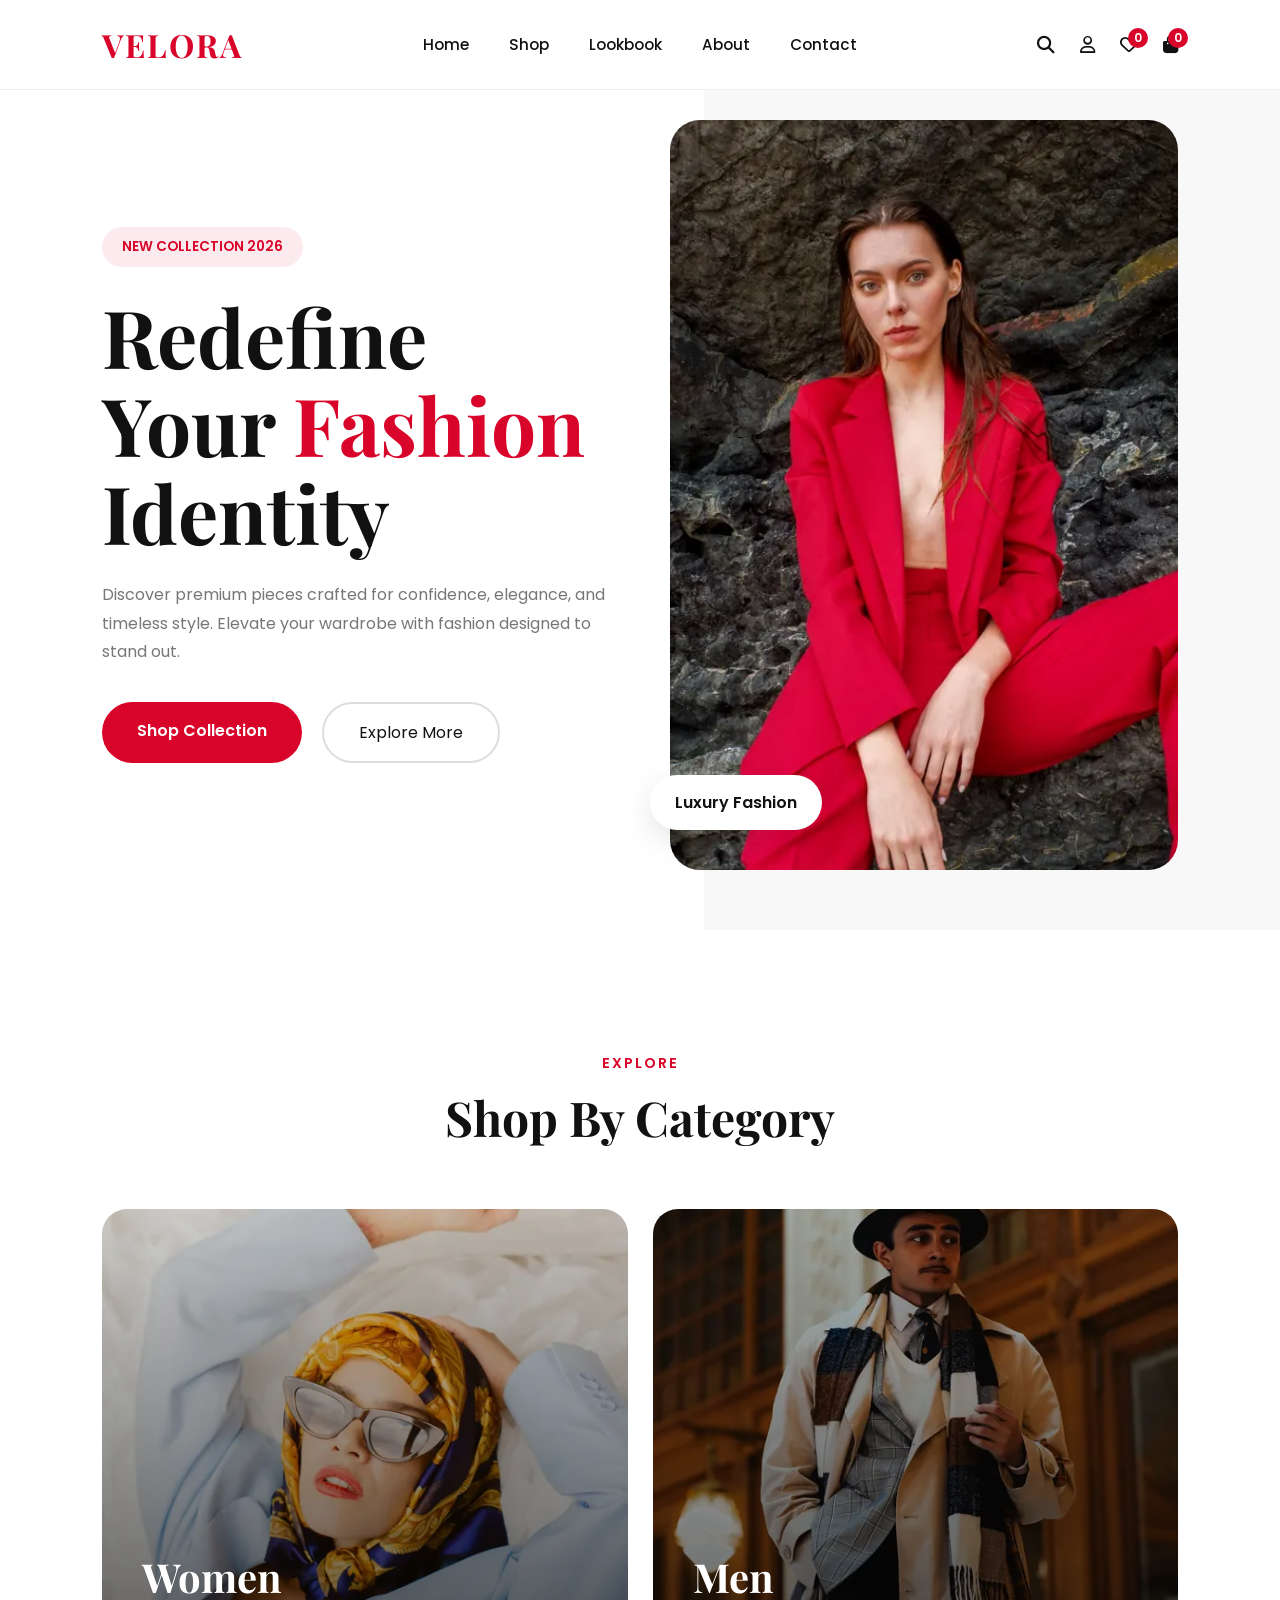
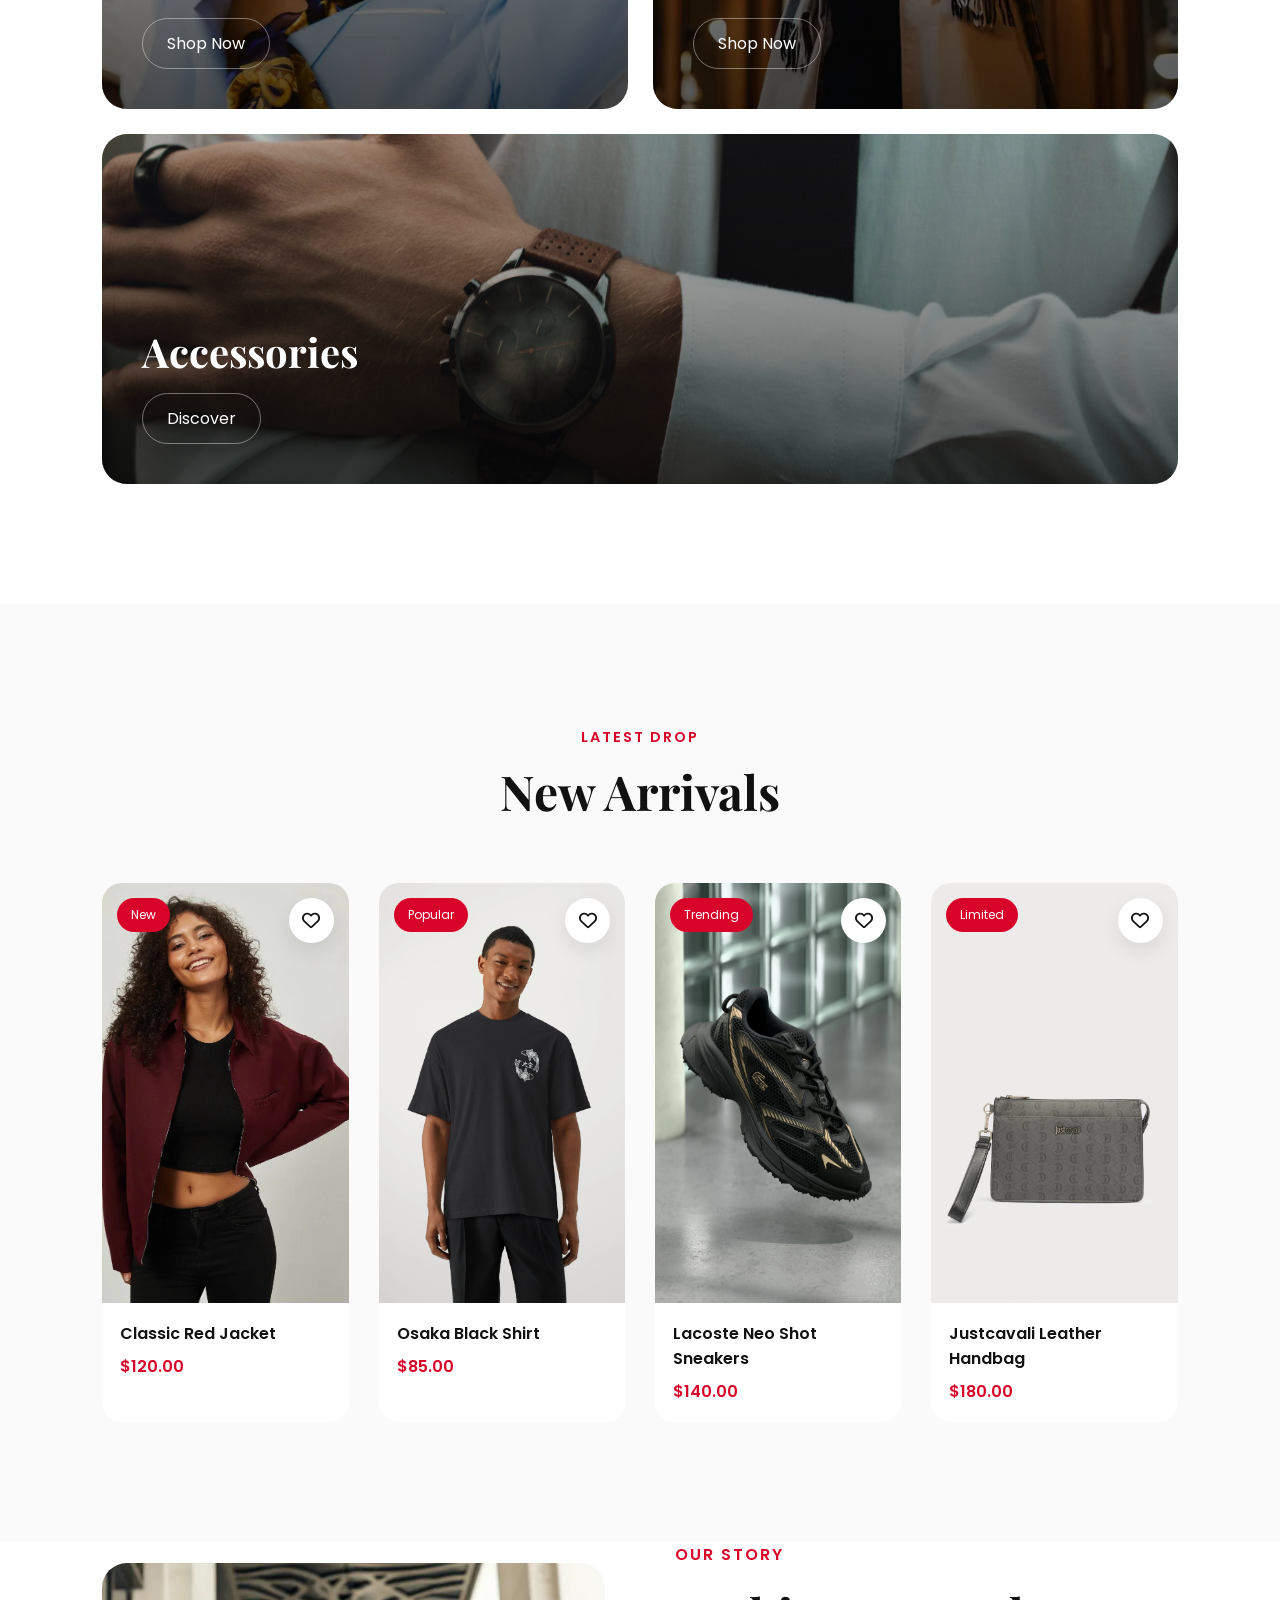
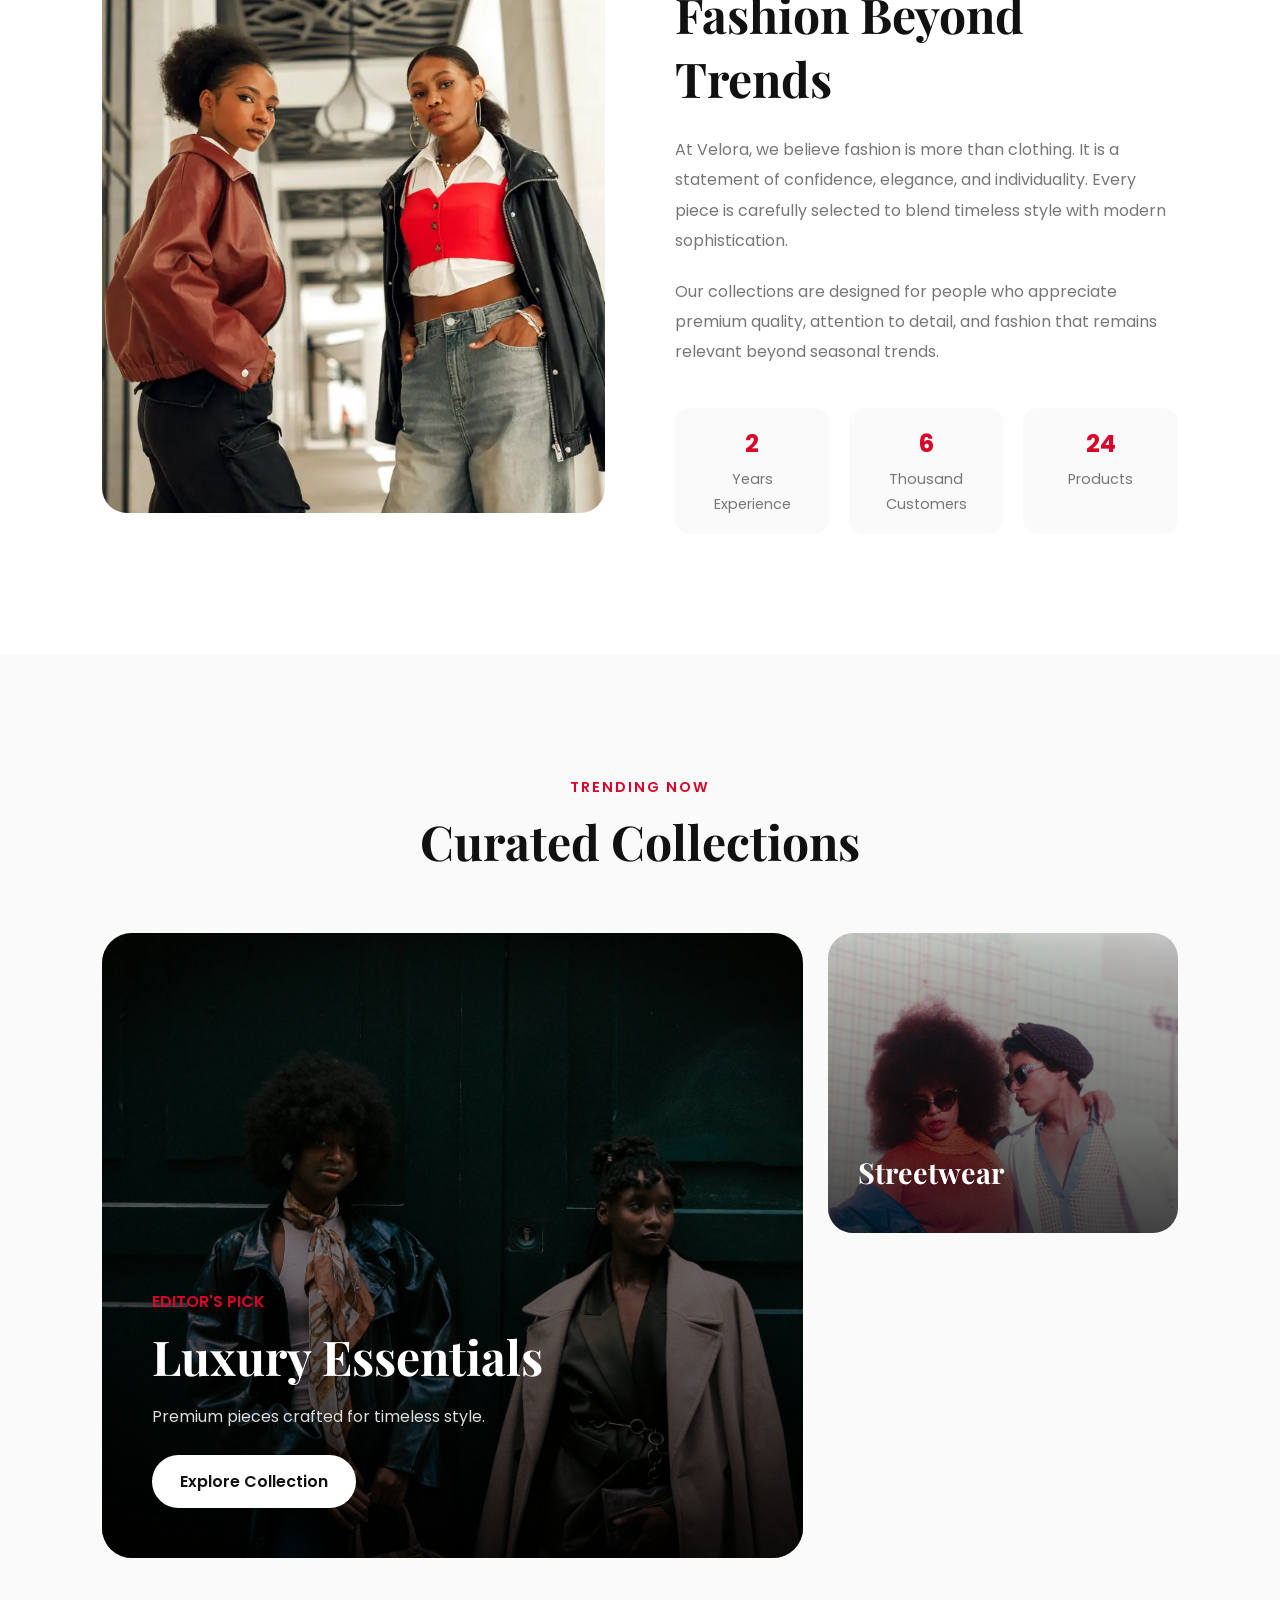
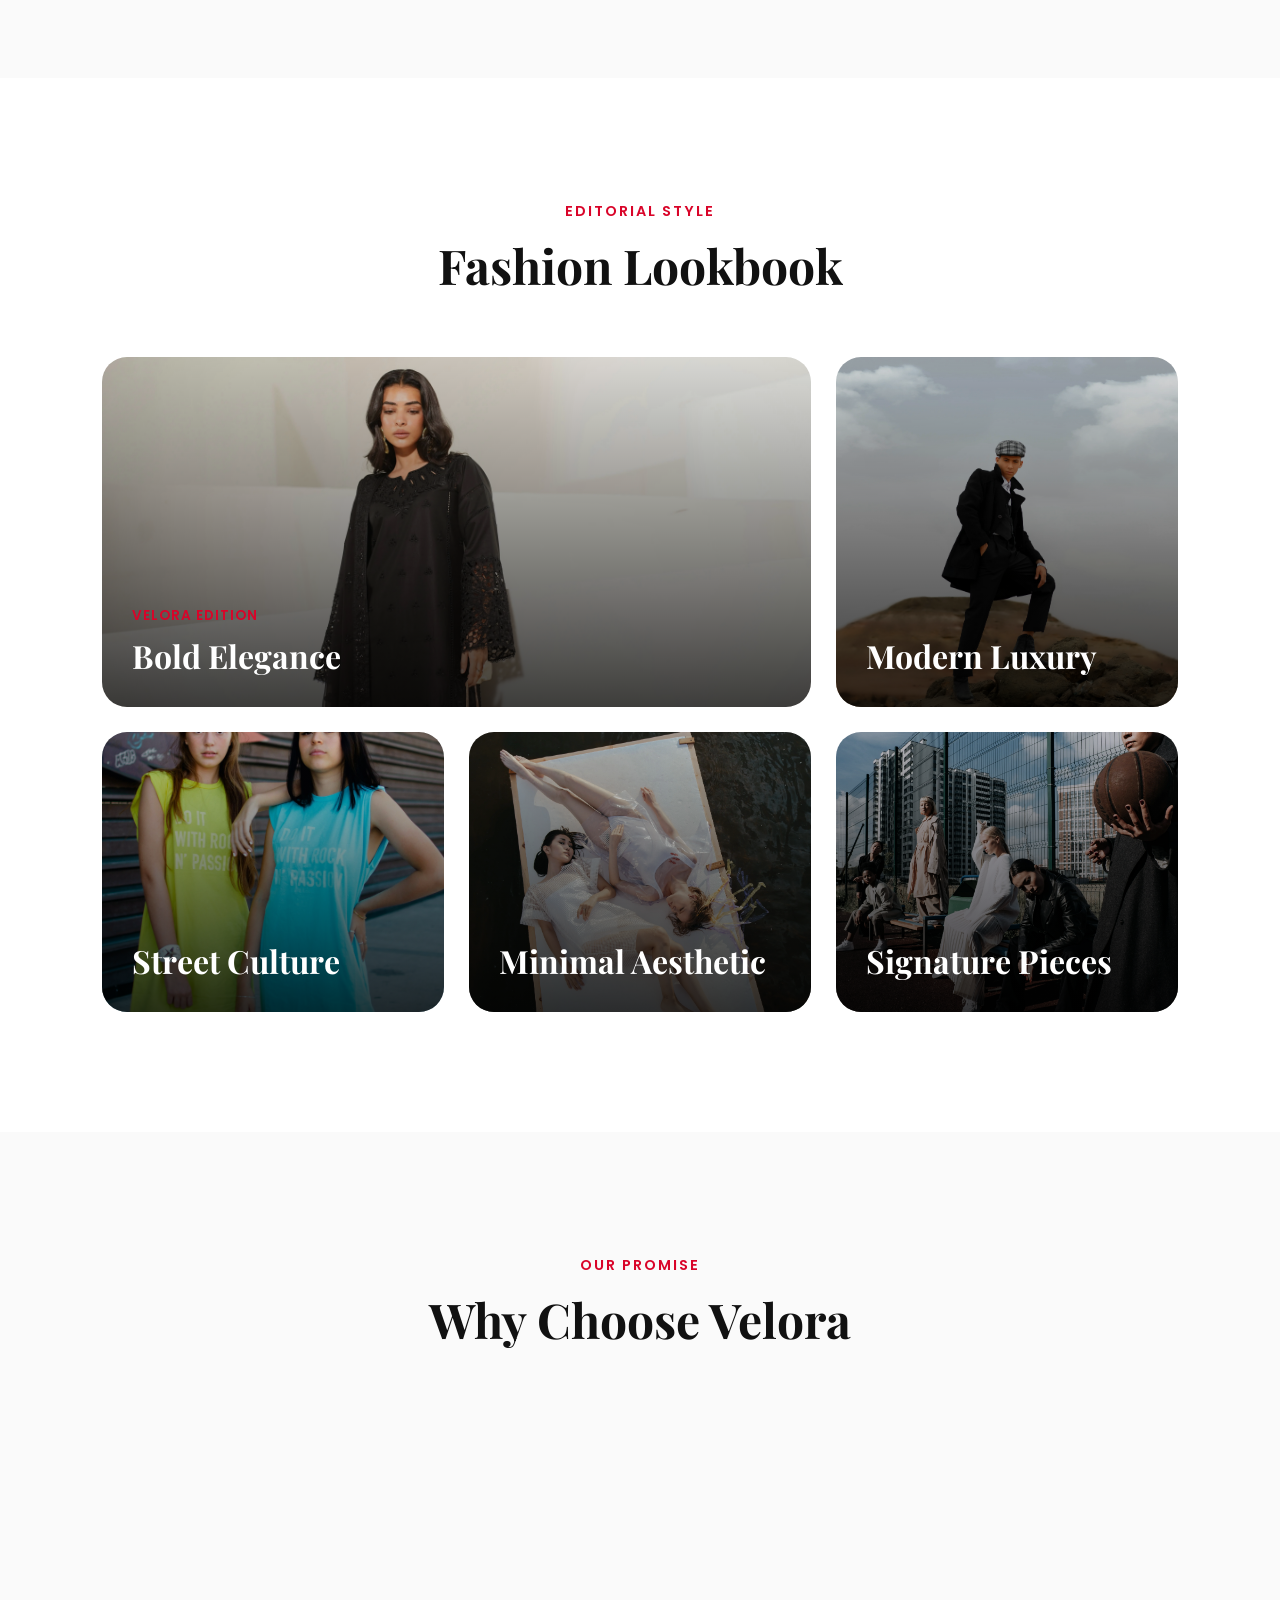
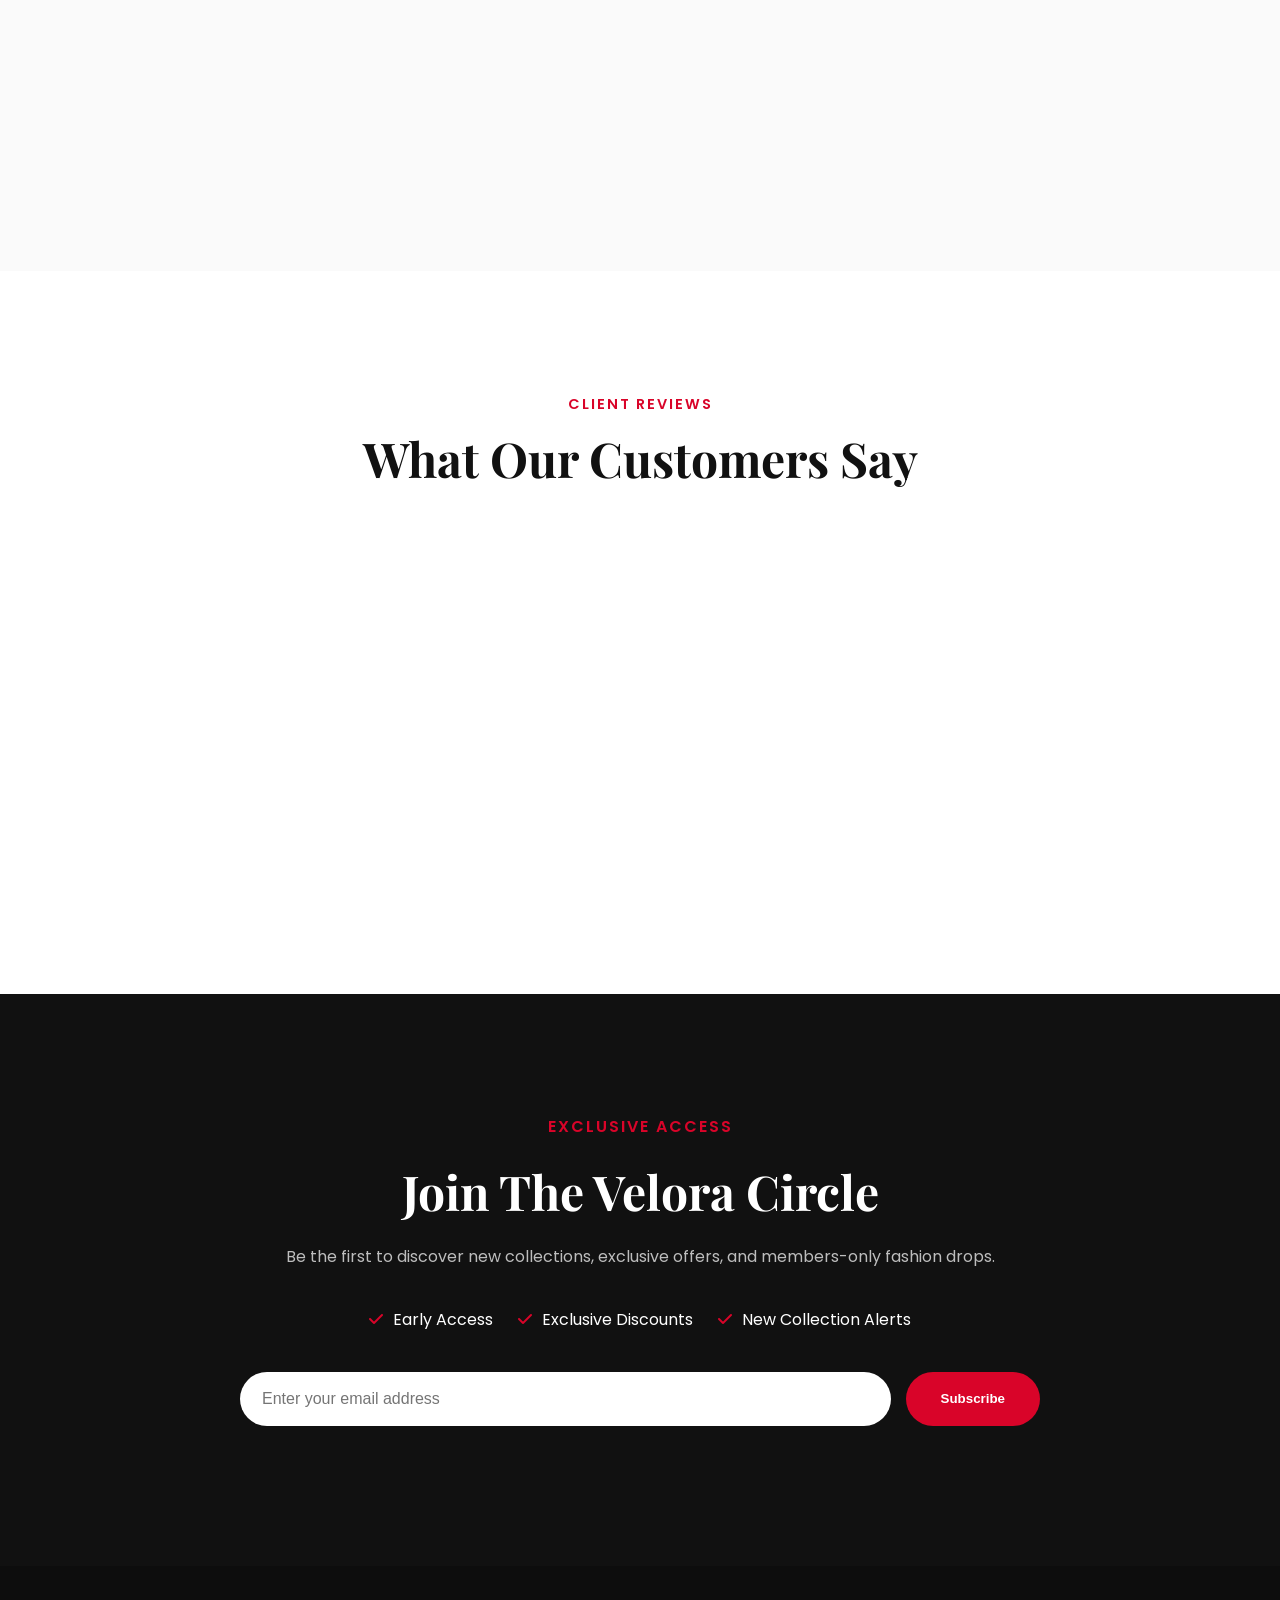
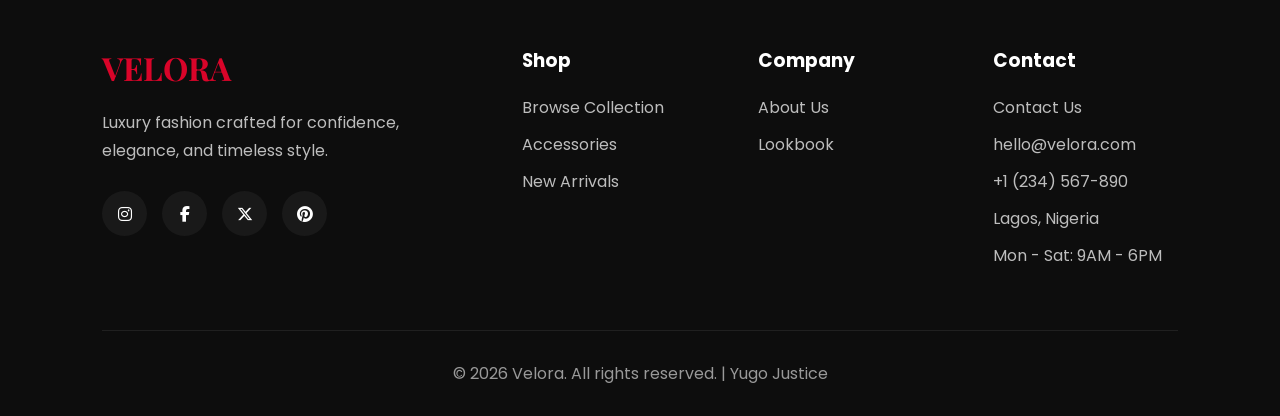
<file: index.html>
<!doctype html>
<html lang="en">
  <head>
    <meta charset="UTF-8" />
    <meta name="viewport" content="width=device-width, initial-scale=1.0" />

    <title>VELORA</title>

    <!-- FAVICON -->
    <link rel="icon" type="image/png" href="images/vel.png" />

    <!-- Google Fonts -->
    <link
      href="https://fonts.googleapis.com/css2?family=Playfair+Display:wght@500;700&family=Poppins:wght@300;400;500;600&display=swap"
      rel="stylesheet"
    />

    <!-- Font Awesome -->
    <link
      rel="stylesheet"
      href="https://cdnjs.cloudflare.com/ajax/libs/font-awesome/6.5.1/css/all.min.css"
    />

    <link rel="stylesheet" href="style.css" />
  </head>
  <body>
    <!-- =====================================================================================
         NAVBAR
    ===================================================================================== -->

    <nav class="navbar">
      <div class="logo">VELORA</div>

      <!-- MOBILE ACTIONS -->
      <div class="mobile-actions">
        <a href="account.html" id="mobileAccountLink">
          <i class="fa-regular fa-user"></i>
        </a>

        <a href="cart.html" class="cart-icon-wrapper">
          <i class="fa-solid fa-bag-shopping"></i>
          <span id="mobileCartCount">0</span>
        </a>

        <div class="menu-btn">
          <i class="fa-solid fa-bars"></i>
        </div>
      </div>

      <!-- NAV LINKS -->
      <ul class="nav-links">
        <li><a href="index.html">Home</a></li>

        <li><a href="shop.html">Shop</a></li>

        <li><a href="lookbook.html">Lookbook</a></li>

        <li><a href="about.html">About</a></li>

        <li><a href="contact.html">Contact</a></li>

        <!-- MOBILE ONLY ICONS -->
        <li class="mobile-icons">
          <button class="mobile-search-btn">
            <i class="fa-solid fa-search"></i>
          </button>

          <a href="wishlist.html" class="wishlist-icon-wrapper">
            <i class="fa-regular fa-heart"></i>
            <span id="mobileWishlistCount">0</span>
          </a>
        </li>
      </ul>

      <!-- DESKTOP ICONS -->
      <div class="nav-icons">
        <i class="fa-solid fa-search search-btn"></i>

        <a href="account.html" id="desktopAccountLink">
          <i class="fa-regular fa-user"></i>
        </a>

        <a href="wishlist.html" class="wishlist-icon-wrapper">
          <i class="fa-regular fa-heart"></i>

          <span id="wishlistCount">0</span>
        </a>

        <a href="cart.html" class="cart-icon-wrapper">
          <i class="fa-solid fa-bag-shopping"></i>

          <span id="desktopCartCount">0</span>
        </a>
      </div>
    </nav>

    <!-- Hero Section ----------------------------------------------------------------------------------->
    <section class="hero">
      <div class="hero-content">
        <span class="hero-tag"> NEW COLLECTION 2026 </span>

        <h1>
          Redefine Your
          <span>Fashion</span>
          Identity
        </h1>

        <p>
          Discover premium pieces crafted for confidence, elegance, and timeless
          style. Elevate your wardrobe with fashion designed to stand out.
        </p>

        <div class="hero-buttons">
          <a href="shop.html" class="shop-btn"> Shop Collection </a>

          <a href="lookbook.html" class="explore-btn"> Explore More </a>
        </div>
      </div>

      <div class="hero-image">
        <img src="images/hero.webp" alt="Fashion Model" />

        <div class="hero-badge">Luxury Fashion</div>
      </div>
    </section>

    <!-- ================================================================================================
     SHOP BY CATEGORY SECTION
=========================== -->

    <section class="categories">
      <div class="section-title">
        <span>EXPLORE</span>

        <h2>Shop By Category</h2>
      </div>

      <div class="category-grid">
        <div class="category-card large">
          <img src="images/women.webp" alt="Women" loading="lazy" />

          <div class="overlay">
            <h3>Women</h3>
            <a href="shop.html">Shop Now</a>
          </div>
        </div>

        <div class="category-card large">
          <img src="images/men.webp" alt="Men" loading="lazy" />

          <div class="overlay">
            <h3>Men</h3>
            <a href="shop.html">Shop Now</a>
          </div>
        </div>

        <div class="category-card wide">
          <img src="images/accessories.webp" alt="Accessories" loading="lazy" />

          <div class="overlay">
            <h3>Accessories</h3>
            <a href="shop.html">Discover</a>
          </div>
        </div>
      </div>
    </section>

    <!-- =========================================================================================================
     NEW ARRIVALS SECTION
=========================== -->

    <section class="new-arrivals">
      <div class="section-title">
        <span>LATEST DROP</span>

        <h2>New Arrivals</h2>
      </div>

      <div class="products-grid">
        <!-- PRODUCT 1 -->

        <div class="product-card">
          <div class="product-images">
            <span class="product-tag">New</span>

            <div
              class="wishlist"
              data-id="1"
              data-name="Classic Red Jacket"
              data-price="$120"
              data-image="images/product1.webp"
            >
              <i class="fa-regular fa-heart"></i>
            </div>

            <img src="images/product1.webp" alt="" loading="lazy" />

            <a href="product.html?id=1" class="quick-view"> Quick View </a>
          </div>

          <div class="product-info">
            <h3>Classic Red Jacket</h3>

            <p>$120.00</p>
          </div>
        </div>

        <!-- PRODUCT 2 -->

        <div class="product-card">
          <div class="product-images">
            <span class="product-tag">Popular</span>

            <div
              class="wishlist"
              data-id="2"
              data-name="Osaka Black Shirt"
              data-price="$85"
              data-image="images/product2.webp"
            >
              <i class="fa-regular fa-heart"></i>
            </div>
            <img src="images/product2.webp" alt="" loading="lazy" />

            <a href="product.html?id=2" class="quick-view"> Quick View </a>
          </div>

          <div class="product-info">
            <h3>Osaka Black Shirt</h3>

            <p>$85.00</p>
          </div>
        </div>

        <!-- PRODUCT 3 -->

        <div class="product-card">
          <div class="product-images">
            <span class="product-tag">Trending</span>

            <div
              class="wishlist"
              data-id="3"
              data-name="Lacoste Neo Shot Sneakers"
              data-price="$140"
              data-image="images/product3.webp"
            >
              <i class="fa-regular fa-heart"></i>
            </div>

            <img src="images/product3.webp" alt="" loading="lazy" />

            <a href="product.html?id=3" class="quick-view"> Quick View </a>
          </div>

          <div class="product-info">
            <h3>Lacoste Neo Shot Sneakers</h3>

            <p>$140.00</p>
          </div>
        </div>

        <!-- PRODUCT 4 -->

        <div class="product-card">
          <div class="product-images">
            <span class="product-tag">Limited</span>

            <div
              class="wishlist"
              data-id="4"
              data-name="Justcavali Leather Handbag"
              data-price="$145"
              data-image="images/product4.webp"
            >
              <i class="fa-regular fa-heart"></i>
            </div>

            <img src="images/product4.webp" alt="" loading="lazy" />

            <a href="product.html?id=4" class="quick-view"> Quick View </a>
          </div>

          <div class="product-info">
            <h3>Justcavali Leather Handbag</h3>

            <p>$180.00</p>
          </div>
        </div>
      </div>
    </section>

    <!-- ==========================================================================================================
     BRAND STORY SECTION
=========================== -->

    <section class="brand-story">
      <div class="brand-image">
        <img src="images/story.webp" alt="Brand Story" loading="lazy" />
      </div>

      <div class="brand-content">
        <span class="story-tag"> OUR STORY </span>

        <h2>Fashion Beyond Trends</h2>

        <p>
          At Velora, we believe fashion is more than clothing. It is a statement
          of confidence, elegance, and individuality. Every piece is carefully
          selected to blend timeless style with modern sophistication.
        </p>

        <p>
          Our collections are designed for people who appreciate premium
          quality, attention to detail, and fashion that remains relevant beyond
          seasonal trends.
        </p>

        <div class="story-stats">
          <div class="stat-box">
            <h3 class="counter" data-target="10">0</h3>

            <span>Years Experience</span>
          </div>

          <div class="stat-box">
            <h3 class="counter" data-target="50">0</h3>

            <span>Thousand Customers</span>
          </div>

          <div class="stat-box">
            <h3 class="counter" data-target="200">0</h3>

            <span>Products</span>
          </div>
        </div>
      </div>
    </section>

    <!-- ========================================================================================================
     TRENDING COLLECTION SECTION
=========================== -->

    <section class="trending-collection">
      <div class="section-title">
        <span>TRENDING NOW</span>

        <h2>Curated Collections</h2>
      </div>

      <div class="collection-layout">
        <!-- Large Feature -->

        <div class="collection-feature">
          <img
            src="images/collection-main.webp"
            alt="Featured Collection"
            loading="lazy"
          />

          <div class="collection-overlay">
            <span>EDITOR'S PICK</span>

            <h3>Luxury Essentials</h3>

            <p>Premium pieces crafted for timeless style.</p>

            <a href="shop.html"> Explore Collection </a>
          </div>
        </div>

        <!-- Small Card 1 -->

        <div class="collection-small">
          <img src="images/streetwear.webp" alt="Streetwear" loading="lazy" />

          <div class="small-overlay">
            <h3>Streetwear</h3>

            <!-- <a href="#">View</a> -->
          </div>
        </div>

        <!-- Small Card 2 -->

        <div class="collection-small">
          <img
            src="images/accessories-2.webp"
            alt="Accessories"
            loading="lazy"
          />

          <div class="small-overlay">
            <h3>Accessories</h3>

            <!-- <a href="#">View</a> -->
          </div>
        </div>
      </div>
    </section>

    <!-- ====================================================================================================
     FASHION LOOKBOOK SECTION
=========================== -->

    <section class="lookbook">
      <div class="section-title">
        <span>EDITORIAL STYLE</span>

        <h2>Fashion Lookbook</h2>
      </div>

      <div class="lookbook-grid">
        <!-- Large Feature -->

        <div class="lookbook-item large">
          <img src="images/lookbook1.webp" alt="Lookbook" loading="lazy" />

          <div class="lookbook-overlay">
            <span>VELORA EDITION</span>

            <h3>Bold Elegance</h3>
          </div>
        </div>

        <!-- Medium -->

        <div class="lookbook-item">
          <img src="images/lookbook2.webp" alt="Lookbook" loading="lazy" />

          <div class="lookbook-overlay">
            <h3>Modern Luxury</h3>
          </div>
        </div>

        <!-- Bottom Row -->

        <div class="lookbook-item">
          <img src="images/lookbook3.webp" alt="Lookbook" loading="lazy" />

          <div class="lookbook-overlay">
            <h3>Street Culture</h3>
          </div>
        </div>

        <div class="lookbook-item">
          <img src="images/lookbook4.webp" alt="Lookbook" loading="lazy" />

          <div class="lookbook-overlay">
            <h3>Minimal Aesthetic</h3>
          </div>
        </div>

        <div class="lookbook-item">
          <img src="images/lookbook5.webp" alt="Lookbook" loading="lazy" />

          <div class="lookbook-overlay">
            <h3>Signature Pieces</h3>
          </div>
        </div>
      </div>
    </section>

    <!-- ==================================================================================================
     WHY CHOOSE VELORA SECTION
=========================== -->

    <section class="why-choose">
      <div class="section-title">
        <span>OUR PROMISE</span>

        <h2>Why Choose Velora</h2>
      </div>

      <div class="features-grid">
        <!-- Feature 1 -->

        <div class="feature-card">
          <div class="feature-icon">
            <i class="fa-solid fa-truck-fast"></i>
          </div>

          <h3>Free Shipping</h3>

          <p>
            Enjoy free delivery on qualifying orders with fast nationwide
            shipping.
          </p>
        </div>

        <!-- Feature 2 -->

        <div class="feature-card">
          <div class="feature-icon">
            <i class="fa-solid fa-star"></i>
          </div>

          <h3>Premium Quality</h3>

          <p>
            Carefully selected materials and craftsmanship for lasting elegance.
          </p>
        </div>

        <!-- Feature 3 -->

        <div class="feature-card">
          <div class="feature-icon">
            <i class="fa-solid fa-shield-halved"></i>
          </div>

          <h3>Secure Payments</h3>

          <p>
            Protected transactions and trusted payment methods for peace of
            mind.
          </p>
        </div>

        <!-- Feature 4 -->

        <div class="feature-card">
          <div class="feature-icon">
            <i class="fa-solid fa-bolt"></i>
          </div>

          <h3>Fast Delivery</h3>

          <p>Quick processing and reliable shipping straight to your door.</p>
        </div>
      </div>
    </section>

    <!-- ======================================================================================================
     TESTIMONIALS SECTION
=========================== -->

    <section class="testimonials">
      <div class="section-title">
        <span>CLIENT REVIEWS</span>

        <h2>What Our Customers Say</h2>
      </div>

      <div class="testimonials-grid">
        <!-- Testimonial 1 -->

        <div class="testimonial-card">
          <div class="stars">
            <i class="fa-solid fa-star"></i>
            <i class="fa-solid fa-star"></i>
            <i class="fa-solid fa-star"></i>
            <i class="fa-solid fa-star"></i>
            <i class="fa-solid fa-star"></i>
          </div>

          <p>
            The quality exceeded my expectations. Everything feels premium and
            the delivery was incredibly fast.
          </p>

          <div class="customer">
            <img src="images/customer1.webp" alt="Customer" loading="lazy" />

            <div>
              <h4>Sarah Johnson</h4>

              <span>Loyal Customer</span>
            </div>
          </div>
        </div>

        <!-- Testimonial 2 -->

        <div class="testimonial-card">
          <div class="stars">
            <i class="fa-solid fa-star"></i>
            <i class="fa-solid fa-star"></i>
            <i class="fa-solid fa-star"></i>
            <i class="fa-solid fa-star"></i>
            <i class="fa-solid fa-star"></i>
          </div>

          <p>
            Velora has become my go-to fashion store. The pieces are stylish,
            modern, and worth every penny.
          </p>

          <div class="customer">
            <img src="images/customer2.webp" alt="Customer" loading="lazy" />

            <div>
              <h4>David Smith</h4>

              <span>Fashion Enthusiast</span>
            </div>
          </div>
        </div>

        <!-- Testimonial 3 -->

        <div class="testimonial-card">
          <div class="stars">
            <i class="fa-solid fa-star"></i>
            <i class="fa-solid fa-star"></i>
            <i class="fa-solid fa-star"></i>
            <i class="fa-solid fa-star"></i>
            <i class="fa-solid fa-star"></i>
          </div>

          <p>
            Excellent customer service and premium quality products. I'll
            definitely be shopping here again.
          </p>

          <div class="customer">
            <img src="images/customer3.webp" alt="Customer" loading="lazy" />

            <div>
              <h4>Emily Carter</h4>

              <span>Verified Buyer</span>
            </div>
          </div>
        </div>
      </div>
    </section>

    <!-- ========================================================================================================
     NEWSLETTER CTA SECTION
=========================== -->

    <section class="newsletter">
      <div class="newsletter-content">
        <span>EXCLUSIVE ACCESS</span>

        <h2>Join The Velora Circle</h2>

        <p>
          Be the first to discover new collections, exclusive offers, and
          members-only fashion drops.
        </p>

        <div class="newsletter-benefits">
          <div class="benefit">
            <i class="fa-solid fa-check"></i>
            Early Access
          </div>

          <div class="benefit">
            <i class="fa-solid fa-check"></i>
            Exclusive Discounts
          </div>

          <div class="benefit">
            <i class="fa-solid fa-check"></i>
            New Collection Alerts
          </div>
        </div>

        <form class="newsletter-form">
          <input type="email" placeholder="Enter your email address" required />

          <button type="submit">Subscribe</button>
        </form>

        <p class="newsletter-message"></p>
      </div>
    </section>

    <!-- ========================================================================================================
     FOOTER
=========================== -->

    <footer class="footer">
      <div class="footer-container">
        <!-- Brand -->

        <div class="footer-column">
          <h2 class="footer-logo">VELORA</h2>

          <p>
            Luxury fashion crafted for confidence, elegance, and timeless style.
          </p>

          <div class="footer-socials">
            <a href="#">
              <i class="fa-brands fa-instagram"></i>
            </a>

            <a href="#">
              <i class="fa-brands fa-facebook-f"></i>
            </a>

            <a href="#">
              <i class="fa-brands fa-x-twitter"></i>
            </a>

            <a href="#">
              <i class="fa-brands fa-pinterest"></i>
            </a>
          </div>
        </div>

        <!-- Shop -->

        <div class="footer-column">
          <h3>Shop</h3>

          <a href="shop.html">Browse Collection</a>
          <a href="shop.html">Accessories</a>
          <a href="shop.html">New Arrivals</a>
        </div>

        <!-- Company -->

        <div class="footer-column">
          <h3>Company</h3>

          <a href="about.html">About Us</a>
          <a href="lookbook.html">Lookbook</a>
        </div>

        <!-- Contact -->

        <div class="footer-column">
          <h3>Contact</h3>

          <a href="contact.html">Contact Us</a>

          <a href="mailto:hello@velora.com"> hello@velora.com </a>

          <a href="tel:+1234567890"> +1 (234) 567-890 </a>

          <a href="#"> Lagos, Nigeria </a>

          <a href="#"> Mon - Sat: 9AM - 6PM </a>
        </div>
      </div>

      <div class="footer-bottom">
        <p>© 2026 Velora. All rights reserved. | Yugo Justice</p>
      </div>
    </footer>

    <!-- =====================================================================================
     SEARCH OVERLAY
===================================================================================== -->

    <div class="search-overlay">
      <div class="search-overlay-content">
        <button class="close-search">
          <i class="fa-solid fa-xmark"></i>
        </button>

        <span class="search-label"> SEARCH PRODUCTS </span>

        <h2>Find Your Next Favourite Piece</h2>

        <div class="search-box">
          <i class="fa-solid fa-magnifying-glass"></i>

          <input
            type="text"
            id="searchInput"
            placeholder="Search jackets, shoes, bags..."
          />
        </div>

        <div id="searchResults" class="search-results"></div>

        <!-- POPULAR SEARCHES -->

        <div class="popular-searches">
          <h3>Popular Searches</h3>

          <div class="search-tags">
            <span class="search-tag">Jacket</span>

            <span class="search-tag">Shoes</span>

            <span class="search-tag">Bag</span>

            <span class="search-tag">Watch</span>
          </div>
        </div>
      </div>
    </div>

    <script src="products.js"></script>
    <script src="script.js"></script>
  </body>
</html>
</file>
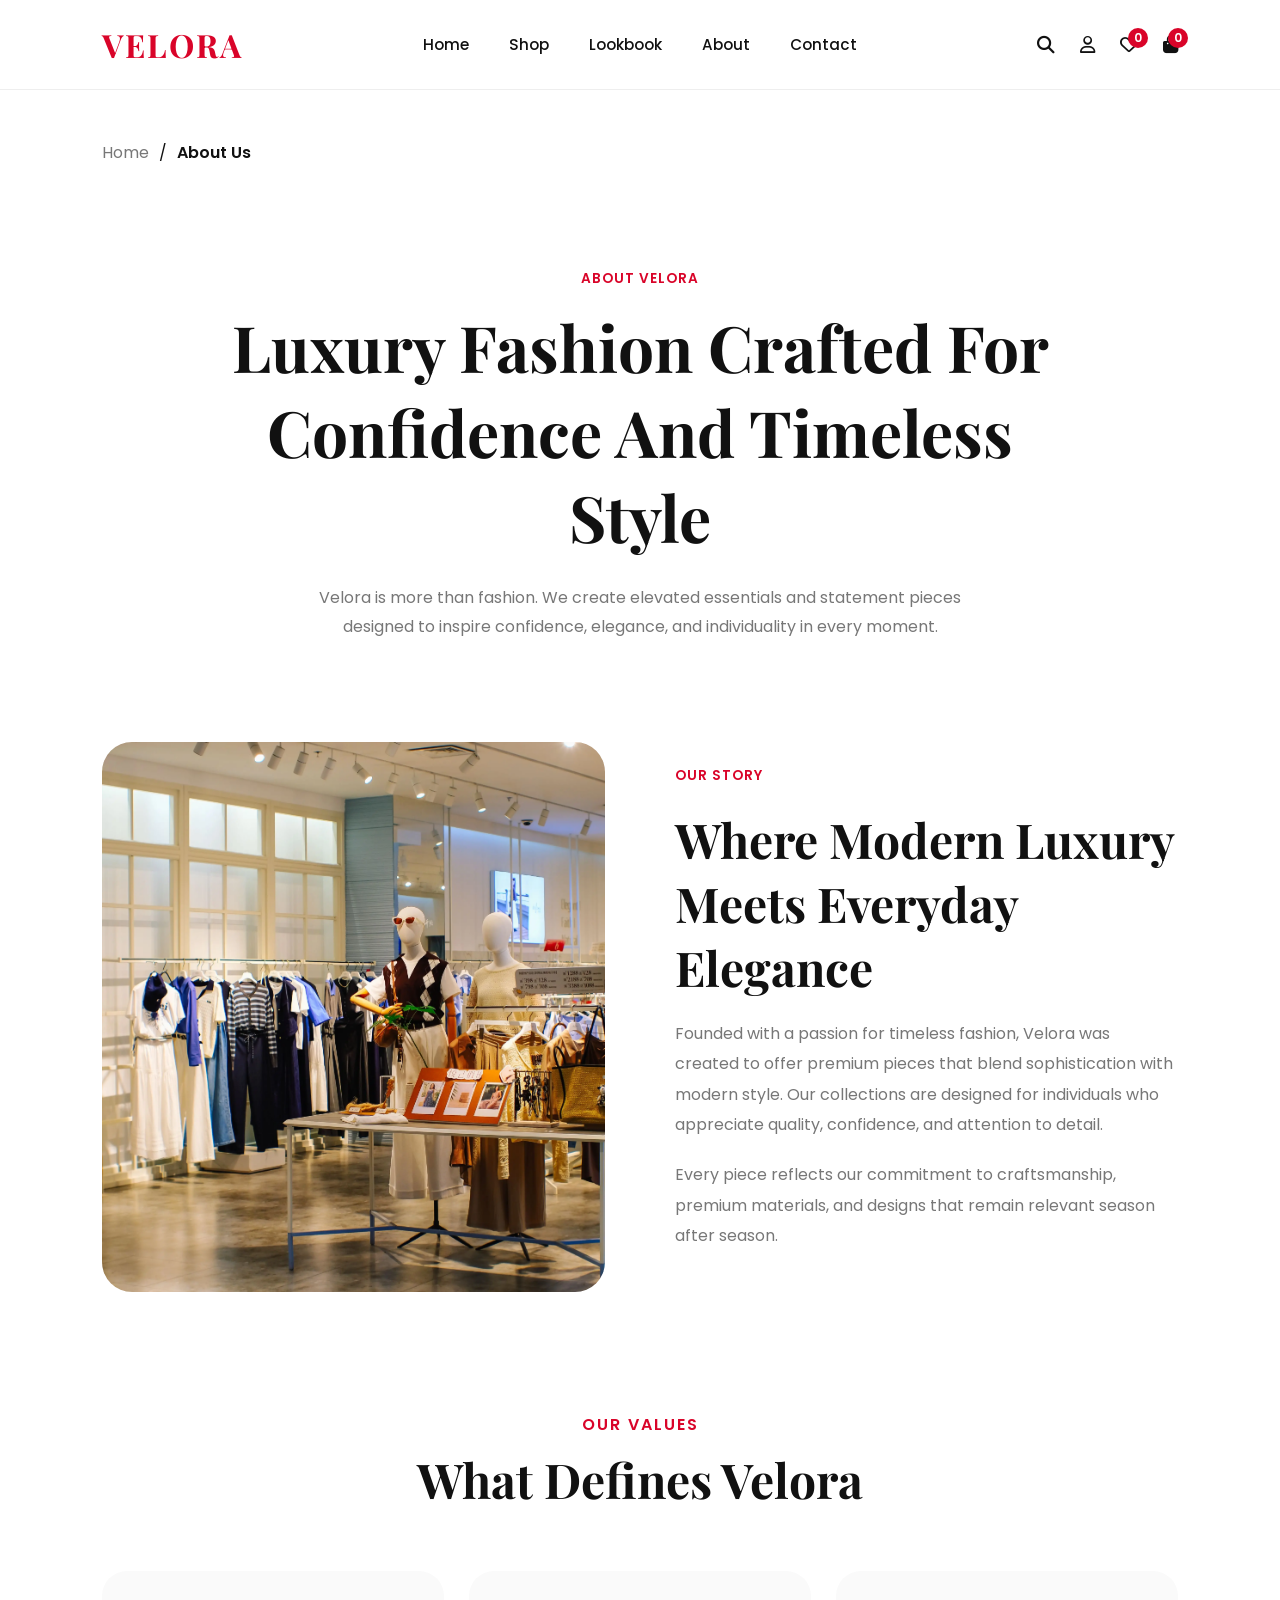
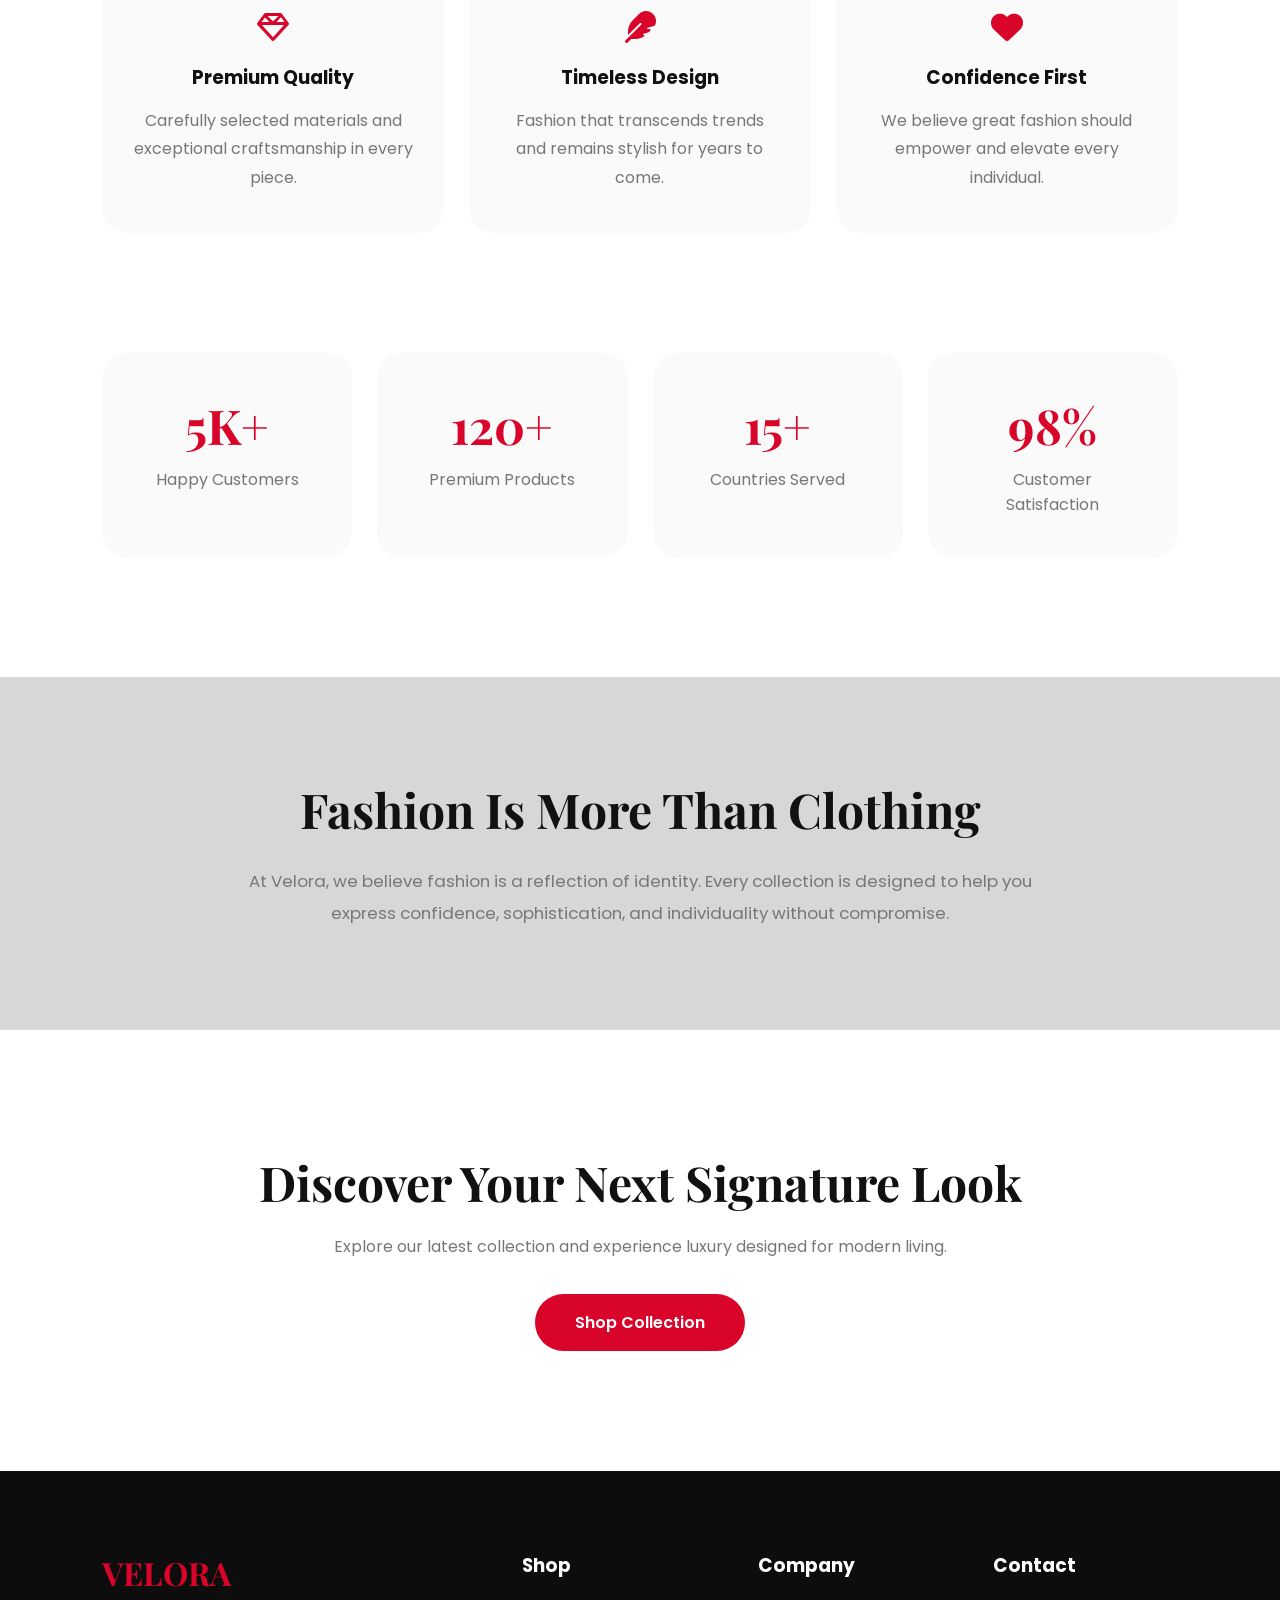
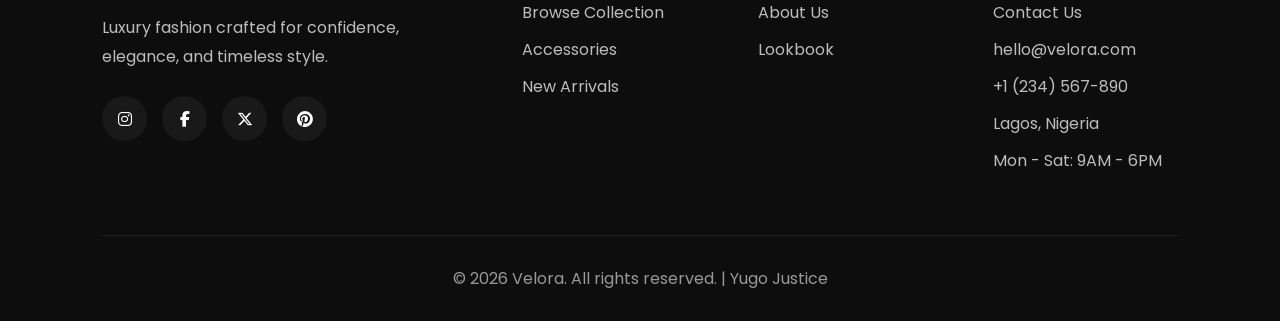
<file: about.html>
<!doctype html>
<html lang="en">
  <head>
    <meta charset="UTF-8" />

    <meta name="viewport" content="width=device-width, initial-scale=1.0" />

    <title>About Us | Velora</title>

    <!-- FAVICON -->
    <link rel="icon" type="image/png" href="images/vel.png" />

    <link rel="stylesheet" href="style.css" />

    <link
      href="https://fonts.googleapis.com/css2?family=Playfair+Display:wght@500;700&family=Poppins:wght@300;400;500;600&display=swap"
      rel="stylesheet"
    />

    <link
      rel="stylesheet"
      href="https://cdnjs.cloudflare.com/ajax/libs/font-awesome/6.5.1/css/all.min.css"
    />
  </head>

  <body>
    <!-- =====================================================================================
         NAVBAR
    ===================================================================================== -->

    <nav class="navbar">
      <a href="index.html" class="logo">VELORA</a>

      <!-- MOBILE ACTIONS -->
      <div class="mobile-actions">
        <a href="account.html" id="mobileAccountLink">
          <i class="fa-regular fa-user"></i>
        </a>

        <a href="cart.html" class="cart-icon-wrapper">
          <i class="fa-solid fa-bag-shopping"></i>
          <span id="mobileCartCount">0</span>
        </a>

        <div class="menu-btn">
          <i class="fa-solid fa-bars"></i>
        </div>
      </div>

      <!-- NAV LINKS -->
      <ul class="nav-links">
        <li><a href="index.html">Home</a></li>

        <li><a href="shop.html">Shop</a></li>

        <li><a href="lookbook.html">Lookbook</a></li>

        <li><a href="about.html">About</a></li>

        <li><a href="contact.html">Contact</a></li>

        <!-- MOBILE ONLY ICONS -->
        <li class="mobile-icons">
          <button class="mobile-search-btn">
            <i class="fa-solid fa-search"></i>
          </button>

          <a href="wishlist.html" class="wishlist-icon-wrapper">
            <i class="fa-regular fa-heart"></i>
            <span id="mobileWishlistCount">0</span>
          </a>
        </li>
      </ul>

      <!-- DESKTOP ICONS -->
      <div class="nav-icons">
        <i class="fa-solid fa-search search-btn"></i>

        <a href="account.html" id="desktopAccountLink">
          <i class="fa-regular fa-user"></i>
        </a>

        <a href="wishlist.html" class="wishlist-icon-wrapper">
          <i class="fa-regular fa-heart"></i>

          <span id="wishlistCount">0</span>
        </a>

        <a href="cart.html" class="cart-icon-wrapper">
          <i class="fa-solid fa-bag-shopping"></i>

          <span id="desktopCartCount">0</span>
        </a>
      </div>
    </nav>

    <!-- =====================================================================================
         BREADCRUMB
    ===================================================================================== -->

    <section class="breadcrumb">
      <a href="index.html">Home</a>

      <span>/</span>

      <p>About Us</p>
    </section>

    <!-- =====================================================================================
         ABOUT HERO
    ===================================================================================== -->

    <section class="about-hero">
      <span class="about-tag">ABOUT VELORA</span>

      <h1>Luxury Fashion Crafted For Confidence And Timeless Style</h1>

      <p>
        Velora is more than fashion. We create elevated essentials and statement
        pieces designed to inspire confidence, elegance, and individuality in
        every moment.
      </p>
    </section>

    <!-- =====================================================================================
         BRAND STORY
    ===================================================================================== -->

    <section class="brand-story">
      <div class="brand-story-image">
        <img src="images/about-story.webp" alt="Velora Fashion Collection" />
      </div>

      <div class="brand-story-content">
        <span>OUR STORY</span>

        <h2>Where Modern Luxury Meets Everyday Elegance</h2>

        <p>
          Founded with a passion for timeless fashion, Velora was created to
          offer premium pieces that blend sophistication with modern style. Our
          collections are designed for individuals who appreciate quality,
          confidence, and attention to detail.
        </p>

        <p>
          Every piece reflects our commitment to craftsmanship, premium
          materials, and designs that remain relevant season after season.
        </p>
      </div>
    </section>

    <!-- =====================================================================================
         VALUES
    ===================================================================================== -->

    <section class="about-values">
      <div class="section-heading">
        <span>OUR VALUES</span>

        <h2>What Defines Velora</h2>
      </div>

      <div class="values-grid">
        <div class="value-card">
          <i class="fa-regular fa-gem"></i>

          <h3>Premium Quality</h3>

          <p>
            Carefully selected materials and exceptional craftsmanship in every
            piece.
          </p>
        </div>

        <div class="value-card">
          <i class="fa-solid fa-feather"></i>

          <h3>Timeless Design</h3>

          <p>
            Fashion that transcends trends and remains stylish for years to
            come.
          </p>
        </div>

        <div class="value-card">
          <i class="fa-solid fa-heart"></i>

          <h3>Confidence First</h3>

          <p>
            We believe great fashion should empower and elevate every
            individual.
          </p>
        </div>
      </div>
    </section>

    <!-- =====================================================================================
         STATS
    ===================================================================================== -->

    <section class="about-stats">
      <div class="stat-card">
        <h2>5K+</h2>

        <p>Happy Customers</p>
      </div>

      <div class="stat-card">
        <h2>120+</h2>

        <p>Premium Products</p>
      </div>

      <div class="stat-card">
        <h2>15+</h2>

        <p>Countries Served</p>
      </div>

      <div class="stat-card">
        <h2>98%</h2>

        <p>Customer Satisfaction</p>
      </div>
    </section>

    <!-- =====================================================================================
         VISION
    ===================================================================================== -->

    <section class="about-vision">
      <h2>Fashion Is More Than Clothing</h2>

      <p>
        At Velora, we believe fashion is a reflection of identity. Every
        collection is designed to help you express confidence, sophistication,
        and individuality without compromise.
      </p>
    </section>

    <!-- =====================================================================================
         CTA
    ===================================================================================== -->

    <section class="about-cta">
      <h2>Discover Your Next Signature Look</h2>

      <p>
        Explore our latest collection and experience luxury designed for modern
        living.
      </p>

      <a href="shop.html" class="cta-btn"> Shop Collection </a>
    </section>

    <!-- ========================================================================================================
     FOOTER
=========================== -->

    <footer class="footer">
      <div class="footer-container">
        <!-- Brand -->

        <div class="footer-column">
          <h2 class="footer-logo">VELORA</h2>

          <p>
            Luxury fashion crafted for confidence, elegance, and timeless style.
          </p>

          <div class="footer-socials">
            <a href="#">
              <i class="fa-brands fa-instagram"></i>
            </a>

            <a href="#">
              <i class="fa-brands fa-facebook-f"></i>
            </a>

            <a href="#">
              <i class="fa-brands fa-x-twitter"></i>
            </a>

            <a href="#">
              <i class="fa-brands fa-pinterest"></i>
            </a>
          </div>
        </div>

        <!-- Shop -->

        <div class="footer-column">
          <h3>Shop</h3>

          <a href="shop.html">Browse Collection</a>
          <a href="shop.html">Accessories</a>
          <a href="shop.html">New Arrivals</a>
        </div>

        <!-- Company -->

        <div class="footer-column">
          <h3>Company</h3>

          <a href="about.html">About Us</a>
          <a href="lookbook.html">Lookbook</a>
        </div>

        <!-- Contact -->

        <div class="footer-column">
          <h3>Contact</h3>

          <a href="contact.html">Contact Us</a>

          <a href="mailto:hello@velora.com"> hello@velora.com </a>

          <a href="tel:+1234567890"> +1 (234) 567-890 </a>

          <a href="#"> Lagos, Nigeria </a>

          <a href="#"> Mon - Sat: 9AM - 6PM </a>
        </div>
      </div>

      <div class="footer-bottom">
        <p>© 2026 Velora. All rights reserved. | Yugo Justice</p>
      </div>
    </footer>

    <!-- =============================================================================
     BACK TO TOP BUTTON
=========================== -->

    <button class="back-to-top">
      <i class="fa-solid fa-arrow-up"></i>
    </button>

    <!-- =====================================================================================
     SEARCH OVERLAY
===================================================================================== -->

    <div class="search-overlay">
      <div class="search-overlay-content">
        <button class="close-search">
          <i class="fa-solid fa-xmark"></i>
        </button>

        <span class="search-label"> SEARCH PRODUCTS </span>

        <h2>Find Your Next Favourite Piece</h2>

        <div class="search-box">
          <i class="fa-solid fa-magnifying-glass"></i>

          <input
            type="text"
            id="searchInput"
            placeholder="Search jackets, shoes, bags..."
          />
        </div>

        <div id="searchResults" class="search-results"></div>

        <!-- POPULAR SEARCHES -->

        <div class="popular-searches">
          <h3>Popular Searches</h3>

          <div class="search-tags">
            <span class="search-tag">Jacket</span>

            <span class="search-tag">Shoes</span>

            <span class="search-tag">Bag</span>

            <span class="search-tag">Watch</span>
          </div>
        </div>
      </div>
    </div>

    <script src="products.js"></script>
    <script src="script.js"></script>
  </body>
</html>
</file>
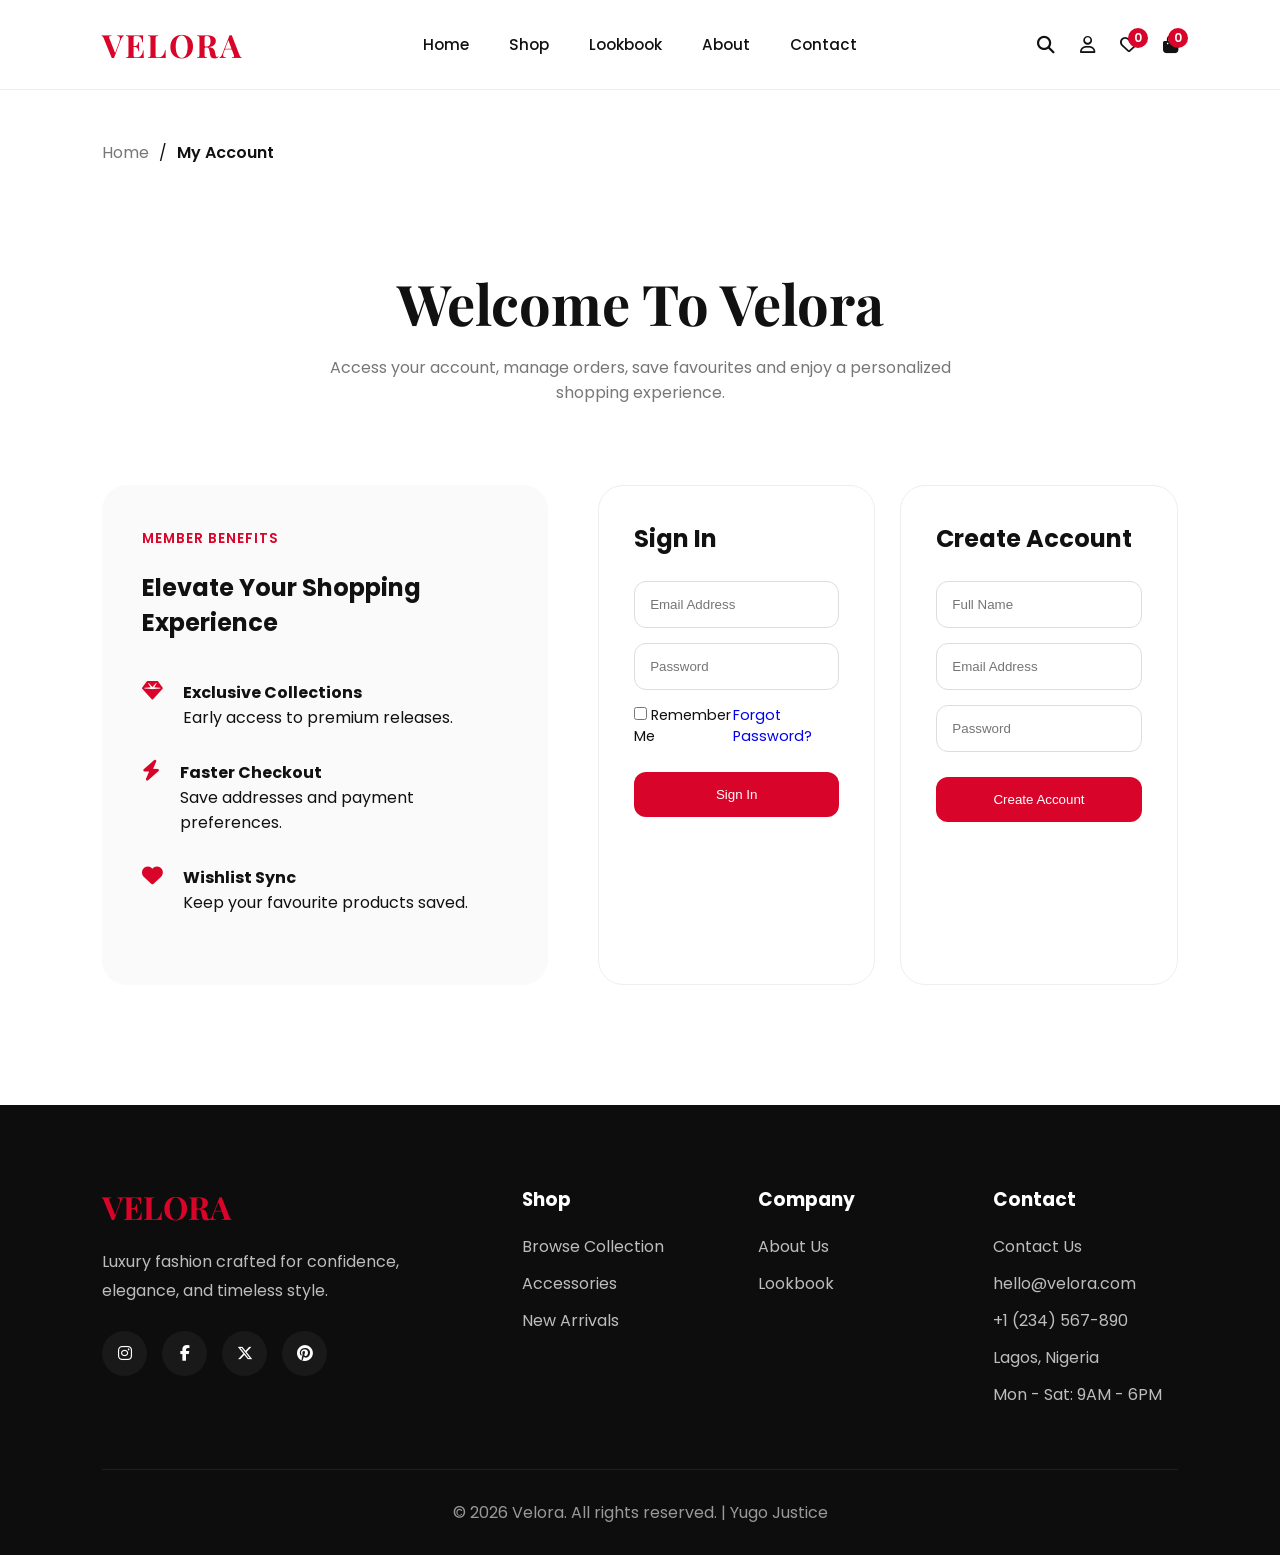
<file: account.html>
<!doctype html>
<html lang="en">
  <head>
    <meta charset="UTF-8" />

    <meta name="viewport" content="width=device-width, initial-scale=1.0" />

    <title>My Account | Velora</title>

    <!-- FAVICON -->
    <link rel="icon" type="image/png" href="images/vel.png" />

    <link rel="stylesheet" href="style.css" />

    <link
      href="https://fonts.googleapis.com/css2?family=Playfair+Display:wght@500;700&family=Poppins:wght@300;400;500;600&display=swap"
      rel="stylesheet"
    />

    <link
      rel="stylesheet"
      href="https://cdnjs.cloudflare.com/ajax/libs/font-awesome/6.5.1/css/all.min.css"
    />
  </head>

  <body>
    <!-- =====================================================================================
         NAVBAR
    ===================================================================================== -->
    <nav class="navbar">
      <a href="index.html" class="logo">VELORA</a>

      <!-- MOBILE ACTIONS -->
      <div class="mobile-actions">
        <a href="account.html" id="mobileAccountLink">
          <i class="fa-regular fa-user"></i>
        </a>

        <a href="cart.html" class="cart-icon-wrapper">
          <i class="fa-solid fa-bag-shopping"></i>
          <span id="mobileCartCount">0</span>
        </a>

        <div class="menu-btn">
          <i class="fa-solid fa-bars"></i>
        </div>
      </div>

      <!-- NAV LINKS -->
      <ul class="nav-links">
        <li><a href="index.html">Home</a></li>

        <li><a href="shop.html">Shop</a></li>

        <li><a href="lookbook.html">Lookbook</a></li>

        <li><a href="about.html">About</a></li>

        <li><a href="contact.html">Contact</a></li>

        <!-- MOBILE ONLY ICONS -->
        <li class="mobile-icons">
          <button class="mobile-search-btn">
            <i class="fa-solid fa-search"></i>
          </button>

          <a href="wishlist.html" class="wishlist-icon-wrapper">
            <i class="fa-regular fa-heart"></i>
            <span id="mobileWishlistCount">0</span>
          </a>
        </li>
      </ul>

      <!-- DESKTOP ICONS -->
      <div class="nav-icons">
        <i class="fa-solid fa-search search-btn"></i>

        <a href="account.html" id="desktopAccountLink">
          <i class="fa-regular fa-user"></i>
        </a>

        <a href="wishlist.html" class="wishlist-icon-wrapper">
          <i class="fa-regular fa-heart"></i>

          <span id="wishlistCount">0</span>
        </a>

        <a href="cart.html" class="cart-icon-wrapper">
          <i class="fa-solid fa-bag-shopping"></i>

          <span id="desktopCartCount">0</span>
        </a>
      </div>
    </nav>

    <!-- =====================================================================================
         BREADCRUMB
    ===================================================================================== -->

    <section class="breadcrumb">
      <a href="index.html">Home</a>

      <span>/</span>

      <p>My Account</p>
    </section>

    <!-- =====================================================================================
         ACCOUNT HERO
    ===================================================================================== -->

    <section class="account-hero">
      <h1>Welcome To Velora</h1>

      <p id="accountGreeting"></p>

      <p>
        Access your account, manage orders, save favourites and enjoy a
        personalized shopping experience.
      </p>
    </section>

    <!-- =====================================================================================
         ACCOUNT SECTION
    ===================================================================================== -->

    <section class="account-section" id="guestAccountSection">
      <!-- BENEFITS -->

      <div class="account-benefits">
        <span class="account-tag"> MEMBER BENEFITS </span>

        <h2>Elevate Your Shopping Experience</h2>

        <div class="benefit-item">
          <i class="fa-solid fa-gem"></i>

          <div>
            <h4>Exclusive Collections</h4>

            <p>Early access to premium releases.</p>
          </div>
        </div>

        <div class="benefit-item">
          <i class="fa-solid fa-bolt"></i>

          <div>
            <h4>Faster Checkout</h4>

            <p>Save addresses and payment preferences.</p>
          </div>
        </div>

        <div class="benefit-item">
          <i class="fa-solid fa-heart"></i>

          <div>
            <h4>Wishlist Sync</h4>

            <p>Keep your favourite products saved.</p>
          </div>
        </div>
      </div>

      <!-- FORMS -->

      <div class="account-forms">
        <!-- LOGIN -->

        <div class="auth-card">
          <h2>Sign In</h2>

          <form id="loginForm">
            <input type="email" id="loginEmail" placeholder="Email Address" />

            <input type="password" id="loginPassword" placeholder="Password" />

            <div class="form-options">
              <label>
                <input type="checkbox" />

                Remember Me
              </label>

              <a href="#"> Forgot Password? </a>
            </div>

            <button type="submit" class="auth-btn">Sign In</button>
          </form>
        </div>

        <!-- REGISTER -->

        <div class="auth-card">
          <h2>Create Account</h2>

          <form id="registerForm">
            <input type="text" id="registerName" placeholder="Full Name" />

            <input
              type="email"
              id="registerEmail"
              placeholder="Email Address"
            />

            <input
              type="password"
              id="registerPassword"
              placeholder="Password"
            />

            <button type="submit" class="auth-btn">Create Account</button>
          </form>
        </div>
      </div>
    </section>

    <!-- ACCOUNT DASHBOARD ------------------------------------------------------------------------>
    <section
      class="account-dashboard"
      id="accountDashboard"
      style="display: none"
    >
      <div class="dashboard-card">
        <h2 id="dashboardWelcome">Welcome Back</h2>

        <p id="dashboardEmail"></p>

        <div class="account-stats">
          <div class="stat-box">
            <h3 id="ordersCount">0</h3>
            <span>Orders</span>
          </div>

          <div class="stat-box">
            <h3 id="wishlistCountDashboard">0</h3>
            <span>Wishlist</span>
          </div>

          <div class="stat-box">
            <h3 id="cartCountDashboard">0</h3>
            <span>Cart</span>
          </div>
        </div>

        <button id="logoutBtn" class="auth-btn">Logout</button>
      </div>

      <div class="dashboard-card">
        <h2>Edit Profile</h2>

        <form id="profileForm" class="profile-form">
          <input type="text" id="profileName" placeholder="Full Name" />

          <input type="email" id="profileEmail" placeholder="Email Address" />

          <button type="submit" class="auth-btn">Save Changes</button>
        </form>
      </div>

      <div class="dashboard-card">
        <div class="order-header">
          <h2>Order History</h2>

          <button id="clearOrdersBtn" class="clear-orders-btn">
            Clear History
          </button>
        </div>

        <div id="ordersContainer">No orders yet.</div>
      </div>
    </section>

    <!-- =====================================================================================
         FOOTER
    ===================================================================================== -->

    <footer class="footer">
      <div class="footer-container">
        <!-- Brand -->

        <div class="footer-column">
          <h2 class="footer-logo">VELORA</h2>

          <p>
            Luxury fashion crafted for confidence, elegance, and timeless style.
          </p>

          <div class="footer-socials">
            <a href="#">
              <i class="fa-brands fa-instagram"></i>
            </a>

            <a href="#">
              <i class="fa-brands fa-facebook-f"></i>
            </a>

            <a href="#">
              <i class="fa-brands fa-x-twitter"></i>
            </a>

            <a href="#">
              <i class="fa-brands fa-pinterest"></i>
            </a>
          </div>
        </div>

        <!-- Shop -->

        <div class="footer-column">
          <h3>Shop</h3>

          <a href="shop.html">Browse Collection</a>
          <a href="shop.html">Accessories</a>
          <a href="shop.html">New Arrivals</a>
        </div>

        <!-- Company -->

        <div class="footer-column">
          <h3>Company</h3>

          <a href="about.html">About Us</a>
          <a href="lookbook.html">Lookbook</a>
        </div>

        <!-- Contact -->

        <div class="footer-column">
          <h3>Contact</h3>

          <a href="contact.html">Contact Us</a>

          <a href="mailto:hello@velora.com"> hello@velora.com </a>

          <a href="tel:+1234567890"> +1 (234) 567-890 </a>

          <a href="#"> Lagos, Nigeria </a>

          <a href="#"> Mon - Sat: 9AM - 6PM </a>
        </div>
      </div>

      <div class="footer-bottom">
        <p>© 2026 Velora. All rights reserved. | Yugo Justice</p>
      </div>
    </footer>

    <!-- =============================================================================
     BACK TO TOP BUTTON
=========================== -->

    <button class="back-to-top">
      <i class="fa-solid fa-arrow-up"></i>
    </button>

    <!-- =====================================================================================
     SEARCH OVERLAY
===================================================================================== -->

    <div class="search-overlay">
      <div class="search-overlay-content">
        <button class="close-search">
          <i class="fa-solid fa-xmark"></i>
        </button>

        <span class="search-label"> SEARCH PRODUCTS </span>

        <h2>Find Your Next Favourite Piece</h2>

        <div class="search-box">
          <i class="fa-solid fa-magnifying-glass"></i>

          <input
            type="text"
            id="searchInput"
            placeholder="Search jackets, shoes, bags..."
          />
        </div>

        <div id="searchResults" class="search-results"></div>

        <!-- POPULAR SEARCHES -->

        <div class="popular-searches">
          <h3>Popular Searches</h3>

          <div class="search-tags">
            <span class="search-tag">Jacket</span>

            <span class="search-tag">Shoes</span>

            <span class="search-tag">Bag</span>

            <span class="search-tag">Watch</span>
          </div>
        </div>
      </div>
    </div>

    <!-- logout modal ---------------------------------------------------------------------->

    <div class="logout-modal" id="logoutModal">
      <div class="logout-box">
        <h3>Logout?</h3>

        <p>Are you sure you want to sign out?</p>

        <div class="logout-actions">
          <button id="cancelLogout">Cancel</button>

          <button id="confirmLogout">Logout</button>
        </div>
      </div>
    </div>

    <!-- clear history modal -------------------------------------------------------------------------s----->
    <div class="logout-modal" id="clearHistoryModal">
      <div class="logout-box">
        <h3>Clear Order History?</h3>

        <p>
          This action cannot be undone. All order history will be permanently
          removed.
        </p>

        <div class="logout-actions">
          <button id="cancelClearHistory" class="cancel-btn">Cancel</button>

          <button id="confirmClearHistory" class="confirm-btn">
            Clear History
          </button>
        </div>
      </div>
    </div>

    <script src="products.js"></script>
    <script src="script.js"></script>
  </body>
</html>
</file>
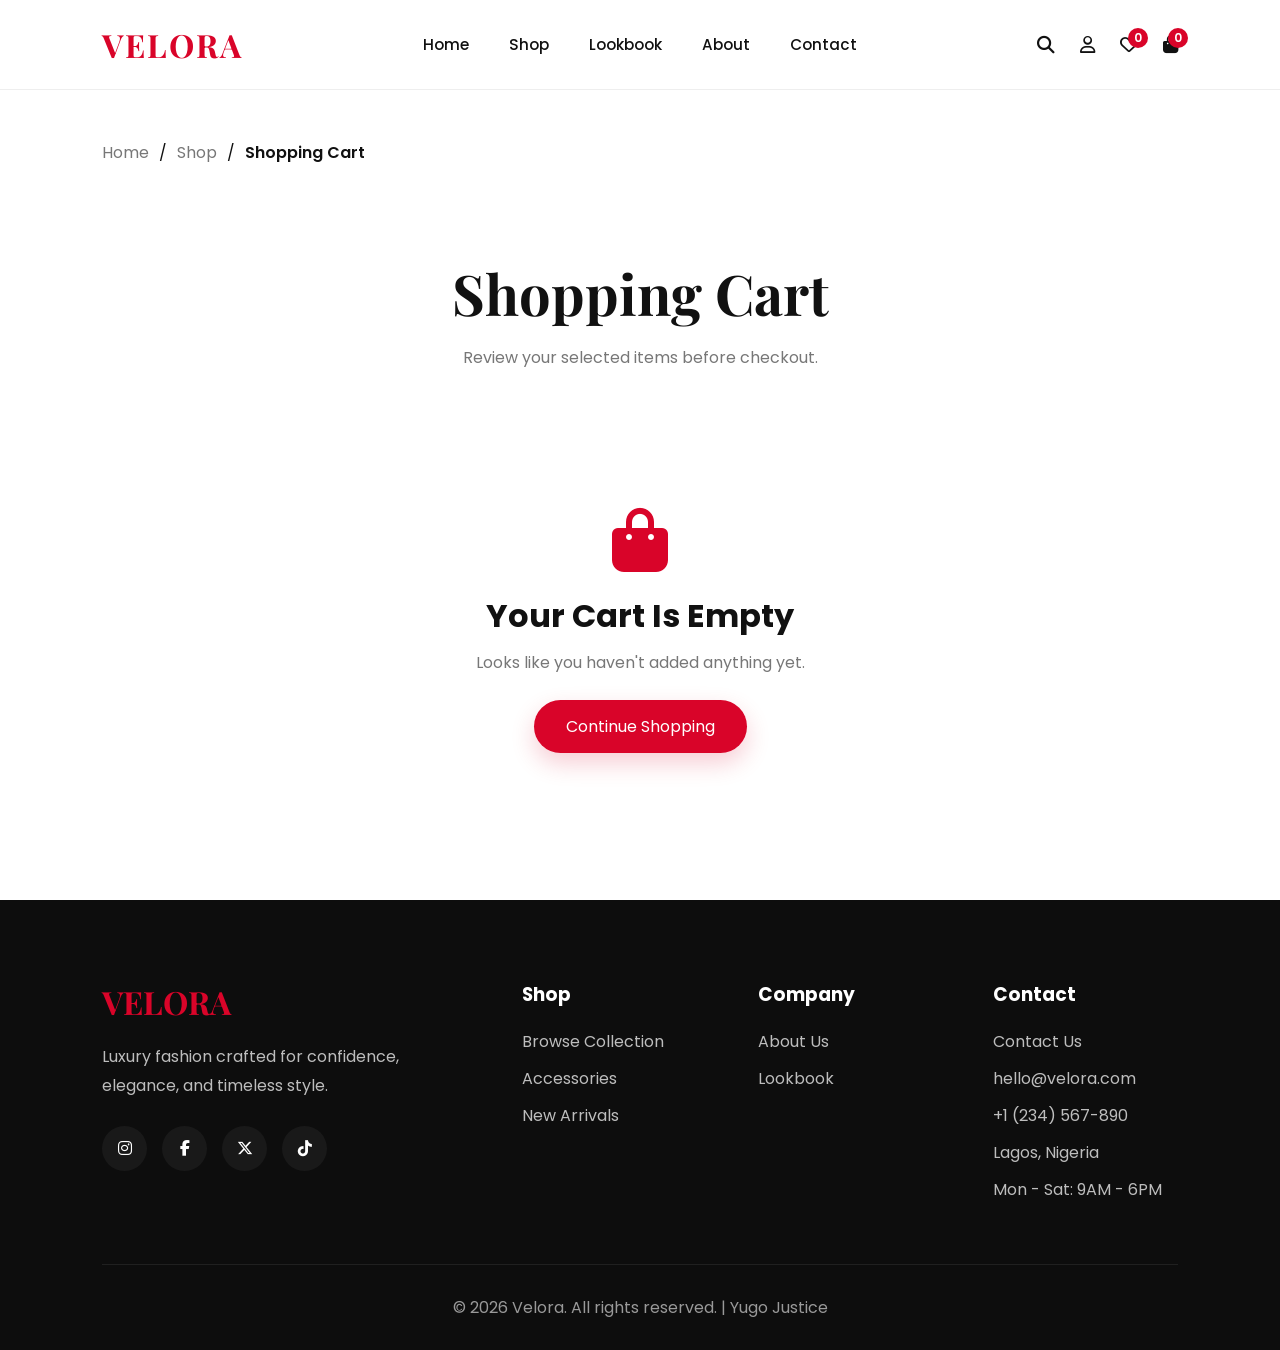
<file: cart.html>
<!doctype html>
<html lang="en">
  <head>
    <meta charset="UTF-8" />

    <meta name="viewport" content="width=device-width, initial-scale=1.0" />

    <title>Cart | Velora</title>

    <!-- FAVICON -->
    <link rel="icon" type="image/png" href="images/vel.png" />

    <link rel="stylesheet" href="style.css" />

    <link
      href="https://fonts.googleapis.com/css2?family=Playfair+Display:wght@500;700&family=Poppins:wght@300;400;500;600&display=swap"
      rel="stylesheet"
    />

    <link
      rel="stylesheet"
      href="https://cdnjs.cloudflare.com/ajax/libs/font-awesome/6.5.1/css/all.min.css"
    />
  </head>

  <body>
    <!-- NAVBAR ---------------------------------------------------------------------------------------------------->

    <nav class="navbar">
      <a href="index.html" class="logo">VELORA</a>

      <!-- MOBILE ACTIONS -->
      <div class="mobile-actions">
        <a href="account.html" id="mobileAccountLink">
          <i class="fa-regular fa-user"></i>
        </a>

        <a href="cart.html" class="cart-icon-wrapper">
          <i class="fa-solid fa-bag-shopping"></i>
          <span id="mobileCartCount">0</span>
        </a>

        <div class="menu-btn">
          <i class="fa-solid fa-bars"></i>
        </div>
      </div>

      <!-- NAV LINKS -->
      <ul class="nav-links">
        <li><a href="index.html">Home</a></li>

        <li><a href="shop.html">Shop</a></li>

        <li><a href="lookbook.html">Lookbook</a></li>

        <li><a href="about.html">About</a></li>

        <li><a href="contact.html">Contact</a></li>

        <!-- MOBILE ONLY ICONS -->
        <li class="mobile-icons">
          <button class="mobile-search-btn">
            <i class="fa-solid fa-search"></i>
          </button>

          <a href="wishlist.html" class="wishlist-icon-wrapper">
            <i class="fa-regular fa-heart"></i>
            <span id="mobileWishlistCount">0</span>
          </a>
        </li>
      </ul>

      <!-- DESKTOP ICONS -->
      <div class="nav-icons">
        <i class="fa-solid fa-search search-btn"></i>

        <a href="account.html" id="desktopAccountLink">
          <i class="fa-regular fa-user"></i>
        </a>

        <a href="wishlist.html" class="wishlist-icon-wrapper">
          <i class="fa-regular fa-heart"></i>

          <span id="wishlistCount">0</span>
        </a>

        <a href="cart.html" class="cart-icon-wrapper">
          <i class="fa-solid fa-bag-shopping"></i>

          <span id="desktopCartCount">0</span>
        </a>
      </div>
    </nav>

    <!-- =====================================================================================
         BREADCRUMB
    ===================================================================================== -->

    <section class="breadcrumb">
      <a href="index.html">Home</a>

      <span>/</span>

      <a href="shop.html"> Shop </a>

      <span>/</span>

      <p>Shopping Cart</p>
    </section>

    <!-- =====================================================================================
         CART HERO
    ===================================================================================== -->

    <section class="cart-hero">
      <h1>Shopping Cart</h1>

      <p>Review your selected items before checkout.</p>
    </section>

    <!-- =====================================================================================
     CART SECTION
===================================================================================== -->

    <section class="cart-section">
      <!-- CART ITEMS -->

      <div class="cart-items">
        <div class="cart-header" id="cartHeader">
          <span>Product</span>

          <span>Price</span>

          <span>Quantity</span>

          <span>Total</span>
        </div>

        <!-- DYNAMIC CART ITEMS -->

        <div id="cartItemsContainer"></div>
      </div>

      <!-- ORDER SUMMARY -->

      <aside class="cart-summary">
        <h2>Order Summary</h2>

        <div class="summary-row">
          <span>Subtotal</span>

          <span id="subtotal">$0.00</span>
        </div>

        <div class="summary-row">
          <span>Shipping</span>

          <span>Free</span>
        </div>

        <div class="summary-row total-row">
          <span>Total</span>

          <span id="cartTotal">$0.00</span>
        </div>

        <!-- COUPON -->

        <div class="coupon-box">
          <input type="text" placeholder="Coupon Code" />

          <button>Apply</button>
        </div>

        <button class="checkout-btn" id="checkoutBtn">
          Proceed To Checkout
        </button>
      </aside>
    </section>

    <!-- EMPTY CART -->
    <section class="carthead-section">
      <div id="emptyCart" class="empty-cart">
        <i class="fa-solid fa-bag-shopping"></i>

        <h3>Your Cart Is Empty</h3>

        <p>Looks like you haven't added anything yet.</p>

        <a href="shop.html" class="continue-shopping"> Continue Shopping </a>
      </div>
    </section>

    <!-- ========================================================================================================
     FOOTER
=========================== -->

    <footer class="footer">
      <div class="footer-container">
        <!-- Brand -->

        <div class="footer-column">
          <h2 class="footer-logo">VELORA</h2>

          <p>
            Luxury fashion crafted for confidence, elegance, and timeless style.
          </p>

          <div class="footer-socials">
            <a href="#">
              <i class="fa-brands fa-instagram"></i>
            </a>

            <a href="#">
              <i class="fa-brands fa-facebook-f"></i>
            </a>

            <a href="#">
              <i class="fa-brands fa-x-twitter"></i>
            </a>

            <a href="#">
              <i class="fa-brands fa-tiktok"></i>
            </a>
          </div>
        </div>

        <!-- Shop -->

        <div class="footer-column">
          <h3>Shop</h3>

          <a href="shop.html">Browse Collection</a>
          <a href="shop.html">Accessories</a>
          <a href="shop.html">New Arrivals</a>
        </div>

        <!-- Company -->

        <div class="footer-column">
          <h3>Company</h3>

          <a href="about.html">About Us</a>
          <a href="lookbook.html">Lookbook</a>
        </div>

        <!-- Contact -->

        <div class="footer-column">
          <h3>Contact</h3>

          <a href="contact.html">Contact Us</a>

          <a href="mailto:hello@velora.com"> hello@velora.com </a>

          <a href="tel:+1234567890"> +1 (234) 567-890 </a>

          <a href="#"> Lagos, Nigeria </a>

          <a href="#"> Mon - Sat: 9AM - 6PM </a>
        </div>
      </div>

      <div class="footer-bottom">
        <p>© 2026 Velora. All rights reserved. | Yugo Justice</p>
      </div>
    </footer>

    <!-- =============================================================================
     BACK TO TOP BUTTON
=========================== -->

    <button class="back-to-top">
      <i class="fa-solid fa-arrow-up"></i>
    </button>

    <!-- =====================================================================================
     SEARCH OVERLAY
===================================================================================== -->

    <div class="search-overlay">
      <div class="search-overlay-content">
        <button class="close-search">
          <i class="fa-solid fa-xmark"></i>
        </button>

        <span class="search-label"> SEARCH PRODUCTS </span>

        <h2>Find Your Next Favourite Piece</h2>

        <div class="search-box">
          <i class="fa-solid fa-magnifying-glass"></i>

          <input
            type="text"
            id="searchInput"
            placeholder="Search jackets, shoes, bags..."
          />
        </div>

        <div id="searchResults" class="search-results"></div>

        <!-- POPULAR SEARCHES -->

        <div class="popular-searches">
          <h3>Popular Searches</h3>

          <div class="search-tags">
            <span class="search-tag">Jacket</span>

            <span class="search-tag">Shoes</span>

            <span class="search-tag">Bag</span>

            <span class="search-tag">Watch</span>
          </div>
        </div>
      </div>
    </div>

    <script src="products.js"></script>
    <script src="script.js"></script>
  </body>
</html>
</file>
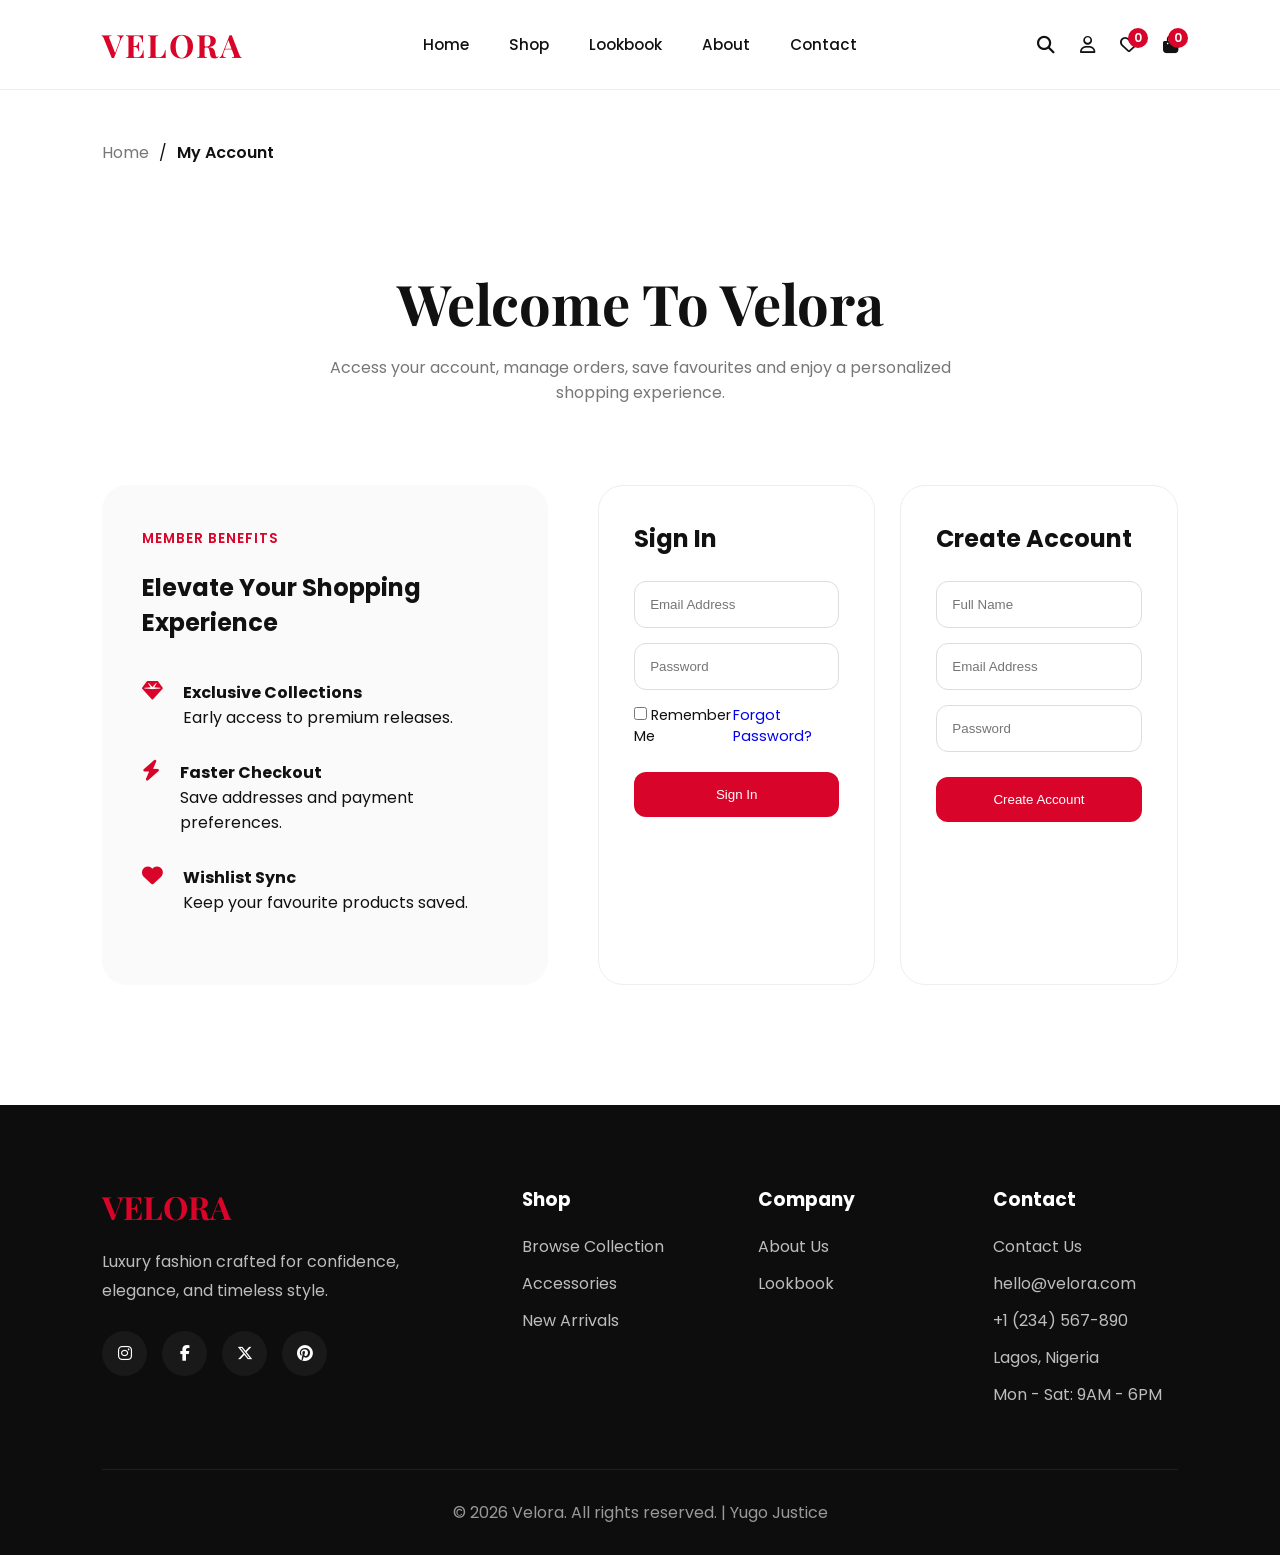
<file: checkout.html>
<!doctype html>
<html lang="en">
  <head>
    <meta charset="UTF-8" />

    <meta name="viewport" content="width=device-width, initial-scale=1.0" />

    <title>Checkout | Velora</title>

    <!-- FAVICON -->
    <link rel="icon" type="image/png" href="images/vel.png" />

    <link rel="stylesheet" href="style.css" />

    <link
      href="https://fonts.googleapis.com/css2?family=Playfair+Display:wght@500;700&family=Poppins:wght@300;400;500;600&display=swap"
      rel="stylesheet"
    />

    <link
      rel="stylesheet"
      href="https://cdnjs.cloudflare.com/ajax/libs/font-awesome/6.5.1/css/all.min.css"
    />
  </head>

  <body>
    <!-- =====================================================================================
         NAVBAR
    ===================================================================================== -->

    <nav class="navbar">
      <a href="index.html" class="logo">VELORA</a>

      <!-- MOBILE ACTIONS -->
      <div class="mobile-actions">
        <a href="account.html" id="mobileAccountLink">
          <i class="fa-regular fa-user"></i>
        </a>

        <a href="cart.html" class="cart-icon-wrapper">
          <i class="fa-solid fa-bag-shopping"></i>
          <span id="mobileCartCount">0</span>
        </a>

        <div class="menu-btn">
          <i class="fa-solid fa-bars"></i>
        </div>
      </div>

      <!-- NAV LINKS -->
      <ul class="nav-links">
        <li><a href="index.html">Home</a></li>

        <li><a href="shop.html">Shop</a></li>

        <li><a href="lookbook.html">Lookbook</a></li>

        <li><a href="about.html">About</a></li>

        <li><a href="contact.html">Contact</a></li>

        <!-- MOBILE ONLY ICONS -->
        <li class="mobile-icons">
          <button class="mobile-search-btn">
            <i class="fa-solid fa-search"></i>
          </button>

          <a href="wishlist.html" class="wishlist-icon-wrapper">
            <i class="fa-regular fa-heart"></i>
            <span id="mobileWishlistCount">0</span>
          </a>
        </li>
      </ul>

      <!-- DESKTOP ICONS -->
      <div class="nav-icons">
        <i class="fa-solid fa-search search-btn"></i>

        <a href="account.html" id="desktopAccountLink">
          <i class="fa-regular fa-user"></i>
        </a>

        <a href="wishlist.html" class="wishlist-icon-wrapper">
          <i class="fa-regular fa-heart"></i>

          <span id="wishlistCount">0</span>
        </a>

        <a href="cart.html" class="cart-icon-wrapper">
          <i class="fa-solid fa-bag-shopping"></i>

          <span id="desktopCartCount">0</span>
        </a>
      </div>
    </nav>

    <!-- =====================================================================================
         BREADCRUMB
    ===================================================================================== -->

    <section class="breadcrumb">
      <a href="index.html"> Home </a>

      <span>/</span>

      <a href="cart.html"> Cart </a>

      <span>/</span>

      <p>Checkout</p>
    </section>

    <!-- =====================================================================================
         CHECKOUT HERO
    ===================================================================================== -->

    <section class="checkout-hero">
      <h1>Secure Checkout</h1>

      <p>
        Complete your order and enjoy premium fashion delivered to your door.
      </p>
    </section>

    <!-- =====================================================================================
         CHECKOUT SECTION
    ===================================================================================== -->

    <section class="checkout-section">
      <!-- empty checkout -->

      <div id="emptyCheckout" class="empty-cart">
        <i class="fa-solid fa-bag-shopping"></i>

        <h3>Your Cart Is Empty</h3>

        <p>Add products before proceeding to checkout.</p>

        <a href="shop.html" class="continue-shopping"> Continue Shopping </a>
      </div>
      <!-- ==========================================
           BILLING DETAILS
      =========================================== -->

      <div class="checkout-form">
        <h2>Billing Details</h2>

        <div class="form-grid">
          <div class="input-group">
            <label> First Name </label>

            <input type="text" id="firstName" placeholder="John" />
          </div>

          <div class="input-group">
            <label> Last Name </label>

            <input type="text" id="lastName" placeholder="Doe" />
          </div>

          <div class="input-group full-width">
            <label> Email Address </label>

            <input type="email" id="email" placeholder="john@example.com" />
          </div>

          <div class="input-group full-width">
            <label> Phone Number </label>

            <input type="tel" id="phone" placeholder="+1 234 567 890" />
          </div>

          <div class="input-group full-width">
            <label> Street Address </label>

            <input type="text" id="address" placeholder="123 Main Street" />
          </div>

          <div class="input-group">
            <label> City </label>

            <input type="text" id="city" placeholder="New York" />
          </div>

          <div class="input-group">
            <label> Postal Code </label>

            <input type="text" id="postalCode" placeholder="10001" />
          </div>
        </div>

        <!-- ==========================================
             PAYMENT METHODS
        =========================================== -->

        <div class="payment-methods">
          <h3>Payment Method</h3>

          <label class="payment-option">
            <input type="radio" name="payment" value="Credit Card" checked />

            Credit / Debit Card
          </label>

          <label class="payment-option">
            <input type="radio" name="payment" value="PayPal" />

            PayPal
          </label>

          <label class="payment-option">
            <input type="radio" name="payment" value="Bank Transfer" />

            Bank Transfer
          </label>
        </div>
      </div>

      <!-- ==========================================
           ORDER SUMMARY
      =========================================== -->

      <aside class="checkout-summary">
        <h2>Order Summary</h2>

        <div id="checkoutItems"></div>

        <!-- <div class="summary-item">
          <span>Shipping</span>
          <span>Free</span>
        </div> -->

        <div class="summary-total">
          <span>Total</span>

          <span id="checkoutTotal">$0.00</span>
        </div>

        <button id="placeOrderBtn" class="place-order-btn">Place Order</button>
      </aside>
    </section>

    <!-- ========================================================================================================
     FOOTER
=========================== -->

    <footer class="footer">
      <div class="footer-container">
        <!-- Brand -->

        <div class="footer-column">
          <h2 class="footer-logo">VELORA</h2>

          <p>
            Luxury fashion crafted for confidence, elegance, and timeless style.
          </p>

          <div class="footer-socials">
            <a href="#">
              <i class="fa-brands fa-instagram"></i>
            </a>

            <a href="#">
              <i class="fa-brands fa-facebook-f"></i>
            </a>

            <a href="#">
              <i class="fa-brands fa-x-twitter"></i>
            </a>

            <a href="#">
              <i class="fa-brands fa-tiktok"></i>
            </a>
          </div>
        </div>

        <!-- Shop -->

        <div class="footer-column">
          <h3>Shop</h3>

          <a href="shop.html">Browse Collection</a>
          <a href="shop.html">Accessories</a>
          <a href="shop.html">New Arrivals</a>
        </div>

        <!-- Company -->

        <div class="footer-column">
          <h3>Company</h3>

          <a href="about.html">About Us</a>
          <a href="lookbook.html">Lookbook</a>
        </div>

        <!-- Contact -->

        <div class="footer-column">
          <h3>Contact</h3>

          <a href="contact.html">Contact Us</a>

          <a href="mailto:hello@velora.com"> hello@velora.com </a>

          <a href="tel:+1234567890"> +1 (234) 567-890 </a>

          <a href="#"> Lagos, Nigeria </a>

          <a href="#"> Mon - Sat: 9AM - 6PM </a>
        </div>
      </div>

      <div class="footer-bottom">
        <p>© 2026 Velora. All rights reserved. | Yugo Justice</p>
      </div>
    </footer>

    <!-- =============================================================================
     BACK TO TOP BUTTON
=========================== -->

    <button class="back-to-top">
      <i class="fa-solid fa-arrow-up"></i>
    </button>

    <!-- =====================================================================================
     SEARCH OVERLAY
===================================================================================== -->

    <div class="search-overlay">
      <div class="search-overlay-content">
        <button class="close-search">
          <i class="fa-solid fa-xmark"></i>
        </button>

        <span class="search-label"> SEARCH PRODUCTS </span>

        <h2>Find Your Next Favourite Piece</h2>

        <div class="search-box">
          <i class="fa-solid fa-magnifying-glass"></i>

          <input
            type="text"
            id="searchInput"
            placeholder="Search jackets, shoes, bags..."
          />
        </div>

        <div id="searchResults" class="search-results"></div>

        <!-- POPULAR SEARCHES -->

        <div class="popular-searches">
          <h3>Popular Searches</h3>

          <div class="search-tags">
            <span class="search-tag">Jacket</span>

            <span class="search-tag">Shoes</span>

            <span class="search-tag">Bag</span>

            <span class="search-tag">Watch</span>
          </div>
        </div>
      </div>
    </div>

    <script src="products.js"></script>
    <script src="script.js"></script>
  </body>
</html>
</file>
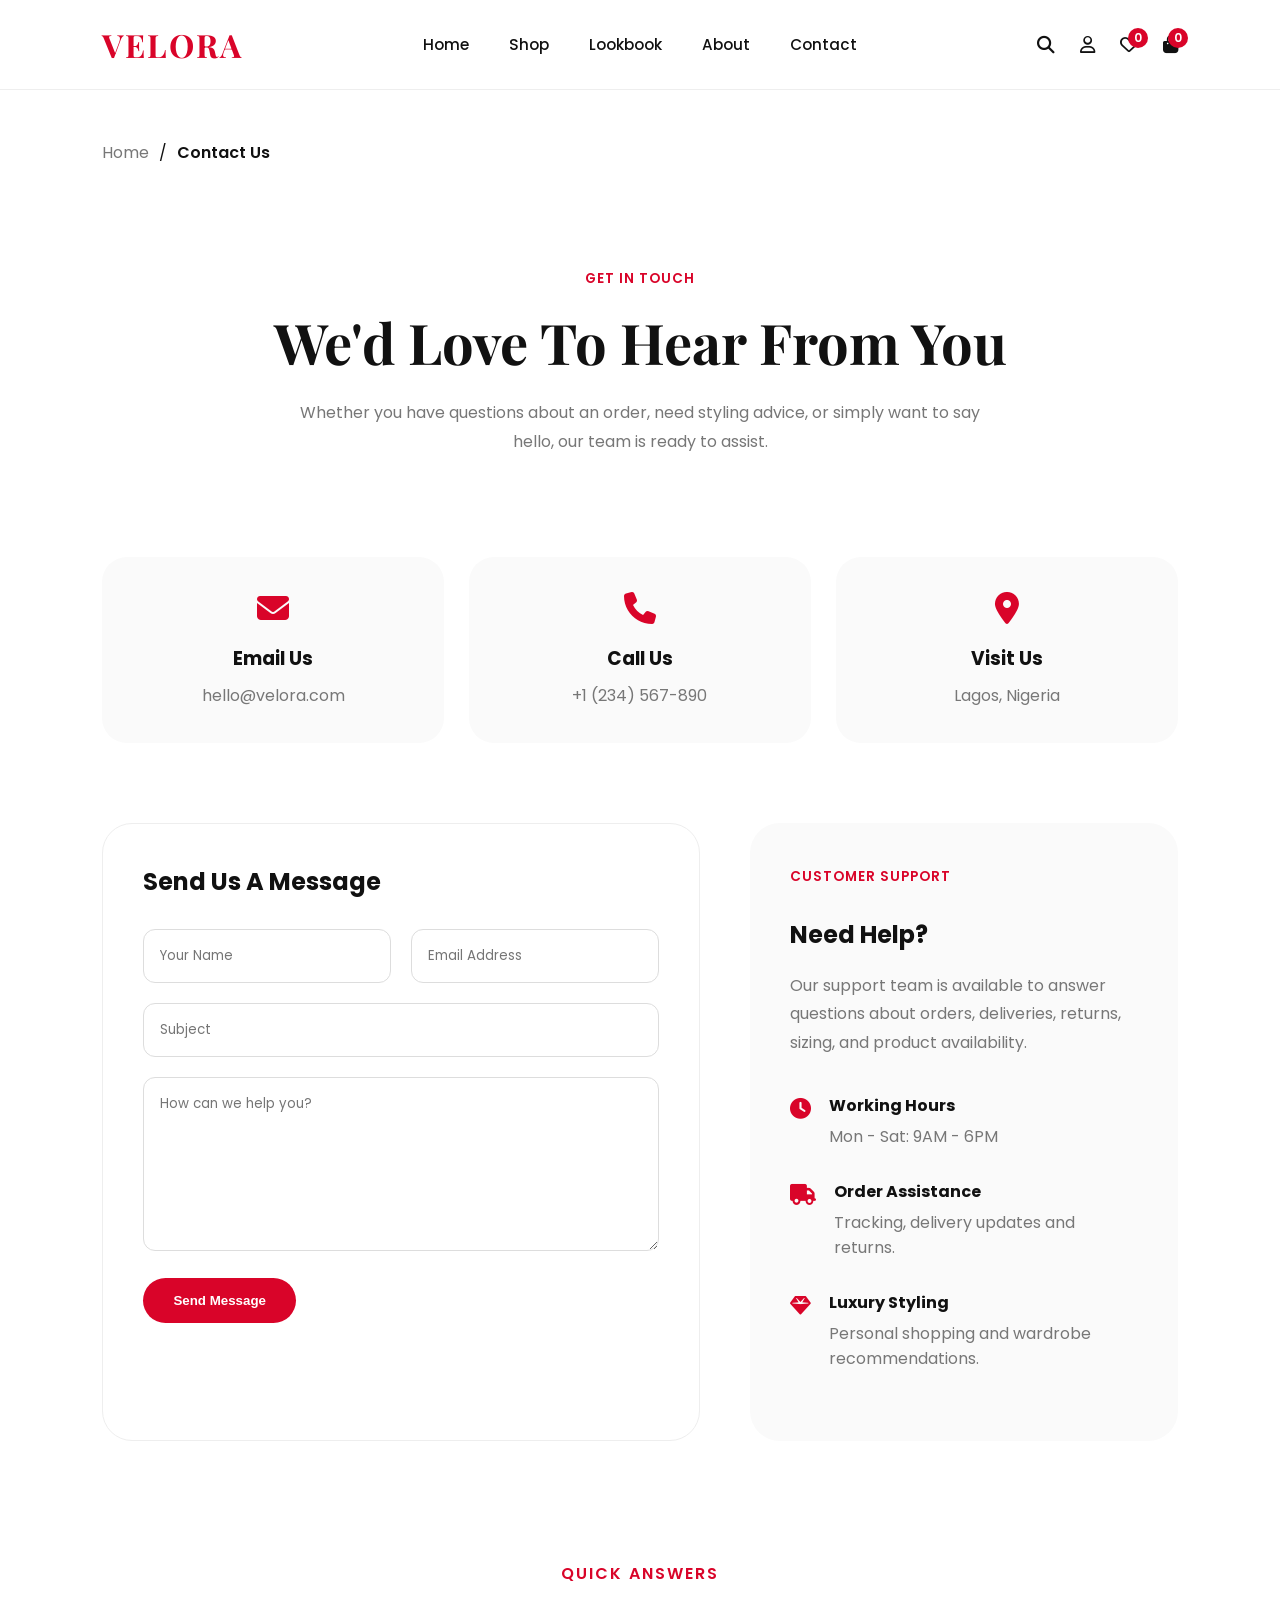
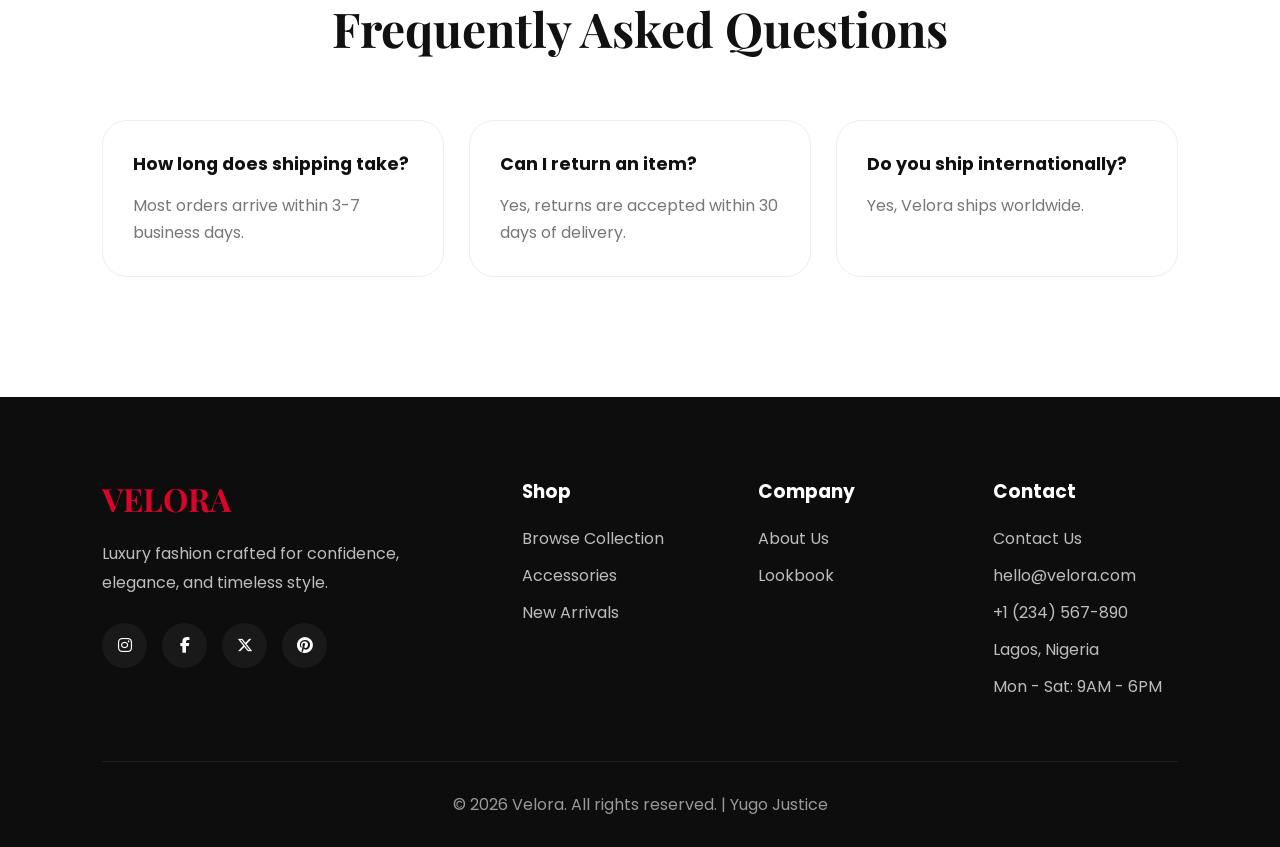
<file: contact.html>
<!doctype html>
<html lang="en">
  <head>
    <meta charset="UTF-8" />

    <meta name="viewport" content="width=device-width, initial-scale=1.0" />

    <title>Contact Us | Velora</title>

    <!-- FAVICON -->
    <link rel="icon" type="image/png" href="images/vel.png" />

    <link rel="stylesheet" href="style.css" />

    <link
      href="https://fonts.googleapis.com/css2?family=Playfair+Display:wght@500;700&family=Poppins:wght@300;400;500;600&display=swap"
      rel="stylesheet"
    />

    <link
      rel="stylesheet"
      href="https://cdnjs.cloudflare.com/ajax/libs/font-awesome/6.5.1/css/all.min.css"
    />
  </head>

  <body>
    <!-- Navbar ------------------------------------------------------------------------------------------------------------------------->

    <nav class="navbar">
      <a href="index.html" class="logo">VELORA</a>

      <!-- MOBILE ACTIONS -->
      <div class="mobile-actions">
        <a href="account.html" id="mobileAccountLink">
          <i class="fa-regular fa-user"></i>
        </a>

        <a href="cart.html" class="cart-icon-wrapper">
          <i class="fa-solid fa-bag-shopping"></i>
          <span id="mobileCartCount">0</span>
        </a>

        <div class="menu-btn">
          <i class="fa-solid fa-bars"></i>
        </div>
      </div>

      <!-- NAV LINKS -->
      <ul class="nav-links">
        <li><a href="index.html">Home</a></li>

        <li><a href="shop.html">Shop</a></li>

        <li><a href="lookbook.html">Lookbook</a></li>

        <li><a href="about.html">About</a></li>

        <li><a href="contact.html">Contact</a></li>

        <!-- MOBILE ONLY ICONS -->
        <li class="mobile-icons">
          <button class="mobile-search-btn">
            <i class="fa-solid fa-search"></i>
          </button>

          <a href="wishlist.html" class="wishlist-icon-wrapper">
            <i class="fa-regular fa-heart"></i>
            <span id="mobileWishlistCount">0</span>
          </a>
        </li>
      </ul>

      <!-- DESKTOP ICONS -->
      <div class="nav-icons">
        <i class="fa-solid fa-search search-btn"></i>

        <a href="account.html" id="desktopAccountLink">
          <i class="fa-regular fa-user"></i>
        </a>

        <a href="wishlist.html" class="wishlist-icon-wrapper">
          <i class="fa-regular fa-heart"></i>

          <span id="wishlistCount">0</span>
        </a>

        <a href="cart.html" class="cart-icon-wrapper">
          <i class="fa-solid fa-bag-shopping"></i>

          <span id="desktopCartCount">0</span>
        </a>
      </div>
    </nav>

    <!-- BREADCRUMB --------------------------------------------------------------------->

    <section class="breadcrumb">
      <a href="index.html">Home</a>

      <span>/</span>

      <p>Contact Us</p>
    </section>

    <!-- CONTACT HERO --------------------------------------------------------------------------->

    <section class="contact-hero">
      <span class="contact-tag">GET IN TOUCH</span>

      <h1>We'd Love To Hear From You</h1>

      <p>
        Whether you have questions about an order, need styling advice, or
        simply want to say hello, our team is ready to assist.
      </p>
    </section>

    <!-- CONTACT INFO ---------------------------------------------------------------------------------->

    <section class="contact-info">
      <div class="contact-card">
        <i class="fa-solid fa-envelope"></i>

        <h3>Email Us</h3>

        <p>hello@velora.com</p>
      </div>

      <div class="contact-card">
        <i class="fa-solid fa-phone"></i>

        <h3>Call Us</h3>

        <p>+1 (234) 567-890</p>
      </div>

      <div class="contact-card">
        <i class="fa-solid fa-location-dot"></i>

        <h3>Visit Us</h3>

        <p>Lagos, Nigeria</p>
      </div>
    </section>

    <!-- CONTACT SECTION ---------------------------------------------------------------------------------->

    <section class="contact-section">
      <div class="contact-form-wrapper">
        <h2>Send Us A Message</h2>

        <form id="contactForm">
          <div class="contact-grid">
            <input type="text" id="contactName" placeholder="Your Name" />

            <input type="email" id="contactEmail" placeholder="Email Address" />
          </div>

          <input type="text" id="contactSubject" placeholder="Subject" />

          <textarea
            id="contactMessage"
            rows="7"
            placeholder="How can we help you?"
          ></textarea>

          <button type="submit" class="contact-btn" id="sendMessageBtn">
            Send Message
          </button>
        </form>
      </div>

      <div class="contact-support">
        <span class="contact-tag">CUSTOMER SUPPORT</span>

        <h2>Need Help?</h2>

        <p>
          Our support team is available to answer questions about orders,
          deliveries, returns, sizing, and product availability.
        </p>

        <div class="support-item">
          <i class="fa-solid fa-clock"></i>

          <div>
            <h4>Working Hours</h4>

            <p>Mon - Sat: 9AM - 6PM</p>
          </div>
        </div>

        <div class="support-item">
          <i class="fa-solid fa-truck"></i>

          <div>
            <h4>Order Assistance</h4>

            <p>Tracking, delivery updates and returns.</p>
          </div>
        </div>

        <div class="support-item">
          <i class="fa-solid fa-gem"></i>

          <div>
            <h4>Luxury Styling</h4>

            <p>Personal shopping and wardrobe recommendations.</p>
          </div>
        </div>
      </div>
    </section>

    <!-- FAQ -->

    <section class="contact-faq">
      <div class="section-heading">
        <span>QUICK ANSWERS</span>

        <h2>Frequently Asked Questions</h2>
      </div>

      <div class="faq-grid">
        <div class="faq-card">
          <h3>How long does shipping take?</h3>

          <p>Most orders arrive within 3-7 business days.</p>
        </div>

        <div class="faq-card">
          <h3>Can I return an item?</h3>

          <p>Yes, returns are accepted within 30 days of delivery.</p>
        </div>

        <div class="faq-card">
          <h3>Do you ship internationally?</h3>

          <p>Yes, Velora ships worldwide.</p>
        </div>
      </div>
    </section>

    <!-- ========================================================================================================
     FOOTER
=========================== -->

    <footer class="footer">
      <div class="footer-container">
        <!-- Brand -->

        <div class="footer-column">
          <h2 class="footer-logo">VELORA</h2>

          <p>
            Luxury fashion crafted for confidence, elegance, and timeless style.
          </p>

          <div class="footer-socials">
            <a href="#">
              <i class="fa-brands fa-instagram"></i>
            </a>

            <a href="#">
              <i class="fa-brands fa-facebook-f"></i>
            </a>

            <a href="#">
              <i class="fa-brands fa-x-twitter"></i>
            </a>

            <a href="#">
              <i class="fa-brands fa-pinterest"></i>
            </a>
          </div>
        </div>

        <!-- Shop -->

        <div class="footer-column">
          <h3>Shop</h3>

          <a href="shop.html">Browse Collection</a>
          <a href="shop.html">Accessories</a>
          <a href="shop.html">New Arrivals</a>
        </div>

        <!-- Company -->

        <div class="footer-column">
          <h3>Company</h3>

          <a href="about.html">About Us</a>
          <a href="lookbook.html">Lookbook</a>
        </div>

        <!-- Contact -->

        <div class="footer-column">
          <h3>Contact</h3>

          <a href="contact.html">Contact Us</a>

          <a href="mailto:hello@velora.com"> hello@velora.com </a>

          <a href="tel:+1234567890"> +1 (234) 567-890 </a>

          <a href="#"> Lagos, Nigeria </a>

          <a href="#"> Mon - Sat: 9AM - 6PM </a>
        </div>
      </div>

      <div class="footer-bottom">
        <p>© 2026 Velora. All rights reserved. | Yugo Justice</p>
      </div>
    </footer>

    <!-- ============================================================================
     BACK TO TOP BUTTON
=========================== -->

    <button class="back-to-top">
      <i class="fa-solid fa-arrow-up"></i>
    </button>

    <!-- =====================================================================================
     SEARCH OVERLAY
===================================================================================== -->

    <div class="search-overlay">
      <div class="search-overlay-content">
        <button class="close-search">
          <i class="fa-solid fa-xmark"></i>
        </button>

        <span class="search-label"> SEARCH PRODUCTS </span>

        <h2>Find Your Next Favourite Piece</h2>

        <div class="search-box">
          <i class="fa-solid fa-magnifying-glass"></i>

          <input
            type="text"
            id="searchInput"
            placeholder="Search jackets, shoes, bags..."
          />
        </div>

        <div id="searchResults" class="search-results"></div>

        <!-- POPULAR SEARCHES -->

        <div class="popular-searches">
          <h3>Popular Searches</h3>

          <div class="search-tags">
            <span class="search-tag">Jacket</span>

            <span class="search-tag">Shoes</span>

            <span class="search-tag">Bag</span>

            <span class="search-tag">Watch</span>
          </div>
        </div>
      </div>
    </div>

    <!-- CONTACT SUCCESS MODAL -->

    <div class="contact-modal" id="contactModal">
      <div class="contact-modal-box">
        <div class="contact-success-icon">
          <i class="fa-solid fa-check"></i>
        </div>

        <h3>Message Sent!</h3>

        <p>
          Thank you for contacting Velora. Our team will get back to you
          shortly.
        </p>

        <button id="closeContactModal">Continue</button>
      </div>
    </div>

    <script src="products.js"></script>
    <script src="script.js"></script>
  </body>
</html>
</file>
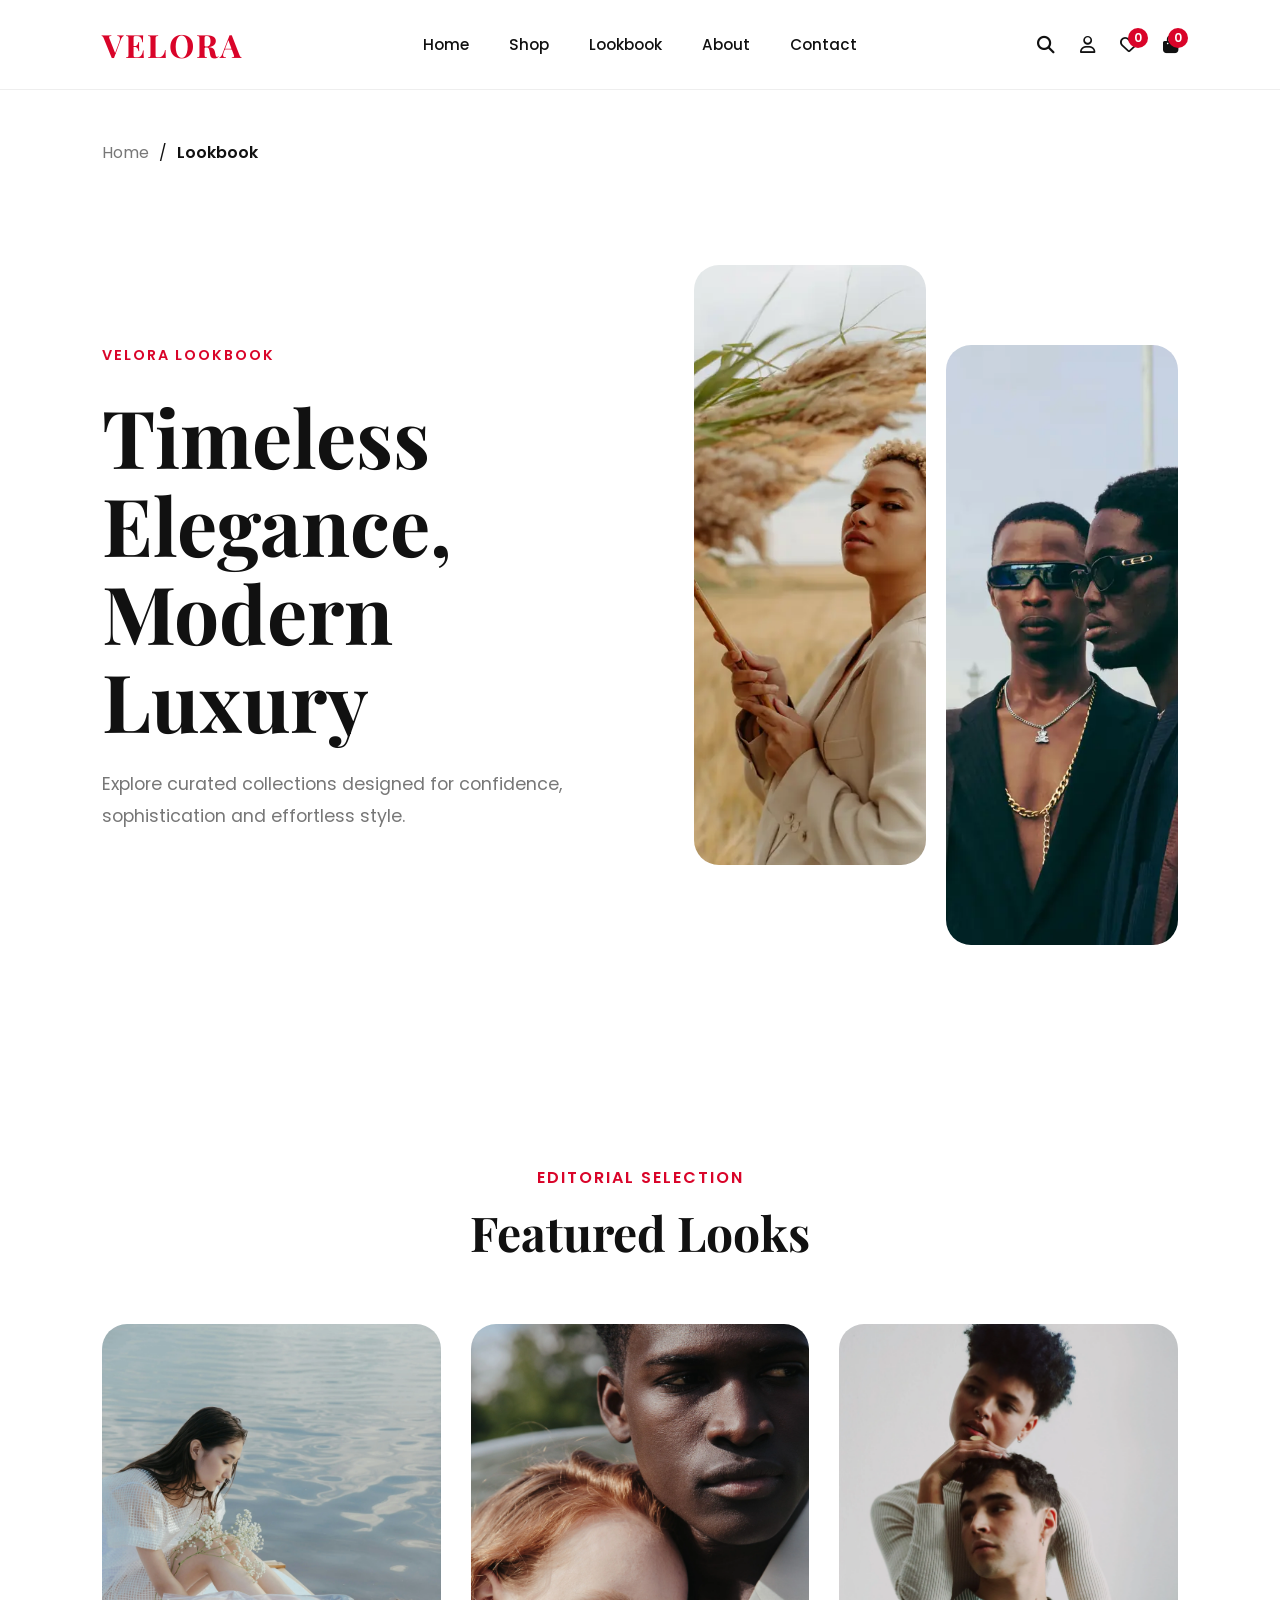
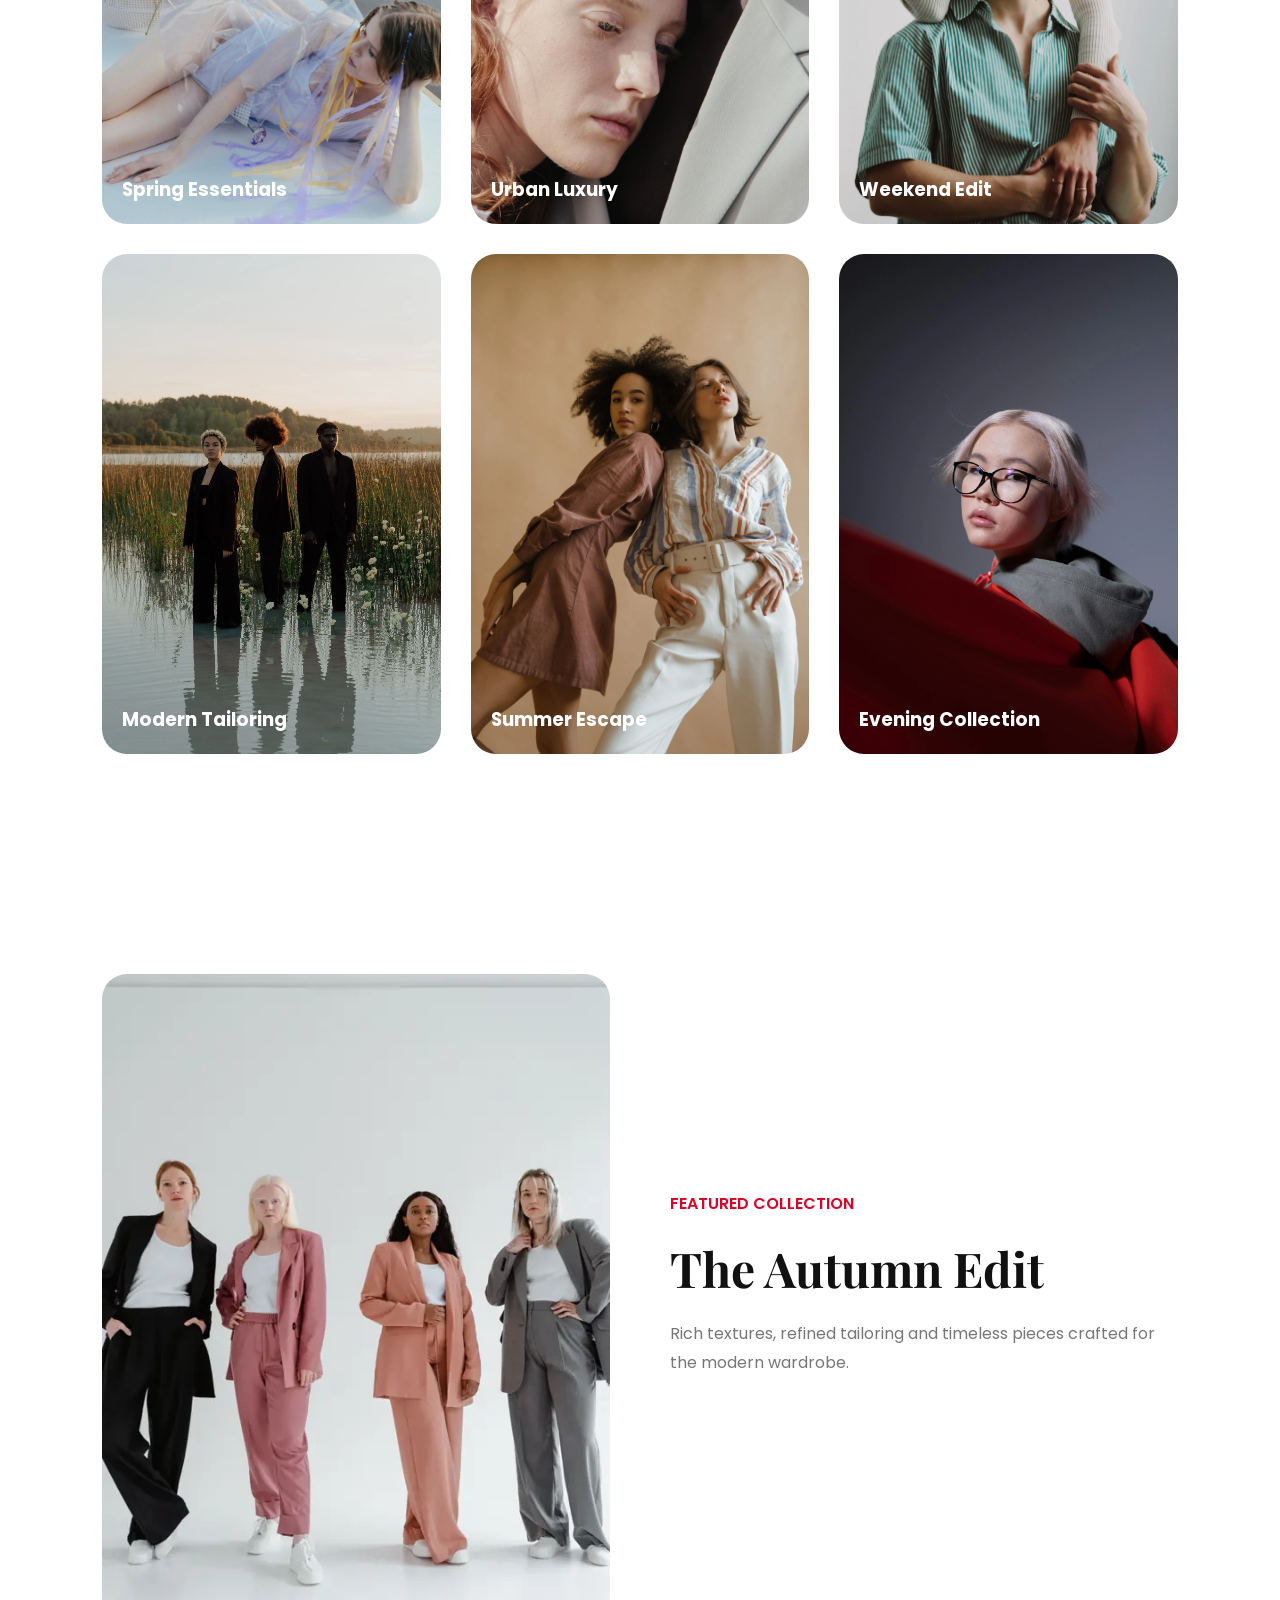
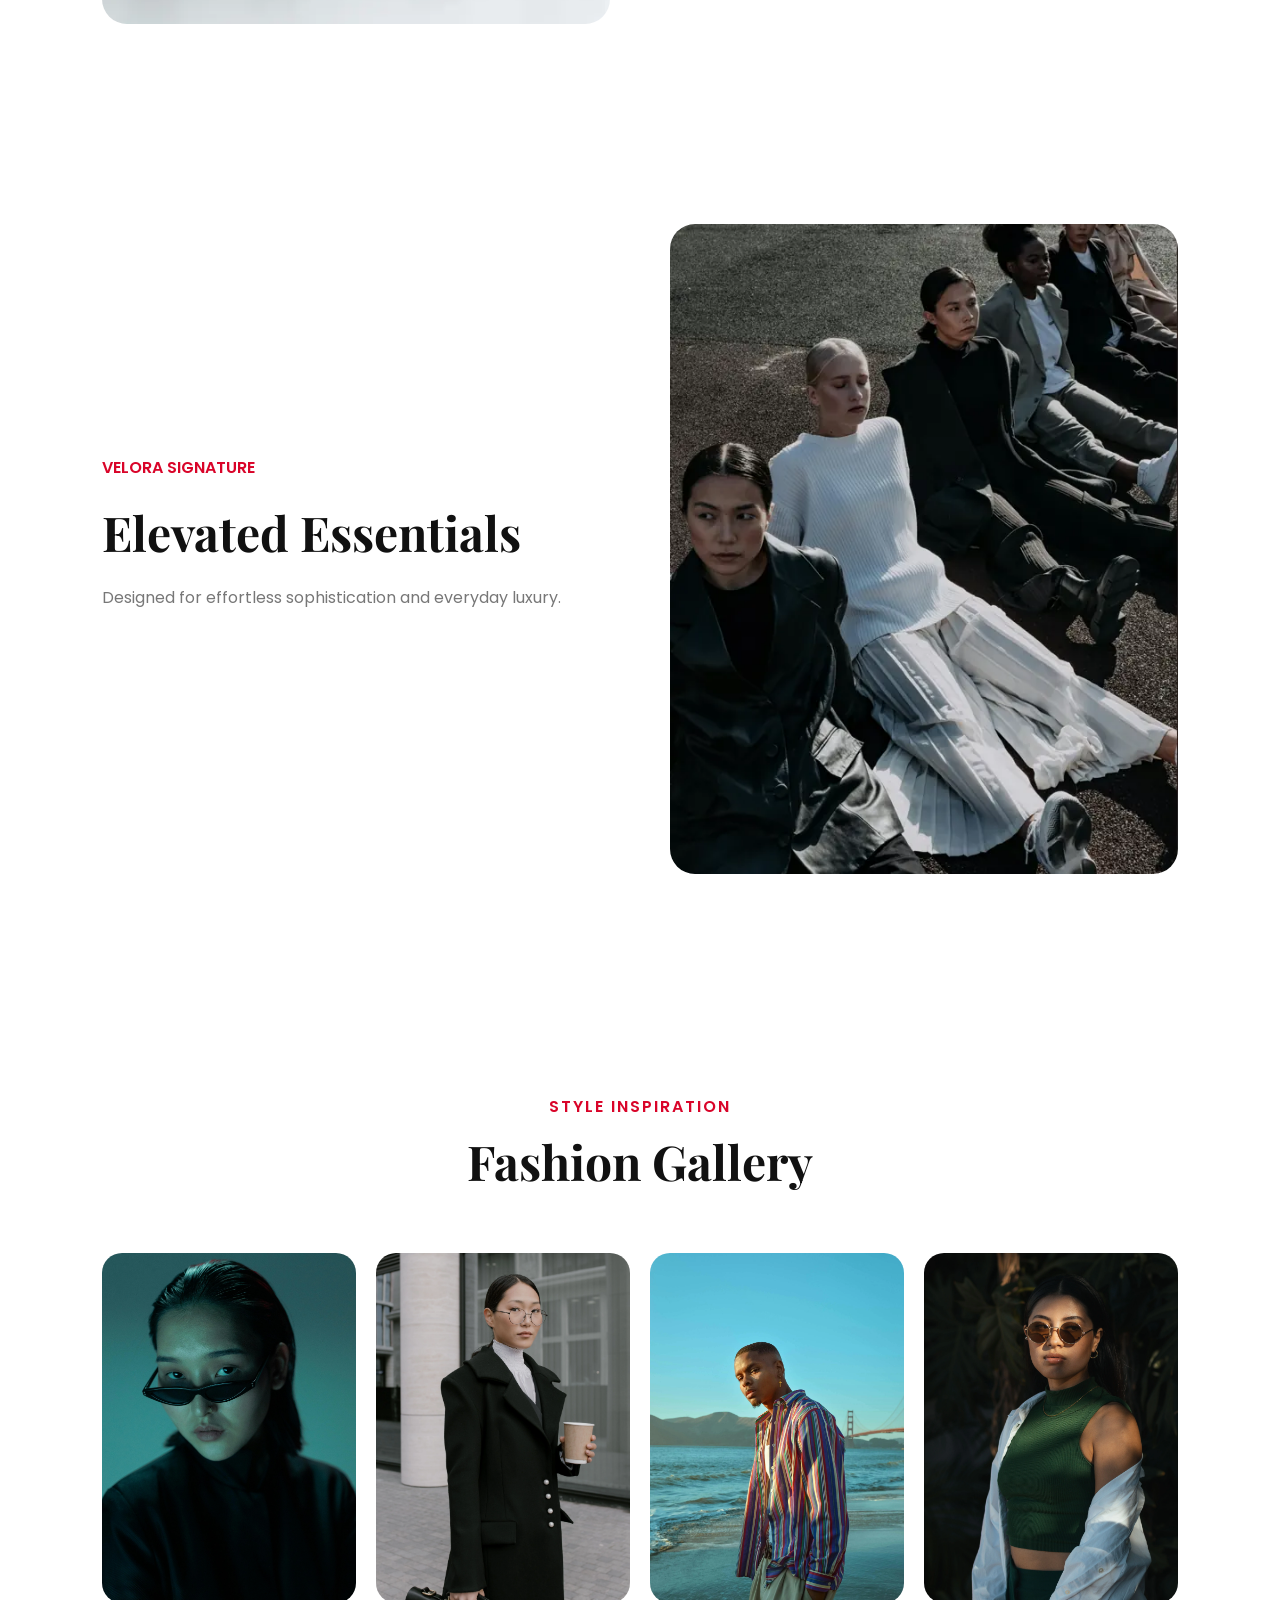
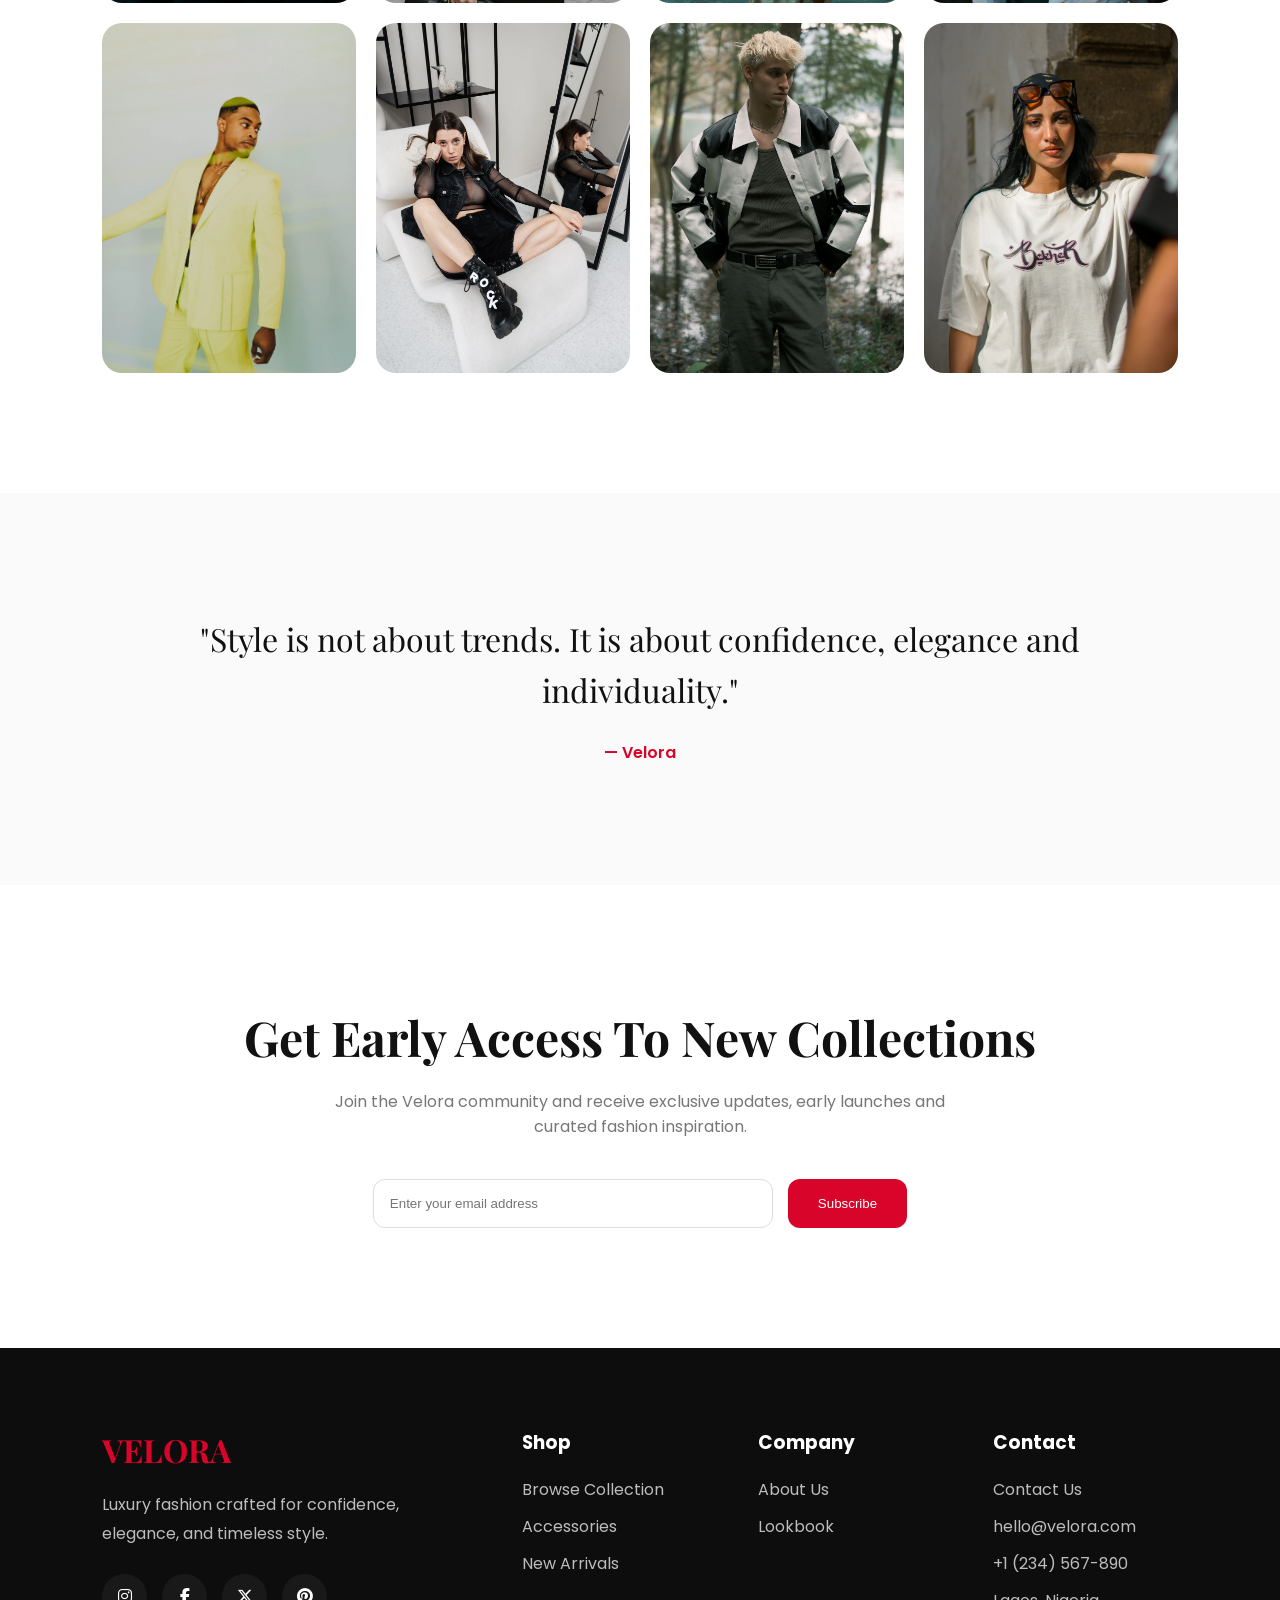
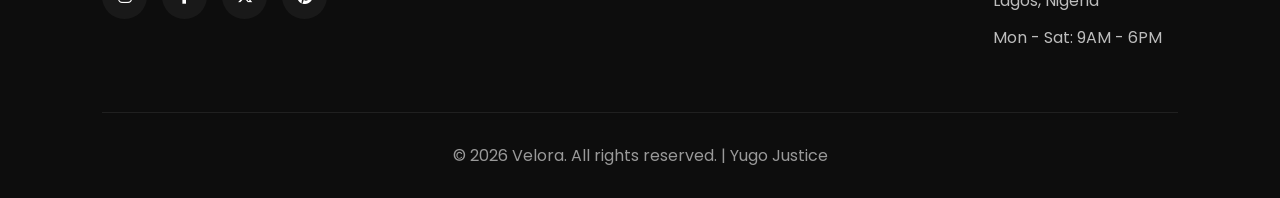
<file: lookbook.html>
<!doctype html>
<html lang="en">
  <head>
    <meta charset="UTF-8" />

    <meta name="viewport" content="width=device-width, initial-scale=1.0" />

    <title>Lookbook | Velora</title>

    <!-- FAVICON -->
    <link rel="icon" type="image/png" href="images/vel.png" />

    <link rel="stylesheet" href="style.css" />

    <link
      href="https://fonts.googleapis.com/css2?family=Playfair+Display:wght@500;700&family=Poppins:wght@300;400;500;600&display=swap"
      rel="stylesheet"
    />

    <link
      rel="stylesheet"
      href="https://cdnjs.cloudflare.com/ajax/libs/font-awesome/6.5.1/css/all.min.css"
    />
  </head>

  <body>
    <!-- Navbar ---------------------------------------------------------------------------------------------------------------------->

    <nav class="navbar">
      <a href="index.html" class="logo">VELORA</a>

      <!-- MOBILE ACTIONS -->
      <div class="mobile-actions">
        <a href="account.html" id="mobileAccountLink">
          <i class="fa-regular fa-user"></i>
        </a>

        <a href="cart.html" class="cart-icon-wrapper">
          <i class="fa-solid fa-bag-shopping"></i>
          <span id="mobileCartCount">0</span>
        </a>

        <div class="menu-btn">
          <i class="fa-solid fa-bars"></i>
        </div>
      </div>

      <!-- NAV LINKS -->
      <ul class="nav-links">
        <li><a href="index.html">Home</a></li>

        <li><a href="shop.html">Shop</a></li>

        <li><a href="lookbook.html">Lookbook</a></li>

        <li><a href="about.html">About</a></li>

        <li><a href="contact.html">Contact</a></li>

        <!-- MOBILE ONLY ICONS -->
        <li class="mobile-icons">
          <button class="mobile-search-btn">
            <i class="fa-solid fa-search"></i>
          </button>

          <a href="wishlist.html" class="wishlist-icon-wrapper">
            <i class="fa-regular fa-heart"></i>
            <span id="mobileWishlistCount">0</span>
          </a>
        </li>
      </ul>

      <!-- DESKTOP ICONS -->
      <div class="nav-icons">
        <i class="fa-solid fa-search search-btn"></i>

        <a href="account.html" id="desktopAccountLink">
          <i class="fa-regular fa-user"></i>
        </a>

        <a href="wishlist.html" class="wishlist-icon-wrapper">
          <i class="fa-regular fa-heart"></i>

          <span id="wishlistCount">0</span>
        </a>

        <a href="cart.html" class="cart-icon-wrapper">
          <i class="fa-solid fa-bag-shopping"></i>

          <span id="desktopCartCount">0</span>
        </a>
      </div>
    </nav>

    <!-- BREADCRUMB ----------------------------------------------------->

    <section class="breadcrumb">
      <a href="index.html">Home</a>

      <span>/</span>

      <p>Lookbook</p>
    </section>

    <!-- HERO ----------------------------------------------------->

    <section class="lookbook-hero">
      <div class="lookbook-content">
        <span>VELORA LOOKBOOK</span>

        <h1>
          Timeless Elegance,
          <br />
          Modern Luxury
        </h1>

        <p>
          Explore curated collections designed for confidence, sophistication
          and effortless style.
        </p>

        <!-- <a href="#editorial" class="lookbook-btn"> Explore Collection </a> -->
      </div>

      <div class="lookbook-images">
        <img src="images/lookbook/look1.webp" alt="Fashion Editorial" />

        <img src="images/lookbook/look2.webp" alt="Luxury Collection" />
      </div>
    </section>

    <!-- FEATURED LOOKS ----------------------------------------------------->

    <section class="editorial-section">
      <div class="section-heading">
        <span>EDITORIAL SELECTION</span>

        <h2>Featured Looks</h2>
      </div>

      <div class="editorial-grid">
        <div class="editorial-card">
          <img src="images/lookbook/looks1.webp" alt="" />

          <div class="editorial-info">
            <h3>Spring Essentials</h3>
          </div>
        </div>

        <div class="editorial-card">
          <img src="images/lookbook/looks2.webp" alt="" />

          <div class="editorial-info">
            <h3>Urban Luxury</h3>
          </div>
        </div>

        <div class="editorial-card">
          <img src="images/lookbook/looks3.webp" alt="" />

          <div class="editorial-info">
            <h3>Weekend Edit</h3>
          </div>
        </div>

        <div class="editorial-card">
          <img src="images/lookbook/looks4.webp" alt="" />

          <div class="editorial-info">
            <h3>Modern Tailoring</h3>
          </div>
        </div>

        <div class="editorial-card">
          <img src="images/lookbook/looks5.webp" alt="" />

          <div class="editorial-info">
            <h3>Summer Escape</h3>
          </div>
        </div>

        <div class="editorial-card">
          <img src="images/lookbook/looks6.webp" alt="" />

          <div class="editorial-info">
            <h3>Evening Collection</h3>
          </div>
        </div>
      </div>
    </section>

    <!-- COLLECTION SPOTLIGHT ----------------------------------------------------->

    <section class="spotlight-section">
      <div class="spotlight-image">
        <img src="images/lookbook/spotlight1.webp" alt="" />
      </div>

      <div class="spotlight-content">
        <span>FEATURED COLLECTION</span>

        <h2>The Autumn Edit</h2>

        <p>
          Rich textures, refined tailoring and timeless pieces crafted for the
          modern wardrobe.
        </p>

        <!-- <a href="shop.html" class="primary-btn"> Shop Collection </a> -->
      </div>
    </section>

    <section class="spotlight-section reverse">
      <div class="spotlight-image">
        <img src="images/lookbook/spotlight2.webp" alt="" />
      </div>

      <div class="spotlight-content">
        <span>VELORA SIGNATURE</span>

        <h2>Elevated Essentials</h2>

        <p>Designed for effortless sophistication and everyday luxury.</p>

        <!-- <a href="shop.html" class="primary-btn"> Explore Pieces </a> -->
      </div>
    </section>

    <!-- FASHION GALLERY ----------------------------------------------------->

    <section class="gallery-section">
      <div class="section-heading">
        <span>STYLE INSPIRATION</span>

        <h2>Fashion Gallery</h2>
      </div>

      <div class="gallery-grid">
        <img src="images/lookbook/gallery1.webp" alt="" />

        <img src="images/lookbook/gallery2.webp" alt="" />

        <img src="images/lookbook/gallery3.webp" alt="" />

        <img src="images/lookbook/gallery4.webp" alt="" />

        <img src="images/lookbook/gallery5.webp" alt="" />

        <img src="images/lookbook/gallery6.webp" alt="" />

        <img src="images/lookbook/gallery7.webp" alt="" />

        <img src="images/lookbook/gallery8.webp" alt="" />
      </div>
    </section>

    <!-- QUOTE ----------------------------------------------------->

    <section class="lookbook-quote">
      <blockquote>
        "Style is not about trends. It is about confidence, elegance and
        individuality."
      </blockquote>

      <span>— Velora</span>
    </section>

    <!-- NEWSLETTER ----------------------------------------------------->

    <section class="lookbook-newsletter">
      <h2>Get Early Access To New Collections</h2>

      <p>
        Join the Velora community and receive exclusive updates, early launches
        and curated fashion inspiration.
      </p>

      <form>
        <input type="email" placeholder="Enter your email address" />

        <button type="submit">Subscribe</button>
      </form>
    </section>

    <!-- FOOTER ======================================================================================= -->

    <footer class="footer">
      <div class="footer-container">
        <!-- Brand -->

        <div class="footer-column">
          <h2 class="footer-logo">VELORA</h2>

          <p>
            Luxury fashion crafted for confidence, elegance, and timeless style.
          </p>

          <div class="footer-socials">
            <a href="#">
              <i class="fa-brands fa-instagram"></i>
            </a>

            <a href="#">
              <i class="fa-brands fa-facebook-f"></i>
            </a>

            <a href="#">
              <i class="fa-brands fa-x-twitter"></i>
            </a>

            <a href="#">
              <i class="fa-brands fa-pinterest"></i>
            </a>
          </div>
        </div>

        <!-- Shop -->

        <div class="footer-column">
          <h3>Shop</h3>

          <a href="shop.html">Browse Collection</a>
          <a href="shop.html">Accessories</a>
          <a href="shop.html">New Arrivals</a>
        </div>

        <!-- Company -->

        <div class="footer-column">
          <h3>Company</h3>

          <a href="about.html">About Us</a>
          <a href="lookbook.html">Lookbook</a>
        </div>

        <!-- Contact -->

        <div class="footer-column">
          <h3>Contact</h3>

          <a href="contact.html">Contact Us</a>

          <a href="mailto:hello@velora.com"> hello@velora.com </a>

          <a href="tel:+1234567890"> +1 (234) 567-890 </a>

          <a href="#"> Lagos, Nigeria </a>

          <a href="#"> Mon - Sat: 9AM - 6PM </a>
        </div>
      </div>

      <div class="footer-bottom">
        <p>© 2026 Velora. All rights reserved. | Yugo Justice</p>
      </div>
    </footer>

    <!-- =============================================================================
     BACK TO TOP BUTTON
=========================== -->

    <button class="back-to-top">
      <i class="fa-solid fa-arrow-up"></i>
    </button>

    <!-- SEARCH OVERLAY ====================================================== -->

    <div class="search-overlay">
      <div class="search-overlay-content">
        <button class="close-search">
          <i class="fa-solid fa-xmark"></i>
        </button>

        <span class="search-label"> SEARCH PRODUCTS </span>

        <h2>Find Your Next Favourite Piece</h2>

        <div class="search-box">
          <i class="fa-solid fa-magnifying-glass"></i>

          <input
            type="text"
            id="searchInput"
            placeholder="Search jackets, shoes, bags..."
          />
        </div>

        <div id="searchResults" class="search-results"></div>

        <!-- POPULAR SEARCHES -->

        <div class="popular-searches">
          <h3>Popular Searches</h3>

          <div class="search-tags">
            <span class="search-tag">Jacket</span>

            <span class="search-tag">Shoes</span>

            <span class="search-tag">Bag</span>

            <span class="search-tag">Watch</span>
          </div>
        </div>
      </div>
    </div>
    <script src="products.js"></script>
    <script src="script.js"></script>
  </body>
</html>
</file>
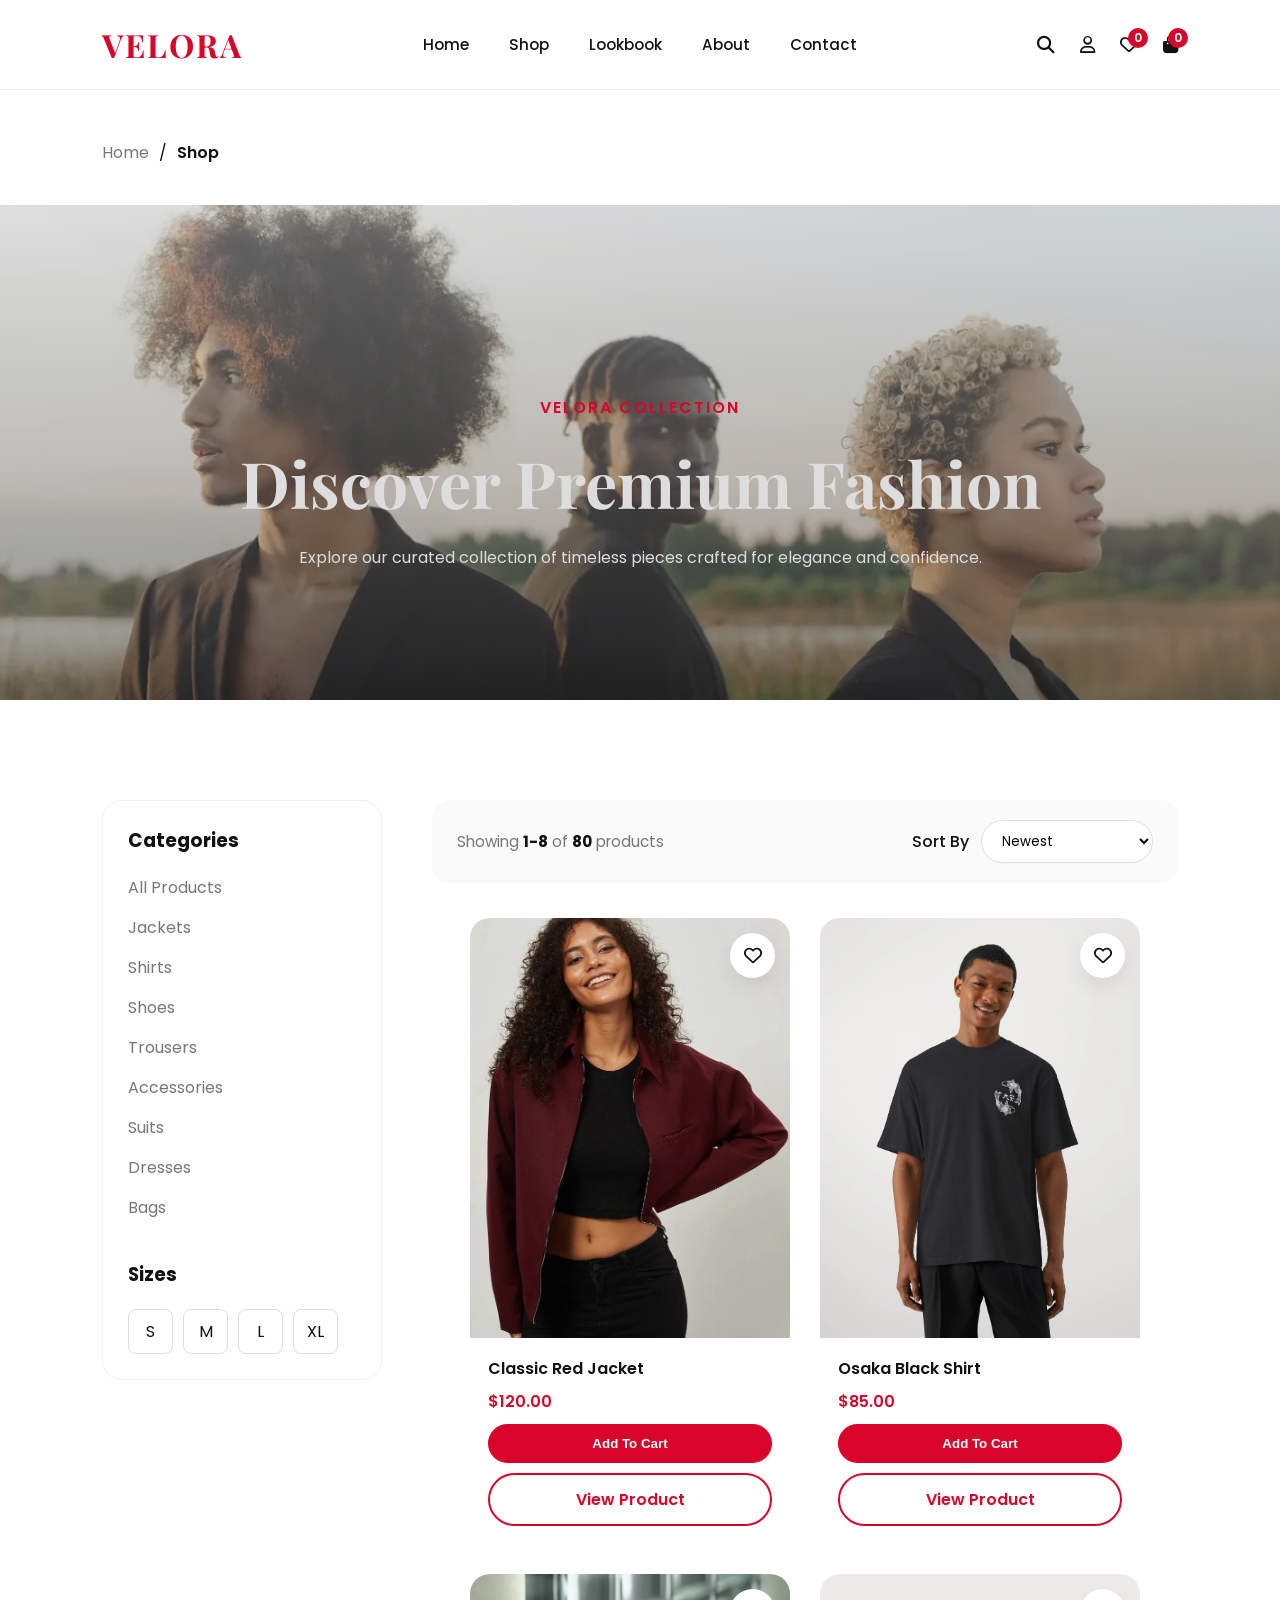
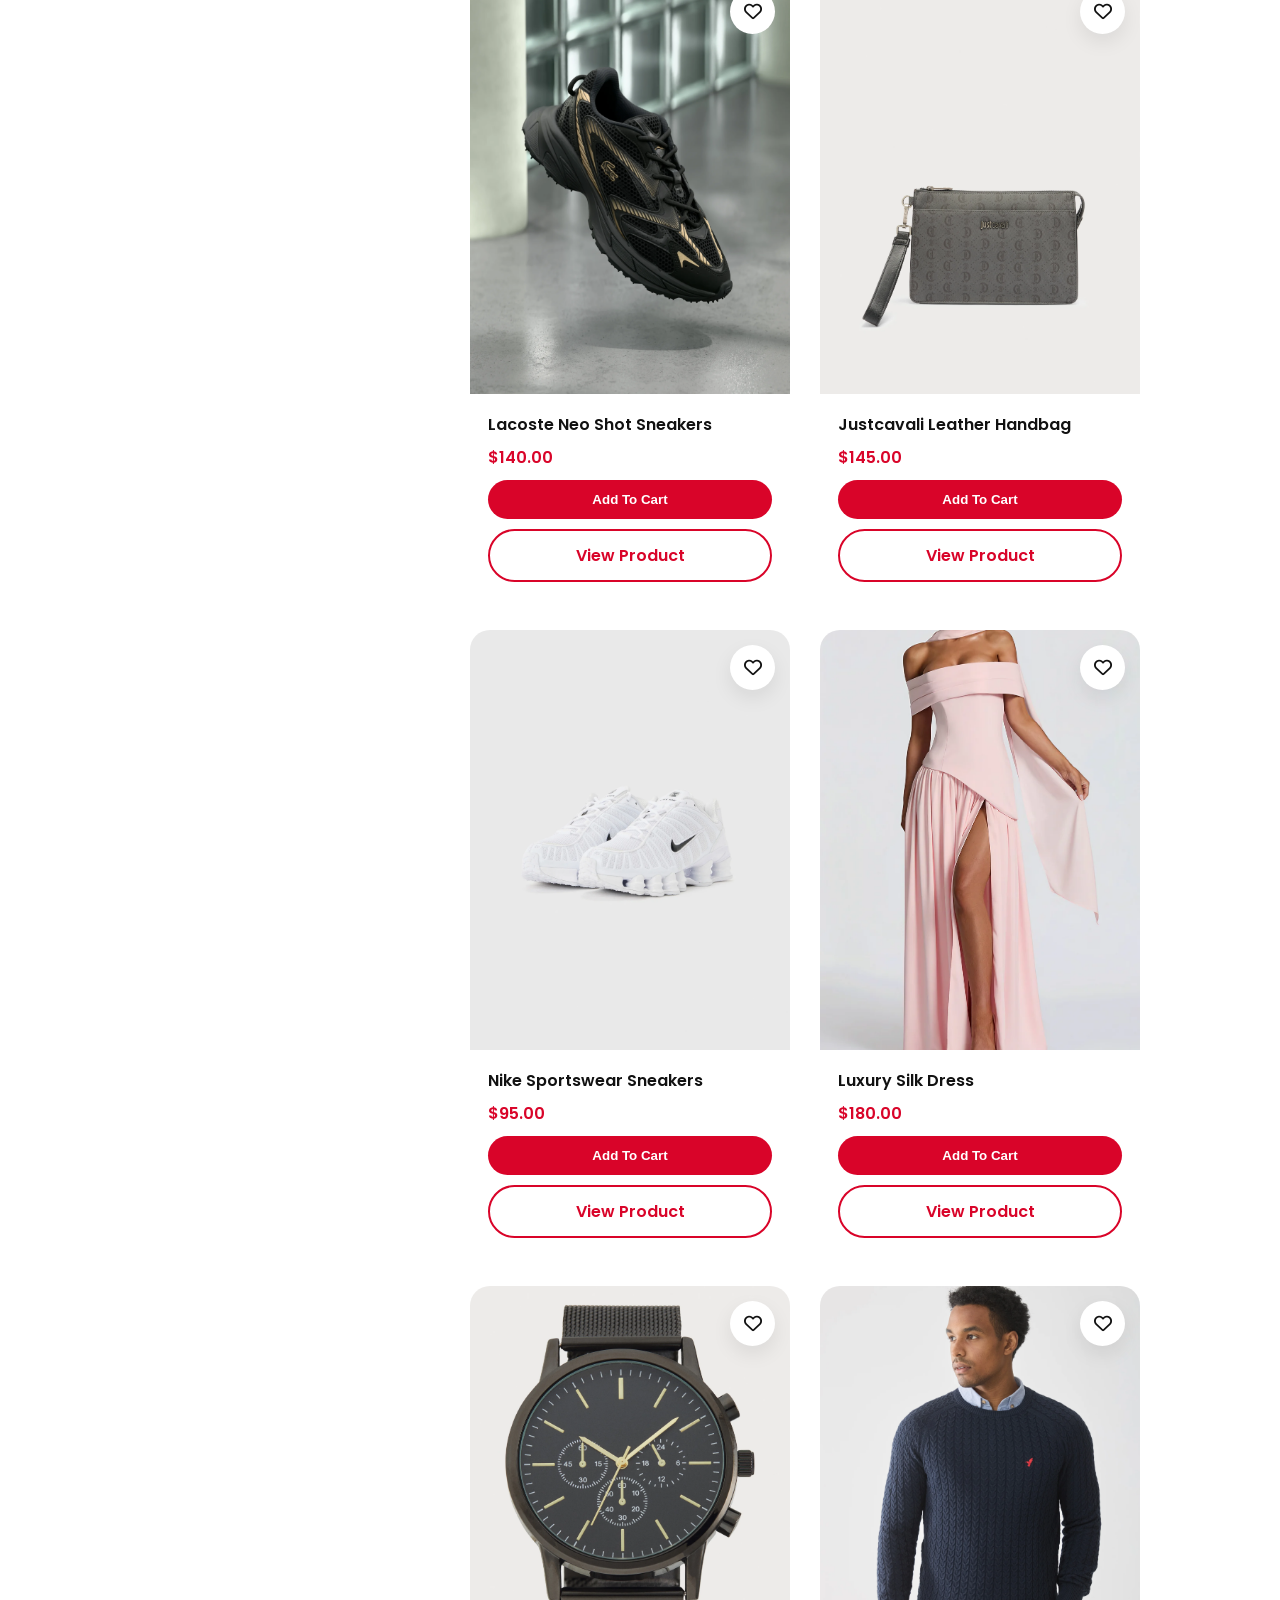
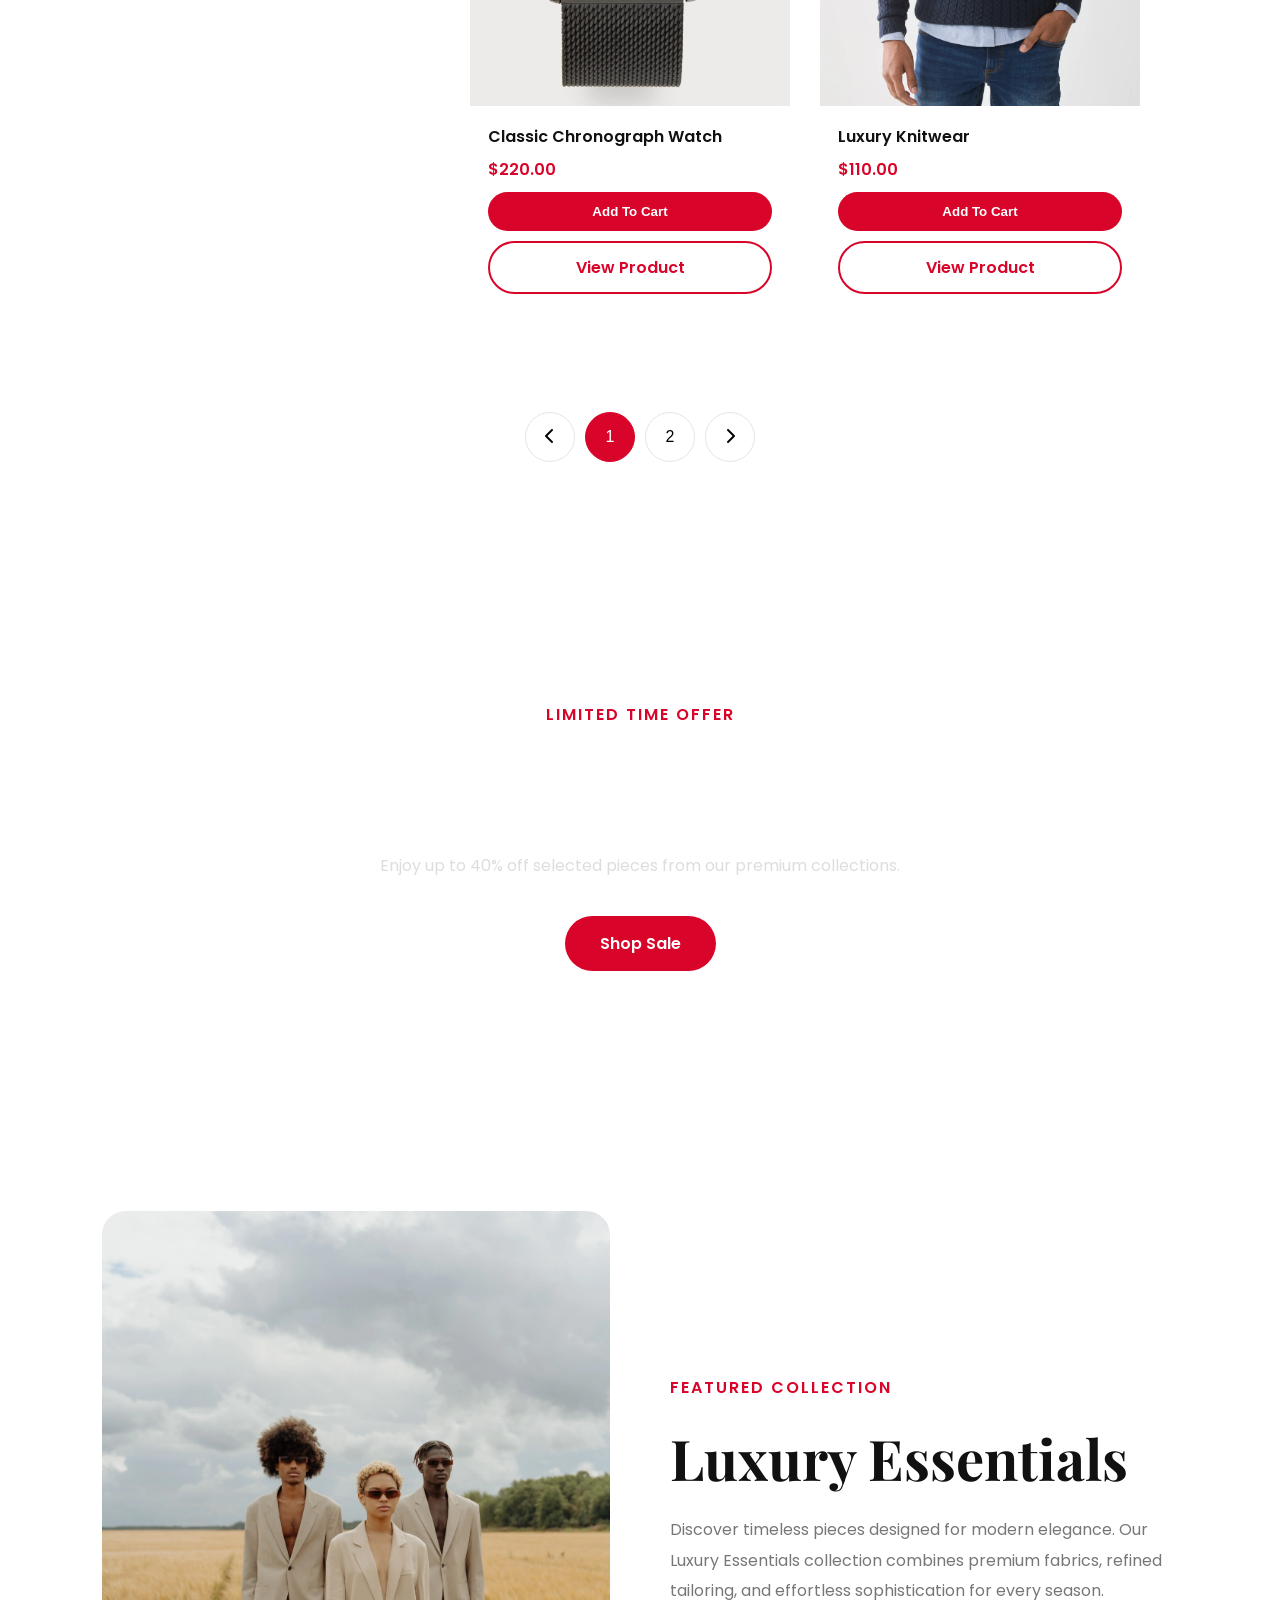
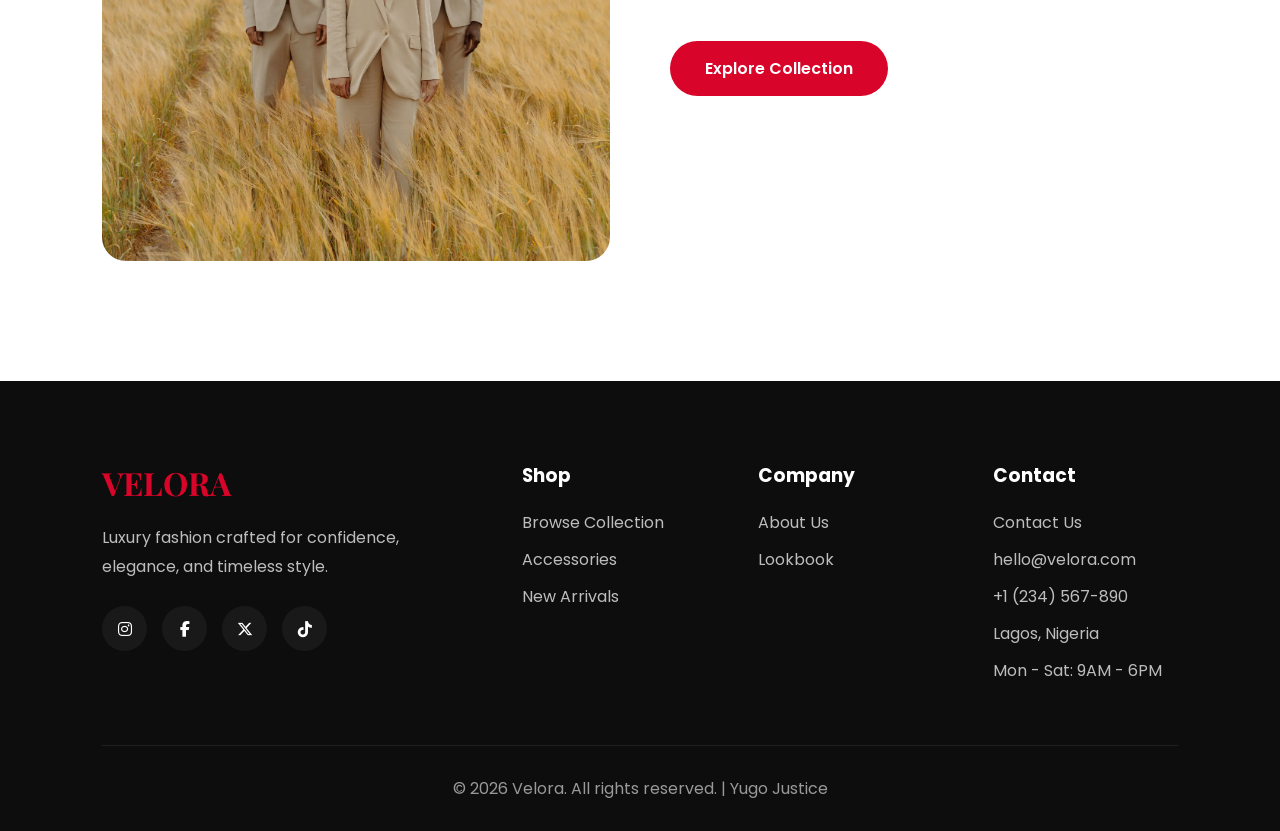
<file: shop.html>
<!doctype html>
<html lang="en">
  <head>
    <meta charset="UTF-8" />

    <meta name="viewport" content="width=device-width, initial-scale=1.0" />

    <title>Shop | Velora</title>

    <!-- FAVICON -->
    <link rel="icon" type="image/png" href="images/vel.png" />

    <link rel="stylesheet" href="style.css" />

    <link
      href="https://fonts.googleapis.com/css2?family=Playfair+Display:wght@500;700&family=Poppins:wght@300;400;500;600&display=swap"
      rel="stylesheet"
    />

    <link
      rel="stylesheet"
      href="https://cdnjs.cloudflare.com/ajax/libs/font-awesome/6.5.1/css/all.min.css"
    />
  </head>

  <body>

    <!-- NAVBAR ------------------------------------------------------------------------------------------------>

      <nav class="navbar">

      <a href="index.html" class="logo">VELORA</a>

      <!-- MOBILE ACTIONS -->
      <div class="mobile-actions">
        <a href="account.html" id="mobileAccountLink">
          <i class="fa-regular fa-user"></i>
        </a>

        <a href="cart.html" class="cart-icon-wrapper">
          <i class="fa-solid fa-bag-shopping"></i>
          <span id="mobileCartCount">0</span>
        </a>

        <div class="menu-btn">
          <i class="fa-solid fa-bars"></i>
        </div>
      </div>

      <!-- NAV LINKS -->
      <ul class="nav-links">
        <li><a href="index.html">Home</a></li>

        <li><a href="shop.html">Shop</a></li>

        <li><a href="lookbook.html">Lookbook</a></li>

        <li><a href="about.html">About</a></li>

        <li><a href="contact.html">Contact</a></li>

        <!-- MOBILE ONLY ICONS -->
        <li class="mobile-icons">
          <button class="mobile-search-btn">
            <i class="fa-solid fa-search"></i>
          </button>

          <a href="wishlist.html" class="wishlist-icon-wrapper">
            <i class="fa-regular fa-heart"></i>
            <span id="mobileWishlistCount">0</span>
          </a>
        </li>
      </ul>

      <!-- DESKTOP ICONS -->
      <div class="nav-icons">
        <i class="fa-solid fa-search search-btn"></i>

        <a href="account.html" id="desktopAccountLink">
          <i class="fa-regular fa-user"></i>
        </a>

        <a href="wishlist.html" class="wishlist-icon-wrapper">
          <i class="fa-regular fa-heart"></i>

          <span id="wishlistCount">0</span>
        </a>

        <a href="cart.html" class="cart-icon-wrapper">
          <i class="fa-solid fa-bag-shopping"></i>

          <span id="desktopCartCount">0</span>
        </a>
      </div>
    </nav>

    <!-- =====================================================================================
         BREADCRUMB
    ===================================================================================== -->

    <section class="breadcrumb">
      <a href="index.html">Home</a>

      <span>/</span>

      <p>Shop</p>
    </section>

    <!-- ==============================================================================================
     SHOP HERO SECTION
=========================== -->

    <section class="shop-hero">
      <div class="shop-hero-content">
        <span>VELORA COLLECTION</span>

        <h1>Discover Premium Fashion</h1>

        <p>
          Explore our curated collection of timeless pieces crafted for elegance
          and confidence.
        </p>
      </div>
    </section>

    <!-- ====================================================================================================
     SHOP PRODUCTS
=========================== -->

    <section class="shop-products">
      <!-- Sidebar -->

      <aside class="shop-sidebar">
        <h3>Categories</h3>

    <ul class="category-list">
      <li><a href="#" data-category="All">All Products</a></li>

      <li><a href="#" data-category="Jackets">Jackets</a></li>

      <li><a href="#" data-category="Shirts">Shirts</a></li>

      <li><a href="#" data-category="Shoes">Shoes</a></li>

      <li><a href="#" data-category="Trousers">Trousers</a></li>

      <li><a href="#" data-category="Accessories">Accessories</a></li>

      <li><a href="#" data-category="Suits">Suits</a></li>

      <li><a href="#" data-category="Dresses">Dresses</a></li>

      <li><a href="#" data-category="Bags">Bags</a></li>
    </ul>

        <h3>Sizes</h3>

        <div class="sizes">
          <span>S</span>
          <span>M</span>
          <span>L</span>
          <span>XL</span>
        </div>
      </aside>

      <!-- Products Content -->

      <div class="shop-content">
        <!-- ==========================
         RESULTS + SORTING BAR
    =========================== -->

        <div class="shop-topbar">
          <div class="results-count">
            <p id="resultsCounter">
             Showing <strong>1-8</strong> of <strong>16</strong> products
            </p>
          </div>

          <div class="sort-container">
            <label for="sortProducts"> Sort By </label>

            <select id="sortProducts">
              <option value="newest">Newest</option>

              <option value="low-high">Price: Low to High</option>

              <option value="high-low">Price: High to Low</option>
            </select>
          </div>
        </div>

        <!-- ==========================
         SHOP PRODUCTS GRID
    =========================== -->

        <div class="shop-grid" id="shopProductsContainer"></div>

    </section>

    <!-- =====================================================================================
     PAGINATION
===================================================================================== -->

<section class="pagination-section">
  <div class="pagination" id="paginationContainer">
    <button class="page-btn" id="prevPageBtn">
      <i class="fa-solid fa-chevron-left"></i>
    </button>

    <button class="page-btn" id="nextPageBtn">
      <i class="fa-solid fa-chevron-right"></i>
    </button>
  </div>
</section>

    <!-- =====================================================================================
     PROMOTIONAL BANNER
===================================================================================== -->

    <section class="promo-banner">
      <div class="promo-content">
        <span>LIMITED TIME OFFER</span>

        <h2>Mid-Season Sale</h2>

        <p>Enjoy up to 40% off selected pieces from our premium collections.</p>

        <a href="#" class="promo-btn"> Shop Sale </a>
      </div>
    </section>

    <!-- =====================================================================================
     FEATURED COLLECTION
===================================================================================== -->

    <section class="featured-collection">
      <div class="featured-image">
        <img
          src="images/featured-collection.webp"
          alt="Featured Collection"
          loading="lazy"
        />
      </div>

      <div class="featured-content">
        <span>FEATURED COLLECTION</span>

        <h2>Luxury Essentials</h2>

        <p>
          Discover timeless pieces designed for modern elegance. Our Luxury
          Essentials collection combines premium fabrics, refined tailoring, and
          effortless sophistication for every season.
        </p>

        <a href="#" class="featured-btn"> Explore Collection </a>
      </div>
    </section>

    <!-- ========================================================================================================
     FOOTER
=========================== -->

    <footer class="footer">
      <div class="footer-container">
        <!-- Brand -->

        <div class="footer-column">
          <h2 class="footer-logo">VELORA</h2>

          <p>
            Luxury fashion crafted for confidence, elegance, and timeless style.
          </p>

          <div class="footer-socials">
            <a href="#">
              <i class="fa-brands fa-instagram"></i>
            </a>

            <a href="#">
              <i class="fa-brands fa-facebook-f"></i>
            </a>

            <a href="#">
              <i class="fa-brands fa-x-twitter"></i>
            </a>

            <a href="#">
              <i class="fa-brands fa-tiktok"></i>
            </a>
          </div>
        </div>

        <!-- Shop -->

        <div class="footer-column">
          <h3>Shop</h3>

          <a href="shop.html">Browse Collection</a>
          <a href="#">Accessories</a>
          <a href="#">New Arrivals</a>
        </div>

        <!-- Company -->

        <div class="footer-column">
          <h3>Company</h3>

          <a href="about.html">About Us</a>
          <a href="lookbook.html">Lookbook</a>
        </div>

        <!-- Contact -->

        <div class="footer-column">
          <h3>Contact</h3>

          <a href="contact.html">Contact Us</a>

          <a href="mailto:hello@velora.com"> hello@velora.com </a>

          <a href="tel:+1234567890"> +1 (234) 567-890 </a>

          <a href="#"> Lagos, Nigeria </a>

          <a href="#"> Mon - Sat: 9AM - 6PM </a>
        </div>
      </div>

      <div class="footer-bottom">
        <p>© 2026 Velora. All rights reserved. | Yugo Justice</p>
      </div>
    </footer>

     <!-- =============================================================================
     BACK TO TOP BUTTON
=========================== -->

    <button class="back-to-top">
      <i class="fa-solid fa-arrow-up"></i>
    </button>

    <!-- =====================================================================================
     SEARCH OVERLAY
===================================================================================== -->

     <div class="search-overlay">
      <div class="search-overlay-content">
        <button class="close-search">
          <i class="fa-solid fa-xmark"></i>
        </button>

        <span class="search-label"> SEARCH PRODUCTS </span>

        <h2>Find Your Next Favourite Piece</h2>

        <div class="search-box">
          <i class="fa-solid fa-magnifying-glass"></i>

          <input
            type="text"
            id="searchInput"
            placeholder="Search jackets, shoes, bags..."
          />
        </div>

        <div id="searchResults" class="search-results"></div>

        <!-- POPULAR SEARCHES -->

        <div class="popular-searches">
          <h3>Popular Searches</h3>

          <div class="search-tags">
            <span class="search-tag">Jacket</span>

            <span class="search-tag">Shoes</span>

            <span class="search-tag">Bag</span>

            <span class="search-tag">Watch</span>
          </div>
        </div>
      </div>
    </div>

    <script src="products.js"></script>
    <script src="script.js"></script>
  </body>
</html>
</file>
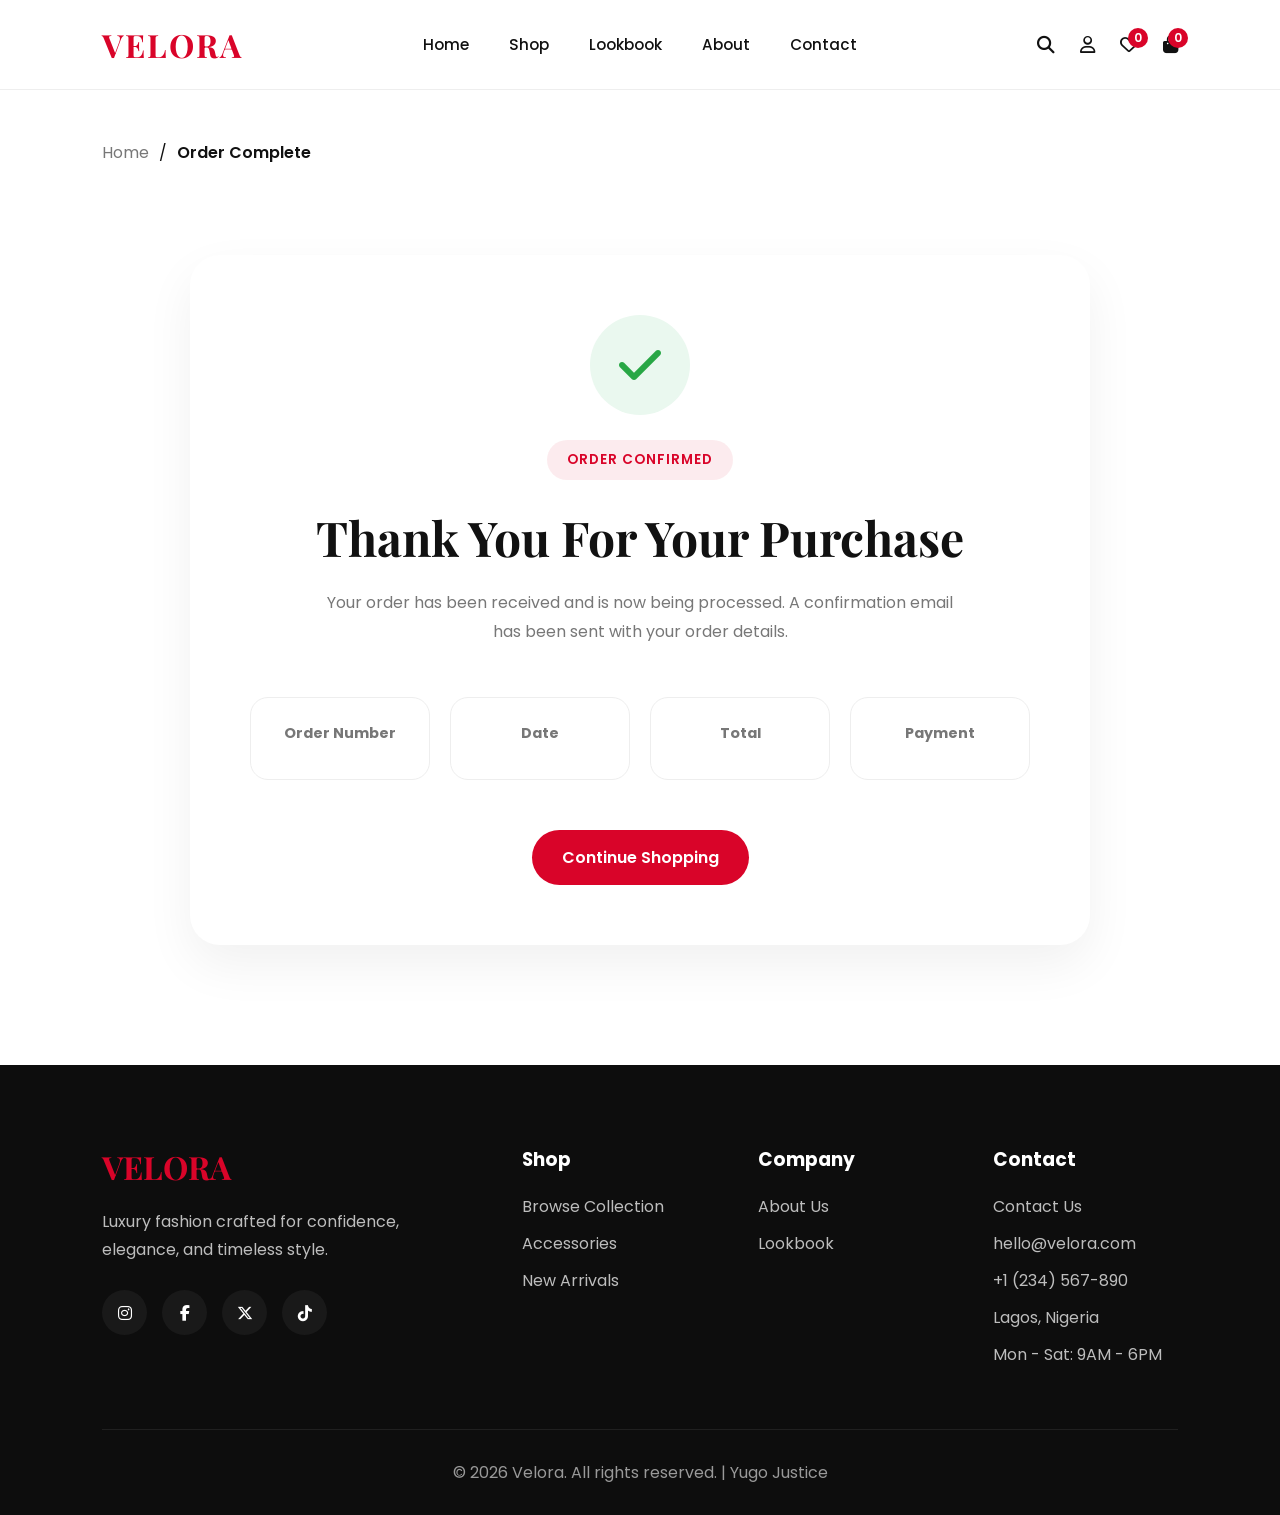
<file: success.html>
<!doctype html>
<html lang="en">
  <head>
    <meta charset="UTF-8" />

    <meta name="viewport" content="width=device-width, initial-scale=1.0" />

    <title>Order Complete | Velora</title>

    <!-- FAVICON -->
    <link rel="icon" type="image/png" href="images/vel.png" />

    <link rel="stylesheet" href="style.css" />

    <link
      href="https://fonts.googleapis.com/css2?family=Playfair+Display:wght@500;700&family=Poppins:wght@300;400;500;600&display=swap"
      rel="stylesheet"
    />

    <link
      rel="stylesheet"
      href="https://cdnjs.cloudflare.com/ajax/libs/font-awesome/6.5.1/css/all.min.css"
    />
  </head>

  <body>
    <!-- NAVBAR -------------------------------------------------------------------------------------------------->
    <nav class="navbar">
      <a href="index.html" class="logo">VELORA</a>

      <!-- MOBILE ACTIONS -->
      <div class="mobile-actions">
        <a href="account.html" id="mobileAccountLink">
          <i class="fa-regular fa-user"></i>
        </a>

        <a href="cart.html" class="cart-icon-wrapper">
          <i class="fa-solid fa-bag-shopping"></i>
          <span id="mobileCartCount">0</span>
        </a>

        <div class="menu-btn">
          <i class="fa-solid fa-bars"></i>
        </div>
      </div>

      <!-- NAV LINKS -->
      <ul class="nav-links">
        <li><a href="index.html">Home</a></li>

        <li><a href="shop.html">Shop</a></li>

        <li><a href="lookbook.html">Lookbook</a></li>

        <li><a href="about.html">About</a></li>

        <li><a href="contact.html">Contact</a></li>

        <!-- MOBILE ONLY ICONS -->
        <li class="mobile-icons">
          <button class="mobile-search-btn">
            <i class="fa-solid fa-search"></i>
          </button>

          <a href="wishlist.html" class="wishlist-icon-wrapper">
            <i class="fa-regular fa-heart"></i>
            <span id="mobileWishlistCount">0</span>
          </a>
        </li>
      </ul>

      <!-- DESKTOP ICONS -->
      <div class="nav-icons">
        <i class="fa-solid fa-search search-btn"></i>

        <a href="account.html" id="desktopAccountLink">
          <i class="fa-regular fa-user"></i>
        </a>

        <a href="wishlist.html" class="wishlist-icon-wrapper">
          <i class="fa-regular fa-heart"></i>

          <span id="wishlistCount">0</span>
        </a>

        <a href="cart.html" class="cart-icon-wrapper">
          <i class="fa-solid fa-bag-shopping"></i>

          <span id="desktopCartCount">0</span>
        </a>
      </div>
    </nav>

    <!--=====================================================================================
     BREADCRUMB
===================================================================================== -->

    <section class="breadcrumb">
      <a href="index.html">Home</a>

      <span>/</span>

      <p>Order Complete</p>
    </section>

    <!-- =====================================================================================
     ORDER SUCCESS
===================================================================================== -->

    <section class="success-section">
      <div class="success-card">
        <div class="success-icon">
          <i class="fa-solid fa-check"></i>
        </div>

        <span class="success-badge"> ORDER CONFIRMED </span>

        <h1>Thank You For Your Purchase</h1>

        <p>
          Your order has been received and is now being processed. A
          confirmation email has been sent with your order details.
        </p>

        <!-- ORDER DETAILS -->

        <div class="order-details">
          <div class="detail-box">
            <h4>Order Number</h4>

            <span id="successOrderNumber"></span>
          </div>

          <div class="detail-box">
            <h4>Date</h4>

            <span id="successOrderDate"></span>
          </div>

          <div class="detail-box">
            <h4>Total</h4>

            <span id="successOrderTotal"></span>
          </div>

          <div class="detail-box">
            <h4>Payment</h4>

            <span id="successPaymentMethod"></span>
          </div>
        </div>

        <!-- ACTION BUTTONS -->

        <div class="success-actions">
          <a href="shop.html" class="continue-btn"> Continue Shopping </a>

          <!-- <a href="shop.html" class="track-btn"> Continue Browsing </a> -->
        </div>
      </div>
    </section>

    <!-- ========================================================================================================
     FOOTER
=========================== -->

    <footer class="footer">
      <div class="footer-container">
        <!-- Brand -->

        <div class="footer-column">
          <h2 class="footer-logo">VELORA</h2>

          <p>
            Luxury fashion crafted for confidence, elegance, and timeless style.
          </p>

          <div class="footer-socials">
            <a href="#">
              <i class="fa-brands fa-instagram"></i>
            </a>

            <a href="#">
              <i class="fa-brands fa-facebook-f"></i>
            </a>

            <a href="#">
              <i class="fa-brands fa-x-twitter"></i>
            </a>

            <a href="#">
              <i class="fa-brands fa-tiktok"></i>
            </a>
          </div>
        </div>

        <!-- Shop -->

        <div class="footer-column">
          <h3>Shop</h3>

          <a href="shop.html">Browse Collection</a>
          <a href="shop.html">Accessories</a>
          <a href="shop.html">New Arrivals</a>
        </div>

        <!-- Company -->

        <div class="footer-column">
          <h3>Company</h3>

          <a href="about.html">About Us</a>
          <a href="lookbook.html">Lookbook</a>
        </div>

        <!-- Contact -->

        <div class="footer-column">
          <h3>Contact</h3>

          <a href="contact.html">Contact Us</a>

          <a href="mailto:hello@velora.com"> hello@velora.com </a>

          <a href="tel:+1234567890"> +1 (234) 567-890 </a>

          <a href="#"> Lagos, Nigeria </a>

          <a href="#"> Mon - Sat: 9AM - 6PM </a>
        </div>
      </div>

      <div class="footer-bottom">
        <p>© 2026 Velora. All rights reserved. | Yugo Justice</p>
      </div>
    </footer>

    <!-- =============================================================================
     BACK TO TOP BUTTON
=========================== -->

    <button class="back-to-top">
      <i class="fa-solid fa-arrow-up"></i>
    </button>

    <!-- =====================================================================================
     SEARCH OVERLAY
===================================================================================== -->

    <div class="search-overlay">
      <div class="search-overlay-content">
        <button class="close-search">
          <i class="fa-solid fa-xmark"></i>
        </button>

        <span class="search-label"> SEARCH PRODUCTS </span>

        <h2>Find Your Next Favourite Piece</h2>

        <div class="search-box">
          <i class="fa-solid fa-magnifying-glass"></i>

          <input
            type="text"
            id="searchInput"
            placeholder="Search jackets, shoes, bags..."
          />
        </div>

        <div id="searchResults" class="search-results"></div>

        <!-- POPULAR SEARCHES -->

        <div class="popular-searches">
          <h3>Popular Searches</h3>

          <div class="search-tags">
            <span class="search-tag">Jacket</span>

            <span class="search-tag">Shoes</span>

            <span class="search-tag">Bag</span>

            <span class="search-tag">Watch</span>
          </div>
        </div>
      </div>
    </div>

    <script src="products.js"></script>
    <script src="script.js"></script>
  </body>
</html>
</file>
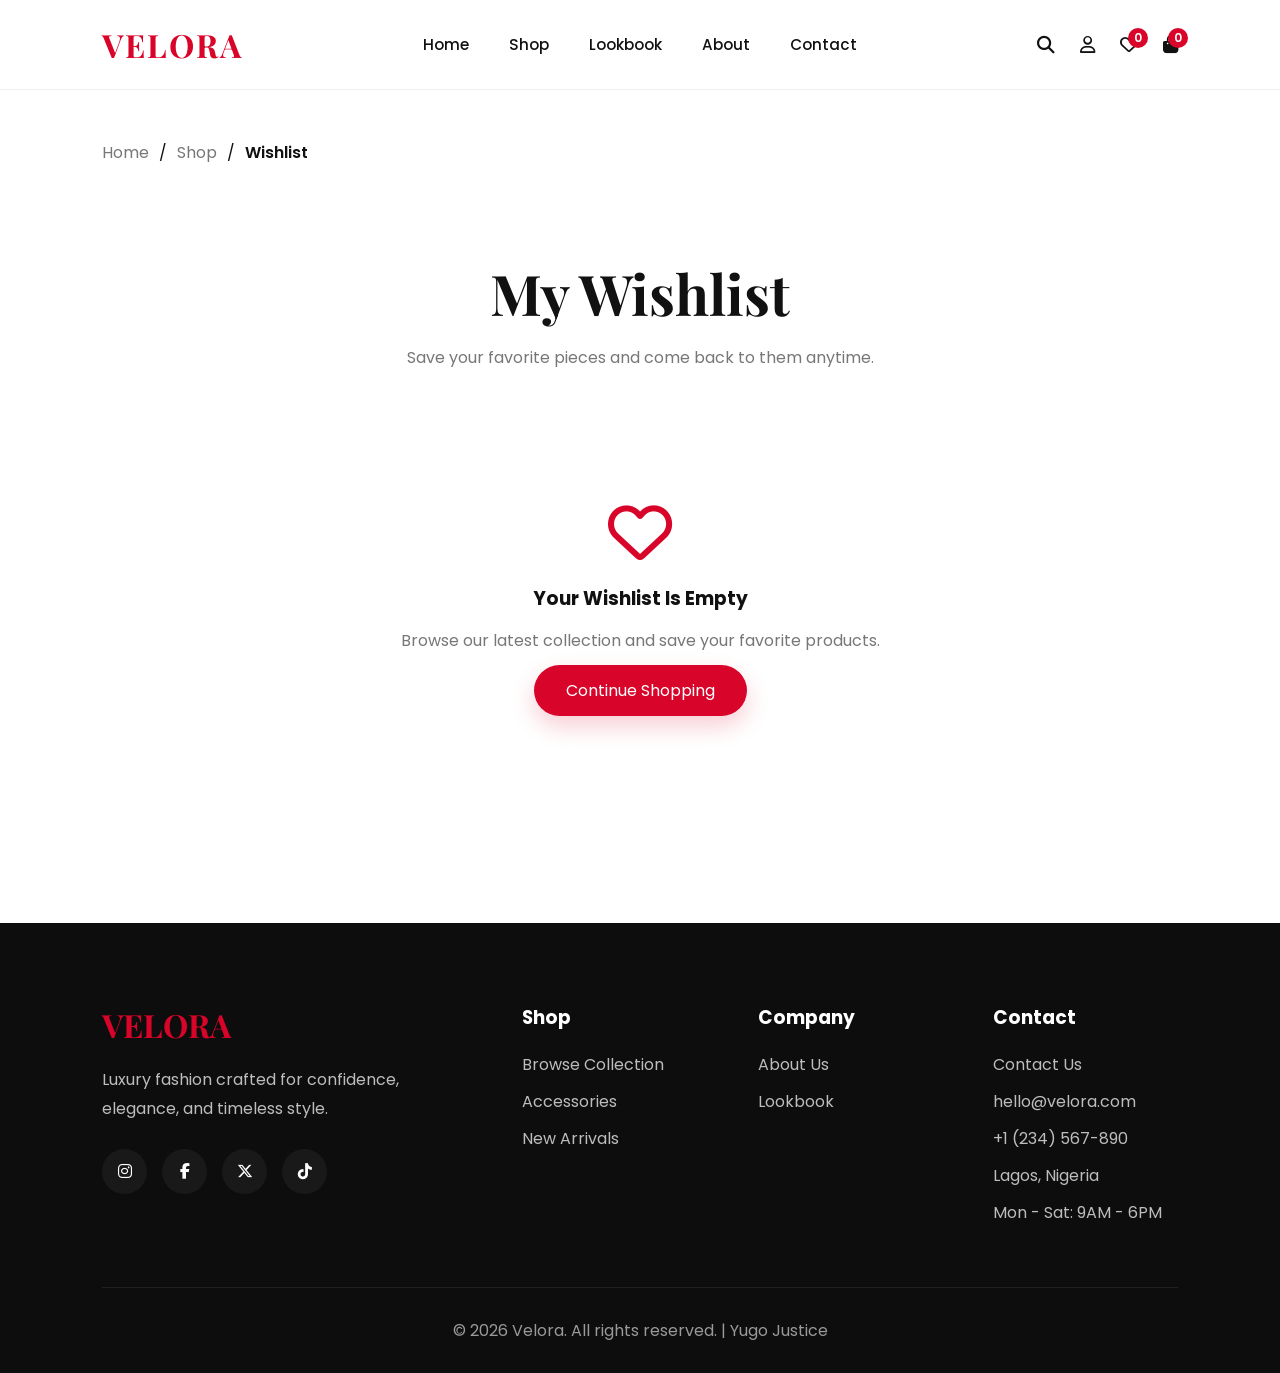
<file: wishlist.html>
<!doctype html>
<html lang="en">
  <head>
    <meta charset="UTF-8" />

    <meta name="viewport" content="width=device-width, initial-scale=1.0" />

    <title>Wishlist | Velora</title>

    <!-- FAVICON -->
    <link rel="icon" type="image/png" href="images/vel.png" />

    <link rel="stylesheet" href="style.css" />

    <link
      href="https://fonts.googleapis.com/css2?family=Playfair+Display:wght@500;700&family=Poppins:wght@300;400;500;600&display=swap"
      rel="stylesheet"
    />

    <link
      rel="stylesheet"
      href="https://cdnjs.cloudflare.com/ajax/libs/font-awesome/6.5.1/css/all.min.css"
    />
  </head>

  <body>
    <!-- =====================================================================================
     NAVBAR
===================================================================================== -->

    <nav class="navbar">
      <a href="index.html" class="logo">VELORA</a>

      <!-- MOBILE ACTIONS -->
      <div class="mobile-actions">
        <a href="account.html" id="mobileAccountLink">
          <i class="fa-regular fa-user"></i>
        </a>

        <a href="cart.html" class="cart-icon-wrapper">
          <i class="fa-solid fa-bag-shopping"></i>
          <span id="mobileCartCount">0</span>
        </a>

        <div class="menu-btn">
          <i class="fa-solid fa-bars"></i>
        </div>
      </div>

      <!-- NAV LINKS -->
      <ul class="nav-links">
        <li><a href="index.html">Home</a></li>

        <li><a href="shop.html">Shop</a></li>

        <li><a href="lookbook.html">Lookbook</a></li>

        <li><a href="about.html">About</a></li>

        <li><a href="contact.html">Contact</a></li>

        <!-- MOBILE ONLY ICONS -->
        <li class="mobile-icons">
          <button class="mobile-search-btn">
            <i class="fa-solid fa-search"></i>
          </button>

          <a href="wishlist.html" class="wishlist-icon-wrapper">
            <i class="fa-regular fa-heart"></i>
            <span id="mobileWishlistCount">0</span>
          </a>
        </li>
      </ul>

      <!-- DESKTOP ICONS -->
      <div class="nav-icons">
        <i class="fa-solid fa-search search-btn"></i>

        <a href="account.html" id="desktopAccountLink">
          <i class="fa-regular fa-user"></i>
        </a>

        <a href="wishlist.html" class="wishlist-icon-wrapper">
          <i class="fa-regular fa-heart"></i>

          <span id="wishlistCount">0</span>
        </a>

        <a href="cart.html" class="cart-icon-wrapper">
          <i class="fa-solid fa-bag-shopping"></i>

          <span id="desktopCartCount">0</span>
        </a>
      </div>
    </nav>

    <!-- =====================================================================================
         BREADCRUMB
    ===================================================================================== -->

    <section class="breadcrumb">
      <a href="index.html">Home</a>

      <span>/</span>

      <a href="shop.html"> Shop </a>

      <span>/</span>

      <p>Wishlist</p>
    </section>

    <!-- =====================================================================================
     WISHLIST HERO
===================================================================================== -->

    <section class="wishlist-hero">
      <h1>My Wishlist</h1>

      <p>Save your favorite pieces and come back to them anytime.</p>
    </section>

    <!-- =====================================================================================
     WISHLIST PRODUCTS
===================================================================================== -->

    <section class="wishlist-section">
      <div id="wishlistContainer" class="wishlist-grid"></div>

      <!-- EMPTY STATE -->

      <div id="emptyWishlist" class="empty-wishlist">
        <i class="fa-regular fa-heart"></i>

        <h3>Your Wishlist Is Empty</h3>

        <p>Browse our latest collection and save your favorite products.</p>

        <a href="shop.html" class="continue-shopping"> Continue Shopping </a>
      </div>
    </section>

    <!-- ========================================================================================================
     FOOTER
=========================== -->

    <footer class="footer">
      <div class="footer-container">
        <!-- Brand -->

        <div class="footer-column">
          <h2 class="footer-logo">VELORA</h2>

          <p>
            Luxury fashion crafted for confidence, elegance, and timeless style.
          </p>

          <div class="footer-socials">
            <a href="#">
              <i class="fa-brands fa-instagram"></i>
            </a>

            <a href="#">
              <i class="fa-brands fa-facebook-f"></i>
            </a>

            <a href="#">
              <i class="fa-brands fa-x-twitter"></i>
            </a>

            <a href="#">
              <i class="fa-brands fa-tiktok"></i>
            </a>
          </div>
        </div>

        <!-- Shop -->

        <div class="footer-column">
          <h3>Shop</h3>

          <a href="shop.html">Browse Collection</a>
          <a href="shop.html">Accessories</a>
          <a href="shop.html">New Arrivals</a>
        </div>

        <!-- Company -->

        <div class="footer-column">
          <h3>Company</h3>

          <a href="about.html">About Us</a>
          <a href="lookbook.html">Lookbook</a>
        </div>

        <!-- Contact -->

        <div class="footer-column">
          <h3>Contact</h3>

          <a href="contact.html">Contact Us</a>

          <a href="mailto:hello@velora.com"> hello@velora.com </a>

          <a href="tel:+1234567890"> +1 (234) 567-890 </a>

          <a href="#"> Lagos, Nigeria </a>

          <a href="#"> Mon - Sat: 9AM - 6PM </a>
        </div>
      </div>

      <div class="footer-bottom">
        <p>© 2026 Velora. All rights reserved. | Yugo Justice</p>
      </div>
    </footer>

    <!-- =============================================================================
     BACK TO TOP BUTTON
=========================== -->

    <button class="back-to-top">
      <i class="fa-solid fa-arrow-up"></i>
    </button>

    <!-- =====================================================================================
     SEARCH OVERLAY
===================================================================================== -->

    <div class="search-overlay">
      <div class="search-overlay-content">
        <button class="close-search">
          <i class="fa-solid fa-xmark"></i>
        </button>

        <span class="search-label"> SEARCH PRODUCTS </span>

        <h2>Find Your Next Favourite Piece</h2>

        <div class="search-box">
          <i class="fa-solid fa-magnifying-glass"></i>

          <input
            type="text"
            id="searchInput"
            placeholder="Search jackets, shoes, bags..."
          />
        </div>

        <div id="searchResults" class="search-results"></div>

        <!-- POPULAR SEARCHES -->

        <div class="popular-searches">
          <h3>Popular Searches</h3>

          <div class="search-tags">
            <span class="search-tag">Jacket</span>

            <span class="search-tag">Shoes</span>

            <span class="search-tag">Bag</span>

            <span class="search-tag">Watch</span>
          </div>
        </div>
      </div>
    </div>

    <script src="products.js"></script>
    <script src="script.js"></script>
  </body>
</html>
</file>
<file: style.css>
:root {
  --primary-red: #d90429;

  --dark: #111111;

  --light: #ffffff;

  --gray: #777;

  --gold: #c9a227;
}

* {
  margin: 0;
  padding: 0;
  box-sizing: border-box;
}

html {
  scroll-behavior: smooth;
}

body {
  font-family: "Poppins", sans-serif;
  background: #ffffff;
  color: #111;
}

img {
  max-width: 100%;
  display: block;
}

a {
  text-decoration: none;
}

ul {
  list-style: none;
}

/* NAVBAR /////////////////////////////////////////////////////////////////////////////////////////////////*/

.navbar {
  width: 100%;
  height: 90px;

  display: flex;
  align-items: center;
  justify-content: space-between;

  padding: 0 8%;

  background: white;

  position: fixed;
  top: 0;
  left: 0;

  z-index: 1000;

  border-bottom: 1px solid #eee;
}

.logo {
  font-family: "Playfair Display", serif;
  font-size: 2rem;
  font-weight: 700;

  color: var(--primary-red);

  letter-spacing: 2px;

  text-decoration: none;
}

.nav-links {
  display: flex;
  gap: 40px;
}

.nav-links a {
  color: var(--dark);

  font-size: 0.95rem;

  font-weight: 500;

  transition: 0.3s;
}

.nav-links a:hover {
  color: var(--primary-red);
}

.nav-icons {
  display: flex;
  gap: 25px;

  font-size: 1.1rem;

  cursor: pointer;
}

.nav-icons i {
  transition: 0.3s;
}

.nav-icons i:hover {
  color: var(--primary-red);
}

.menu-btn {
  display: none;
  font-size: 1.5rem;
  cursor: pointer;
}

.mobile-actions {
  display: none;
}

.mobile-only {
  display: none;
}

.mobile-icons {
  display: none;
}

@media (max-width: 768px) {
  .nav-icons {
    display: none !important;
  }
  .menu-btn {
    display: block;
  }

  .mobile-actions {
    display: flex;
    align-items: center;
    gap: 20px;
    /* font-size: 1.1rem; */
  }

  .mobile-actions a {
    color: var(--dark);
    position: relative;
  }

  .mobile-icons {
    display: flex;
    justify-content: center;
    gap: 25px;
    margin-top: 20px;
  }

  .nav-links {
    position: absolute;
    top: 90px;
    left: -100%;

    width: 100%;
    background: white;

    flex-direction: column;
    text-align: center;

    padding: 30px 0;

    transition: 0.4s;
  }

  .nav-links.active {
    left: 0;
  }

  .mobile-only {
    display: block;
  }
}

/* ==================================================================================================
   NAVBAR SCROLL STATE
========================== */

.navbar.scrolled {
  height: 80px;

  box-shadow: 0 8px 25px rgba(0, 0, 0, 0.08);

  background: rgba(255, 255, 255, 0.96);

  backdrop-filter: blur(10px);
}

/* mobile menu icons /////////////////////////////////////////////////////////////////////////////////////// */

.mobile-icons {
  display: none;
}

@media (max-width: 768px) {
  .mobile-icons {
    display: flex;

    justify-content: center;

    align-items: center;

    gap: 25px;

    margin-top: 25px;

    padding-top: 20px;

    border-top: 1px solid #eee;
  }

  .mobile-icons a,
  .mobile-icons i {
    font-size: 1.2rem;

    color: var(--dark);
  }

  .mobile-icons a:hover,
  .mobile-icons i:hover {
    color: var(--primary-red);
  }

  .mobile-icons .wishlist-icon-wrapper {
    position: relative;
  }

  .mobile-icons span {
    position: absolute;

    top: -8px;

    right: -10px;

    width: 18px;

    height: 18px;

    border-radius: 50%;

    background: var(--primary-red);

    color: white;

    font-size: 0.7rem;

    display: flex;

    align-items: center;

    justify-content: center;
  }
}

/* HERO SECTION //////////////////////////////////////////////////////////////////////////////////////*/

.hero {
  min-height: 100vh;

  display: grid;
  grid-template-columns: 1fr 1fr;

  align-items: center;

  padding: 120px 8% 60px;

  gap: 60px;

  background: linear-gradient(to right, #ffffff 55%, #f8f8f8 45%);
}

.hero-content {
  animation: fadeLeft 1s ease;
}

.hero-tag {
  display: inline-block;

  padding: 10px 20px;

  background: rgba(217, 4, 41, 0.08);

  color: var(--primary-red);

  font-size: 0.85rem;

  font-weight: 600;

  border-radius: 30px;

  margin-bottom: 25px;
}

.hero-content h1 {
  font-family: "Playfair Display", serif;

  font-size: 5rem;

  line-height: 1.1;

  margin-bottom: 25px;

  color: var(--dark);
}

.hero-content h1 span {
  color: var(--primary-red);
}

.hero-content p {
  font-size: 1rem;

  color: var(--gray);

  max-width: 550px;

  line-height: 1.8;

  margin-bottom: 35px;
}

.hero-buttons {
  display: flex;
  gap: 20px;
}

.shop-btn {
  background: var(--primary-red);

  color: white;

  padding: 16px 35px;

  border-radius: 50px;

  font-weight: 600;

  transition: 0.3s;
}

.shop-btn:hover {
  transform: translateY(-4px);

  box-shadow: 0 10px 30px rgba(217, 4, 41, 0.25);
}

.explore-btn {
  padding: 16px 35px;

  border: 2px solid #ddd;

  color: var(--dark);

  border-radius: 50px;

  transition: 0.3s;
}

.explore-btn:hover {
  border-color: var(--primary-red);

  color: var(--primary-red);
}

.hero-image {
  position: relative;

  display: flex;
  justify-content: center;

  animation: fadeRight 1s ease;
}

.hero-image img {
  width: 100%;

  max-width: 550px;

  height: 750px;

  object-fit: cover;

  border-radius: 30px;
}

.hero-badge {
  position: absolute;

  bottom: 40px;
  left: -20px;

  background: white;

  padding: 15px 25px;

  border-radius: 50px;

  font-weight: 600;

  box-shadow: 0 10px 30px rgba(0, 0, 0, 0.1);
}

@keyframes fadeLeft {
  from {
    opacity: 0;
    transform: translateX(-60px);
  }

  to {
    opacity: 1;
    transform: translateX(0);
  }
}

@keyframes fadeRight {
  from {
    opacity: 0;
    transform: translateX(60px);
  }

  to {
    opacity: 1;
    transform: translateX(0);
  }
}

/* RESPONSIVE */

@media (max-width: 991px) {
  .hero {
    grid-template-columns: 1fr;
    text-align: center;
  }

  .hero-content {
    order: 2;
  }

  .hero-image {
    order: 1;
  }

  .hero-content p {
    margin: auto;
    margin-bottom: 35px;
  }

  .hero-buttons {
    justify-content: center;
  }

  .hero-content h1 {
    font-size: 4rem;
  }

  .hero-image img {
    height: 600px;
  }
}

@media (max-width: 768px) {
  .hero {
    padding-top: 130px;
  }

  .hero-content h1 {
    font-size: 3rem;
  }

  .hero-image img {
    height: 500px;
  }

  .hero-buttons {
    flex-direction: column;
  }

  .shop-btn,
  .explore-btn {
    width: 100%;
  }
}

/* ===============================================================================================================
   SHOP BY CATEGORY SECTION
========================== */

.categories {
  padding: 120px 8%;

  background: #fff;
}

.section-title {
  text-align: center;

  margin-bottom: 60px;
}

.section-title span {
  color: var(--primary-red);

  font-size: 0.9rem;

  font-weight: 600;

  letter-spacing: 2px;
}

.section-title h2 {
  font-family: "Playfair Display", serif;

  font-size: 3rem;

  margin-top: 10px;

  color: var(--dark);
}

.category-grid {
  display: grid;

  grid-template-columns: repeat(2, 1fr);

  gap: 25px;
}

.category-card {
  position: relative;

  overflow: hidden;

  border-radius: 25px;

  cursor: pointer;
}

.category-card.large {
  height: 500px;
}

.category-card.wide {
  grid-column: span 2;

  height: 350px;
}

.category-card img {
  width: 100%;

  height: 100%;

  object-fit: cover;

  transition: 0.7s ease;
}

.category-card:hover img {
  transform: scale(1.08);
}

.overlay {
  position: absolute;

  inset: 0;

  background: linear-gradient(to top, rgba(0, 0, 0, 0.65), rgba(0, 0, 0, 0.15));

  display: flex;

  flex-direction: column;

  justify-content: flex-end;

  padding: 40px;
}

.overlay h3 {
  color: #fff;

  font-family: "Playfair Display", serif;

  font-size: 2.5rem;

  margin-bottom: 15px;
}

.overlay a {
  width: max-content;

  color: white;

  border: 1px solid rgba(255, 255, 255, 0.4);

  padding: 12px 24px;

  border-radius: 40px;

  transition: 0.3s;
}

.overlay a:hover {
  background: white;

  color: var(--primary-red);
}

/* RESPONSIVE */

@media (max-width: 991px) {
  .category-grid {
    grid-template-columns: 1fr;
  }

  .category-card.wide {
    grid-column: span 1;
  }

  .category-card.large,
  .category-card.wide {
    height: 400px;
  }
}

@media (max-width: 768px) {
  .categories {
    padding: 90px 5%;
  }

  .section-title h2 {
    font-size: 2.2rem;
  }

  .overlay {
    padding: 25px;
  }

  .overlay h3 {
    font-size: 2rem;
  }
}

.hidden {
  opacity: 0;

  transform: translateY(60px);

  transition: 0.8s ease;
}

.show {
  opacity: 1;

  transform: translateY(0);
}

/* ================================================================================================================
   NEW ARRIVALS SECTION
========================== */

.new-arrivals {
  padding: 120px 8%;

  background: #fafafa;
}

.products-grid {
  display: grid;

  grid-template-columns: repeat(4, 1fr);

  gap: 30px;
}

.product-card {
  background: white;

  border-radius: 24px;

  overflow: hidden;

  transition: 0.35s ease;
}

.product-card:hover {
  transform: translateY(-8px);
}

.product-image,
.product-images {
  position: relative;

  overflow: hidden;
}

.product-image,
.product-images img {
  width: 100%;

  height: 420px;

  object-fit: cover;

  transition: 0.5s ease;
}

.product-card:hover img {
  transform: scale(1.05);
}

.product-tag {
  position: absolute;

  top: 15px;
  left: 15px;

  background: var(--primary-red);

  color: white;

  padding: 8px 14px;

  border-radius: 30px;

  font-size: 0.75rem;

  z-index: 2;
}

.wishlist {
  position: absolute;

  top: 15px;
  right: 15px;

  width: 42px;
  height: 42px;

  background: white;

  border-radius: 50%;

  display: flex;
  align-items: center;
  justify-content: center;

  cursor: pointer;

  z-index: 2;
}

.quick-view {
  position: absolute;

  left: 50%;
  bottom: 20px;

  transform: translateX(-50%) translateY(30px);

  opacity: 0;

  border: none;

  background: white;

  padding: 14px 28px;

  min-width: 150px;

  border-radius: 40px;

  font-weight: 600;

  cursor: pointer;

  transition: 0.3s;

  text-decoration: none;
  color: var(--dark);

  white-space: nowrap;

  text-align: center;
}

.quick-view:visited {
  color: var(--dark);
}

.product-card:hover .quick-view {
  opacity: 1;

  transform: translateX(-50%) translateY(0);
}

.product-info {
  padding: 22px;
}

.product-info h3 {
  margin-bottom: 10px;

  font-size: 1rem;

  font-weight: 600;
}

.product-info p {
  color: var(--primary-red);

  font-weight: 700;
}

/* TABLET */

@media (max-width: 1100px) {
  .products-grid {
    grid-template-columns: repeat(2, 1fr);
  }
}

/* MOBILE */

@media (max-width: 768px) {
  .new-arrivals {
    padding: 90px 5%;
  }

  .products-grid {
    grid-template-columns: 1fr;
  }

  .product-image,
  .product-images img {
    height: 380px;
  }
}

/* ==================================================================================================================
   BRAND STORY SECTION
========================== */

.brand-story {
  padding: 120px 8%;

  display: grid;

  grid-template-columns: 1fr 1fr;

  gap: 70px;

  align-items: center;

  background: white;
}

.brand-image {
  overflow: hidden;

  border-radius: 25px;
}

.brand-image img {
  width: 100%;

  height: 550px;

  object-fit: cover;

  transition: 0.6s ease;
}

.brand-image:hover img {
  transform: scale(1.04);
}

.story-tag {
  display: inline-block;

  color: var(--primary-red);

  font-weight: 600;

  letter-spacing: 2px;

  margin-bottom: 15px;
}

.brand-content h2 {
  font-family: "Playfair Display", serif;

  font-size: 3rem;

  margin-bottom: 25px;

  color: var(--dark);
}

.brand-content p {
  color: var(--gray);

  line-height: 1.9;

  margin-bottom: 20px;
}

.story-stats {
  display: grid;

  grid-template-columns: repeat(3, 1fr);

  gap: 20px;

  margin-top: 40px;
}

.stat-box {
  text-align: center;

  padding: 25px;

  background: #fafafa;

  border-radius: 20px;

  transition: 0.3s;
}

.stat-box:hover {
  transform: translateY(-5px);
}

.stat-box h3 {
  font-size: 2rem;

  color: var(--primary-red);

  margin-bottom: 10px;
}

.stat-box span {
  font-size: 0.9rem;

  color: var(--gray);
}

/* TABLET */

@media (max-width: 991px) {
  .brand-story {
    grid-template-columns: 1fr;

    gap: 50px;
  }

  .brand-content {
    text-align: center;
  }
}

/* MOBILE */

@media (max-width: 768px) {
  .brand-story {
    padding: 90px 5%;
  }

  .brand-content h2 {
    font-size: 2.3rem;
  }

  .brand-image img {
    height: 400px;
  }

  .story-stats {
    grid-template-columns: 1fr;
  }
}

/* ============================================================================================================
   TRENDING COLLECTION SECTION
========================== */

.trending-collection {
  padding: 120px 8%;

  background: #fafafa;
}

.collection-layout {
  display: grid;

  grid-template-columns: 2fr 1fr;

  grid-template-rows: repeat(2, 300px);

  gap: 25px;
}

.collection-feature {
  grid-row: span 2;

  position: relative;

  overflow: hidden;

  border-radius: 30px;
}

.collection-feature img {
  width: 100%;

  height: 100%;

  object-fit: cover;

  transition: 0.7s ease;
}

.collection-feature:hover img {
  transform: scale(1.05);
}

.collection-small {
  position: relative;

  overflow: hidden;

  border-radius: 25px;
}

.collection-small img {
  width: 100%;

  height: 100%;

  object-fit: cover;

  transition: 0.6s ease;
}

.collection-small:hover img {
  transform: scale(1.08);
}

.collection-overlay {
  position: absolute;

  inset: 0;

  background: linear-gradient(to top, rgba(0, 0, 0, 0.75), rgba(0, 0, 0, 0.15));

  display: flex;

  flex-direction: column;

  justify-content: flex-end;

  padding: 50px;
}

.collection-overlay span {
  color: var(--primary-red);

  font-weight: 600;

  margin-bottom: 10px;
}

.collection-overlay h3 {
  font-family: "Playfair Display", serif;

  font-size: 3rem;

  color: white;

  margin-bottom: 15px;
}

.collection-overlay p {
  color: #ddd;

  max-width: 400px;

  margin-bottom: 25px;

  line-height: 1.7;
}

.collection-overlay a {
  width: max-content;

  background: white;

  color: var(--dark);

  padding: 14px 28px;

  border-radius: 40px;

  font-weight: 600;

  transition: 0.3s;
}

.collection-overlay a:hover {
  background: var(--primary-red);

  color: white;
}

.small-overlay {
  position: absolute;

  inset: 0;

  background: linear-gradient(to top, rgba(0, 0, 0, 0.75), rgba(0, 0, 0, 0.2));

  display: flex;

  flex-direction: column;

  justify-content: flex-end;

  padding: 30px;
}

.small-overlay h3 {
  color: white;

  font-family: "Playfair Display", serif;

  font-size: 1.8rem;

  margin-bottom: 12px;
}

.small-overlay a {
  color: white;

  width: max-content;

  border-bottom: 2px solid white;

  padding-bottom: 4px;
}

/* TABLET */

@media (max-width: 991px) {
  .collection-layout {
    grid-template-columns: 1fr;

    grid-template-rows: auto;
  }

  .collection-feature {
    height: 500px;

    grid-row: auto;
  }

  .collection-small {
    height: 300px;
  }
}

/* MOBILE */

@media (max-width: 768px) {
  .trending-collection {
    padding: 90px 5%;
  }

  .collection-feature {
    height: 420px;
  }

  .collection-overlay {
    padding: 30px;
  }

  .collection-overlay h3 {
    font-size: 2.2rem;
  }

  .collection-small {
    height: 250px;
  }
}

/* =====================================================================================================
   FASHION LOOKBOOK SECTION
========================== */

.lookbook {
  padding: 120px 8%;

  background: white;
}

.lookbook-grid {
  display: grid;

  grid-template-columns: repeat(3, 1fr);

  grid-template-rows: 350px 280px;

  gap: 25px;
}

.lookbook-item {
  position: relative;

  overflow: hidden;

  border-radius: 25px;

  cursor: pointer;
}

.lookbook-item.large {
  grid-column: span 2;

  grid-row: span 1;
}

.lookbook-item img {
  width: 100%;

  height: 100%;

  object-fit: cover;

  transition: 0.7s ease;
}

.lookbook-item:hover img {
  transform: scale(1.08);
}

.lookbook-overlay {
  position: absolute;

  inset: 0;

  background: linear-gradient(to top, rgba(0, 0, 0, 0.75), rgba(0, 0, 0, 0.1));

  display: flex;

  flex-direction: column;

  justify-content: flex-end;

  padding: 30px;
}

.lookbook-overlay span {
  color: var(--primary-red);

  font-size: 0.85rem;

  font-weight: 600;

  margin-bottom: 8px;

  letter-spacing: 1px;
}

.lookbook-overlay h3 {
  color: white;

  font-family: "Playfair Display", serif;

  font-size: 2rem;
}

/* TABLET */

@media (max-width: 991px) {
  .lookbook-grid {
    grid-template-columns: 1fr 1fr;

    grid-template-rows: auto;
  }

  .lookbook-item.large {
    grid-column: span 2;

    height: 400px;
  }

  .lookbook-item {
    height: 300px;
  }
}

/* MOBILE */

@media (max-width: 768px) {
  .lookbook {
    padding: 90px 5%;
  }

  .lookbook-grid {
    grid-template-columns: 1fr;
  }

  .lookbook-item.large {
    grid-column: span 1;
  }

  .lookbook-item,
  .lookbook-item.large {
    height: 320px;
  }

  .lookbook-overlay h3 {
    font-size: 1.7rem;
  }
}

/* ==============================================================================================================
   WHY CHOOSE VELORA SECTION
========================== */

.why-choose {
  padding: 120px 8%;

  background: #fafafa;
}

.features-grid {
  display: grid;

  grid-template-columns: repeat(4, 1fr);

  gap: 25px;
}

.feature-card {
  background: white;

  padding: 40px 30px;

  border-radius: 24px;

  text-align: center;

  transition: 0.35s ease;

  border: 1px solid #f1f1f1;
}

.feature-card:hover {
  transform: translateY(-8px);

  box-shadow: 0 20px 40px rgba(0, 0, 0, 0.06);
}

.feature-icon {
  width: 80px;
  height: 80px;

  margin: 0 auto 25px;

  border-radius: 50%;

  background: rgba(217, 4, 41, 0.08);

  display: flex;

  align-items: center;

  justify-content: center;
}

.feature-icon i {
  font-size: 1.8rem;

  color: var(--primary-red);
}

.feature-card h3 {
  margin-bottom: 15px;

  font-size: 1.2rem;
}

.feature-card p {
  color: var(--gray);

  line-height: 1.8;

  font-size: 0.95rem;
}

/* TABLET */

@media (max-width: 991px) {
  .features-grid {
    grid-template-columns: repeat(2, 1fr);
  }
}

/* MOBILE */

@media (max-width: 768px) {
  .why-choose {
    padding: 90px 5%;
  }

  .features-grid {
    grid-template-columns: 1fr;
  }
}
/* ========================================================================================================
   TESTIMONIALS SECTION
========================== */

.testimonials {
  padding: 120px 8%;

  background: white;
}

.testimonials-grid {
  display: grid;

  grid-template-columns: repeat(3, 1fr);

  gap: 25px;
}

.testimonial-card {
  background: #fafafa;

  padding: 35px;

  border-radius: 24px;

  transition: 0.35s ease;

  border: 1px solid #f1f1f1;
}

.testimonial-card:hover {
  transform: translateY(-8px);

  box-shadow: 0 20px 40px rgba(0, 0, 0, 0.06);
}

.stars {
  margin-bottom: 20px;
}

.stars i {
  color: var(--primary-red);
}

.testimonial-card p {
  line-height: 1.9;

  color: var(--gray);

  margin-bottom: 25px;
}

.customer {
  display: flex;

  align-items: center;

  gap: 15px;
}

.customer img {
  width: 60px;
  height: 60px;

  border-radius: 50%;

  object-fit: cover;
}

.customer h4 {
  margin-bottom: 4px;
}

.customer span {
  font-size: 0.9rem;

  color: var(--gray);
}

/* TABLET */

@media (max-width: 991px) {
  .testimonials-grid {
    grid-template-columns: 1fr;
  }
}

/* MOBILE */

@media (max-width: 768px) {
  .testimonials {
    padding: 90px 5%;
  }

  .testimonial-card {
    padding: 25px;
  }
}

/* ============================================================================================================
   NEWSLETTER CTA SECTION
========================== */

.newsletter {
  padding: 120px 8%;

  background: var(--dark);
}

.newsletter-content {
  max-width: 800px;

  margin: auto;

  text-align: center;
}

.newsletter-content span {
  color: var(--primary-red);

  font-weight: 600;

  letter-spacing: 2px;
}

.newsletter-content h2 {
  font-family: "Playfair Display", serif;

  font-size: 3rem;

  color: white;

  margin: 20px 0;
}

.newsletter-content p {
  color: #bdbdbd;

  line-height: 1.8;
}

.newsletter-benefits {
  display: flex;

  justify-content: center;

  flex-wrap: wrap;

  gap: 25px;

  margin: 35px 0;
}

.benefit {
  color: white;

  display: flex;

  align-items: center;

  gap: 10px;
}

.benefit i {
  color: var(--primary-red);
}

.newsletter-form {
  display: flex;

  gap: 15px;

  margin-top: 40px;
}

.newsletter-form input {
  flex: 1;

  border: none;

  outline: none;

  padding: 18px 22px;

  border-radius: 50px;

  font-size: 1rem;
}

.newsletter-form button {
  border: none;

  background: var(--primary-red);

  color: white;

  padding: 18px 35px;

  border-radius: 50px;

  cursor: pointer;

  font-weight: 600;

  transition: 0.3s;
}

.newsletter-form button:hover {
  transform: translateY(-3px);
}

.newsletter-message {
  margin-top: 20px;

  color: #fff;
}

/* TABLET */

@media (max-width: 991px) {
  .newsletter-form {
    flex-direction: column;
  }

  .newsletter-form button {
    width: 100%;
  }
}

/* MOBILE */

@media (max-width: 768px) {
  .newsletter {
    padding: 90px 5%;
  }

  .newsletter-content h2 {
    font-size: 2.2rem;
  }
}

/* ===============================================================================================================
   FOOTER
========================== */

.footer {
  background: #0d0d0d;

  padding: 80px 8% 30px;
}

.footer-container {
  display: grid;

  grid-template-columns: 2fr 1fr 1fr 1fr;

  gap: 50px;

  padding-bottom: 50px;

  border-bottom: 1px solid rgba(255, 255, 255, 0.08);
}

.footer-logo {
  font-family: "Playfair Display", serif;

  color: var(--primary-red);

  font-size: 2rem;

  margin-bottom: 20px;
}

.footer-column p {
  color: #bdbdbd;

  line-height: 1.8;

  max-width: 350px;
}

.footer-column h3 {
  color: white;

  margin-bottom: 20px;
}

.footer-column a {
  display: block;

  color: #bdbdbd;

  margin-bottom: 12px;

  transition: 0.3s;
}

.footer-column a:hover {
  color: var(--primary-red);

  transform: translateX(5px);
}

.footer-socials {
  display: flex;

  gap: 15px;

  margin-top: 25px;
}

.footer-socials a {
  width: 45px;
  height: 45px;

  display: flex;

  align-items: center;

  justify-content: center;

  border-radius: 50%;

  background: rgba(255, 255, 255, 0.05);

  color: white;

  transition: 0.3s;
}

.footer-socials a:hover {
  background: var(--primary-red);

  transform: translateY(-4px);
}

.footer-bottom {
  text-align: center;

  padding-top: 30px;
}

.footer-bottom p {
  color: #999;
}

/* TABLET */

@media (max-width: 991px) {
  .footer-container {
    grid-template-columns: repeat(2, 1fr);
  }
}

/* MOBILE */

@media (max-width: 768px) {
  .footer {
    padding: 70px 5% 25px;
  }

  .footer-container {
    grid-template-columns: 1fr;

    gap: 40px;
  }
}

.footer-socials a:hover {
  background: var(--primary-red);

  color: white;

  transform: translateY(-4px);
}

/* ===============================================================================================
   BACK TO TOP BUTTON
========================== */

.back-to-top {
  position: fixed;

  right: 25px;
  bottom: 25px;

  width: 55px;
  height: 55px;

  border: none;

  border-radius: 50%;

  background: var(--primary-red);

  color: white;

  cursor: pointer;

  opacity: 0;

  visibility: hidden;

  z-index: 999;

  transition: 0.3s;
}

.back-to-top.show {
  opacity: 1;

  visibility: visible;
}

.back-to-top:hover {
  transform: translateY(-5px);
}

/* ============================================================================================================
   GLOBAL BUTTON STYLE
========================== */

.primary-btn {
  display: inline-flex;

  align-items: center;

  justify-content: center;

  padding: 14px 28px;

  border-radius: 50px;

  font-weight: 600;

  transition: 0.3s;
}

.primary-btn:hover {
  transform: translateY(-3px);
}

/* ==============================================================================================================
   SHOP HERO
========================== */

.shop-hero {
  height: 55vh;

  display: flex;

  align-items: center;

  justify-content: center;

  text-align: center;

  padding: 120px 8% 60px;

  background:
    linear-gradient(rgba(212, 211, 211, 0.45), rgba(69, 68, 68, 0.45)),
    url("../images/shop-hero.webp");

  background-size: cover;

  background-position: center;
}

.shop-hero-content span {
  color: var(--primary-red);

  font-weight: 600;

  letter-spacing: 2px;
}

.shop-hero-content h1 {
  color: rgb(222, 221, 221);

  font-family: "Playfair Display", serif;

  font-size: 4rem;

  margin: 20px 0;
}

.shop-hero-content p {
  color: #ddd;

  /* max-width: 600px; */
}

/* ======================================================================================================
   SHOP PRODUCTS
====================================================================================================== */

.shop-products {
  padding: 100px 8%;

  display: grid;

  grid-template-columns: 280px 1fr;

  gap: 50px;
}

/* ==========================================
   SIDEBAR
========================================== */

.shop-sidebar {
  position: sticky;

  top: 120px;

  height: max-content;

  background: #fff;

  padding: 25px;

  border-radius: 20px;

  border: 1px solid #f1f1f1;
}

.shop-sidebar h3 {
  margin-bottom: 20px;
}

.shop-sidebar ul {
  margin-bottom: 40px;
}

.shop-sidebar li {
  margin-bottom: 15px;
}

.shop-sidebar a {
  color: var(--gray);

  transition: 0.3s;
}

.shop-sidebar a:hover {
  color: var(--primary-red);
}

/* ==========================================
   SIZE FILTER
========================================== */

.sizes {
  display: flex;

  flex-wrap: wrap;

  gap: 10px;
}

.sizes span {
  width: 45px;

  height: 45px;

  border: 1px solid #ddd;

  display: flex;

  align-items: center;

  justify-content: center;

  cursor: pointer;

  border-radius: 8px;

  transition: 0.3s;
}

.sizes span:hover {
  background: var(--primary-red);

  color: white;

  border-color: var(--primary-red);
}

/* ==========================================
   SHOP CONTENT
========================================== */

.shop-content {
  width: 100%;

  min-width: 0;
}

/* ==========================================
   SHOP TOP BAR
========================================== */

.shop-topbar {
  display: flex;

  justify-content: space-between;

  align-items: center;

  margin-bottom: 35px;

  padding: 20px 25px;

  background: #fafafa;

  border-radius: 18px;
}

.results-count p {
  color: var(--gray);

  font-size: 0.95rem;
}

.results-count strong {
  color: var(--dark);
}

.sort-container {
  display: flex;

  align-items: center;

  gap: 12px;
}

.sort-container label {
  font-weight: 500;

  color: var(--dark);
}

.sort-container select {
  border: 1px solid #ddd;

  padding: 10px 16px;

  border-radius: 30px;

  background: white;

  cursor: pointer;

  font-family: inherit;

  outline: none;

  transition: 0.3s;
}

.sort-container select:hover {
  border-color: var(--primary-red);
}

.sort-container select:focus {
  border-color: var(--primary-red);
}

/* ==========================================
   PRODUCT GRID
========================================== */

.shop-grid {
  display: grid;

  grid-template-columns: repeat(auto-fill, minmax(260px, 320px));

  justify-content: center;

  gap: 30px;
}

/* ==========================================
   PRODUCT CARD
========================================== */

.product-card {
  background: white;

  border-radius: 20px;

  overflow: hidden;

  transition: 0.35s ease;

  width: 100%;
  max-width: 320px;
}

.product-card:hover {
  transform: translateY(-8px);
}

.product-image {
  overflow: hidden;
}

.product-image img {
  width: 100%;

  height: 340px;

  object-fit: cover;

  display: block;

  transition: 0.6s ease;
}

.product-card:hover .product-image img {
  transform: scale(1.05);
}

.product-info {
  padding: 18px;
}

.product-info h3 {
  margin-bottom: 8px;

  font-size: 1rem;
}

.product-info p {
  color: var(--primary-red);

  font-weight: 600;
}

/* ==========================================
   TABLET
========================================== */

@media (max-width: 991px) {
  .shop-products {
    grid-template-columns: 1fr;
  }

  .shop-sidebar {
    position: static;
  }

  .shop-grid {
    grid-template-columns: repeat(2, 1fr);
  }
}

/* ==========================================
   MOBILE
========================================== */

@media (max-width: 768px) {
  .shop-products {
    padding: 80px 5%;
  }

  .shop-hero h1 {
    font-size: 2.7rem;
  }

  .shop-topbar {
    flex-direction: column;

    align-items: flex-start;

    gap: 15px;
  }

  .results-count {
    width: 100%;
  }

  .results-count p {
    font-size: 0.9rem;
  }

  .sort-container {
    width: 100%;

    flex-direction: column;

    align-items: flex-start;

    gap: 10px;
  }

  .sort-container select {
    width: 100%;
  }

  .shop-grid {
    grid-template-columns: repeat(2, minmax(140px, 1fr));

    gap: 15px;
  }

  .product-image img {
    height: 220px;
  }

  .product-info {
    padding: 12px;
  }

  .product-info h3 {
    font-size: 0.9rem;
  }

  .product-info p {
    font-size: 0.9rem;
  }
}

/* =====================================================================================
   PROMOTIONAL BANNER
===================================================================================== */

.promo-banner {
  padding: 120px 8%;

  text-align: center;

  background:
    linear-gradient(rgba(0, 0, 0, 0.55), rgba(0, 0, 0, 0.55)),
    url("images/promo-banner.webp");

  background-size: cover;

  background-position: center;

  background-attachment: fixed;
}

.promo-content {
  max-width: 700px;

  margin: auto;
}

.promo-content span {
  color: var(--primary-red);

  font-weight: 600;

  letter-spacing: 2px;
}

.promo-content h2 {
  font-family: "Playfair Display", serif;

  font-size: 4rem;

  color: white;

  margin: 20px 0;
}

.promo-content p {
  color: #ddd;

  line-height: 1.8;

  margin-bottom: 35px;
}

.promo-btn {
  display: inline-flex;

  align-items: center;

  justify-content: center;

  padding: 15px 35px;

  border-radius: 50px;

  background: var(--primary-red);

  color: white;

  font-weight: 600;

  transition: 0.3s;
}

.promo-btn:hover {
  transform: translateY(-4px);
}

/* TABLET */

@media (max-width: 991px) {
  .promo-content h2 {
    font-size: 3rem;
  }
}

/* MOBILE */

@media (max-width: 768px) {
  .promo-banner {
    padding: 90px 5%;

    background-attachment: scroll;
  }

  .promo-content h2 {
    font-size: 2.3rem;
  }
}

/* =====================================================================================
   FEATURED COLLECTION
===================================================================================== */

.featured-collection {
  padding: 120px 8%;

  display: grid;

  grid-template-columns: 1fr 1fr;

  align-items: center;

  gap: 60px;
}

.featured-image {
  overflow: hidden;

  border-radius: 24px;
}

.featured-image img {
  width: 100%;

  height: 650px;

  object-fit: cover;

  display: block;

  transition: 0.6s ease;
}

.featured-image:hover img {
  transform: scale(1.05);
}

.featured-content span {
  color: var(--primary-red);

  font-weight: 600;

  letter-spacing: 2px;
}

.featured-content h2 {
  font-family: "Playfair Display", serif;

  font-size: 3.5rem;

  margin: 20px 0;
}

.featured-content p {
  color: var(--gray);

  line-height: 1.9;

  margin-bottom: 35px;

  max-width: 550px;
}

.featured-btn {
  display: inline-flex;

  align-items: center;

  justify-content: center;

  padding: 15px 35px;

  border-radius: 50px;

  background: var(--primary-red);

  color: white;

  font-weight: 600;

  transition: 0.3s;
}

.featured-btn:hover {
  transform: translateY(-4px);
}

/* TABLET */

@media (max-width: 991px) {
  .featured-collection {
    grid-template-columns: 1fr;

    gap: 40px;
  }

  .featured-content h2 {
    font-size: 3rem;
  }

  .featured-image img {
    height: 500px;
  }
}

/* MOBILE */

@media (max-width: 768px) {
  .featured-collection {
    padding: 90px 5%;
  }

  .featured-content h2 {
    font-size: 2.2rem;
  }

  .featured-image img {
    height: 400px;
  }
}

/* =====================================================================================
   PAGINATION
===================================================================================== */

.pagination-section {
  padding: 0 8% 120px;
}

.pagination {
  display: flex;

  justify-content: center;

  align-items: center;

  gap: 12px;
}

.page-btn {
  width: 50px;

  height: 50px;

  border: 1px solid #e5e5e5;

  background: white;

  border-radius: 50%;

  cursor: pointer;

  font-size: 1rem;

  transition: 0.3s ease;
}

.page-btn:hover {
  transform: translateY(-3px);

  border-color: var(--primary-red);

  color: var(--primary-red);
}

.page-btn.active {
  background: var(--primary-red);

  color: white;

  border-color: var(--primary-red);
}

/* MOBILE */

@media (max-width: 768px) {
  .pagination-section {
    padding: 0 5% 90px;
  }

  .page-btn {
    width: 45px;

    height: 45px;
  }
}

/* =====================================================================================
   BREADCRUMB
===================================================================================== */

.breadcrumb {
  padding: 140px 8% 40px;

  display: flex;

  align-items: center;

  gap: 10px;

  flex-wrap: wrap;
}

.breadcrumb a {
  color: var(--gray);

  transition: 0.3s;
}

.breadcrumb a:hover {
  color: var(--primary-red);
}

.breadcrumb p {
  color: var(--dark);

  font-weight: 600;
}

/* =====================================================================================
   PRODUCT DETAILS
===================================================================================== */

.product-details {
  padding: 0 8% 120px;

  display: grid;

  grid-template-columns: 1fr 1fr;

  gap: 70px;

  align-items: start;
}

/* ==========================================
   PRODUCT GALLERY
========================================== */

.slider-container {
  position: relative;

  border-radius: 24px;

  overflow: hidden;
}

.slider-container img {
  width: 100%;

  height: 700px;

  object-fit: cover;

  display: block;
}

/* ARROWS */

.slider-btn {
  position: absolute;

  top: 50%;

  transform: translateY(-50%);

  width: 50px;

  height: 50px;

  border: none;

  border-radius: 50%;

  background: rgba(255, 255, 255, 0.9);

  cursor: pointer;

  z-index: 2;

  transition: 0.3s;
}

.slider-btn:hover {
  background: white;
}

.prev-btn {
  left: 20px;
}

.next-btn {
  right: 20px;
}

.product-info-panel {
  min-width: 0;
}

.product-description {
  overflow-wrap: break-word;

  word-break: break-word;
}

.add-cart-btn {
  width: 100%;

  max-width: 100%;
}

/* INFO PANEL */

.product-category {
  color: var(--primary-red);

  font-weight: 600;

  letter-spacing: 1px;
}

.product-info-panel h1 {
  font-family: "Playfair Display", serif;

  font-size: 3rem;

  margin: 15px 0;
}

.product-rating {
  display: flex;

  align-items: center;

  gap: 10px;

  margin-bottom: 20px;
}

.product-price {
  font-size: 2rem;

  font-weight: 700;

  color: var(--primary-red);

  margin-bottom: 20px;
}

.product-description {
  color: var(--gray);

  line-height: 1.9;

  margin-bottom: 35px;
}

.product-option {
  margin-bottom: 30px;
}

.product-option h4 {
  margin-bottom: 12px;
}

.size-options {
  display: flex;

  gap: 10px;

  flex-wrap: wrap;
}

.size-options button {
  width: 50px;

  height: 50px;

  border: 1px solid #ddd;

  background: white;

  cursor: pointer;

  border-radius: 10px;
}

.color-options {
  display: flex;

  gap: 12px;
}

.color {
  width: 35px;

  height: 35px;

  border-radius: 50%;

  cursor: pointer;
}

.red {
  background: #c1121f;
}

.black {
  background: #111;
}

.white {
  background: #fff;

  border: 1px solid #ddd;
}

.quantity-selector {
  display: flex;

  align-items: center;

  gap: 20px;

  margin-bottom: 30px;
}

.quantity-selector button {
  width: 45px;

  height: 45px;

  border: none;

  background: #f5f5f5;

  cursor: pointer;

  border-radius: 10px;
}

.product-actions {
  display: flex;
  flex-direction: column;
  gap: 15px;

  margin-top: 25px;
}

.add-cart-btn {
  width: 100%;

  padding: 18px;

  border: none;

  border-radius: 50px;

  background: var(--primary-red);

  color: white;

  font-weight: 600;

  cursor: pointer;
}

.buy-now-btn {
  width: 100%;

  padding: 16px;

  border: none;

  border-radius: 50px;

  background: var(--dark);

  color: white;

  font-weight: 600;

  cursor: pointer;

  transition: 0.3s;
}

.buy-now-btn:hover {
  transform: translateY(-2px);

  background: #000;
}

@media (max-width: 991px) {
  .product-details {
    grid-template-columns: 1fr;

    gap: 50px;
  }
}

@media (max-width: 768px) {
  .breadcrumb {
    padding: 120px 5% 30px;
  }

  .product-details {
    padding: 0 5% 90px;
  }

  .product-info-panel h1 {
    font-size: 2.2rem;
  }
}

/* =====================================================================================
   PRODUCT PAGE RESPONSIVENESS
===================================================================================== */

/* ==========================================
   LARGE TABLETS
========================================== */

@media (max-width: 991px) {
  .product-details {
    grid-template-columns: 1fr;

    gap: 50px;
  }

  .product-info-panel h1 {
    font-size: 2.8rem;
  }

  .product-description {
    max-width: 100%;
  }
}

/* ==========================================
   MOBILE DEVICES
========================================== */

@media (max-width: 768px) {
  /* BREADCRUMB */

  .breadcrumb {
    padding: 120px 5% 30px;

    gap: 8px;

    font-size: 0.9rem;
  }

  /* PRODUCT SECTION */

  .product-details {
    padding: 0 5% 90px;

    gap: 40px;
  }

  /* PRODUCT INFO */

  .product-info-panel h1 {
    font-size: 2.2rem;

    line-height: 1.2;
  }

  .product-price {
    font-size: 1.8rem;
  }

  .product-description {
    font-size: 0.95rem;

    line-height: 1.8;
  }

  /* SIZE OPTIONS */

  .size-options {
    gap: 8px;
  }

  .size-options button {
    width: 45px;

    height: 45px;
  }

  /* COLOR OPTIONS */

  .color-options {
    gap: 10px;
  }

  .color {
    width: 32px;

    height: 32px;
  }

  /* QUANTITY */

  .quantity-selector {
    gap: 15px;
  }

  .quantity-selector button {
    width: 42px;

    height: 42px;
  }

  /* ADD TO CART */

  .add-cart-btn {
    padding: 16px;

    font-size: 0.95rem;
  }
}

/* =======================================================
   SMALL PHONES
========================================== */

@media (max-width: 480px) {
  .breadcrumb {
    padding: 110px 5% 25px;
  }

  .product-info-panel h1 {
    font-size: 1.9rem;
  }

  .product-price {
    font-size: 1.6rem;
  }

  .product-rating {
    flex-wrap: wrap;

    gap: 6px;
  }

  .product-description {
    font-size: 0.9rem;
  }

  .size-options button {
    width: 42px;

    height: 42px;

    font-size: 0.85rem;
  }

  .color {
    width: 30px;

    height: 30px;
  }

  .quantity-selector button {
    width: 40px;

    height: 40px;
  }
}

/* info panel */
.product-info-panel {
  min-width: 0;
}

.product-description {
  overflow-wrap: break-word;

  word-break: break-word;
}

.add-cart-btn {
  width: 100%;

  max-width: 100%;
}

/* TABLET */
@media (min-width: 769px) and (max-width: 1024px) {
  #mainProductImage {
    height: 900px;
  }
}

@media (max-width: 768px) {
  .slider-container img {
    height: 420px;
  }

  .slider-btn {
    width: 42px;

    height: 42px;
  }

  #mainProductImage {
    height: 450px;
    object-fit: cover;
  }
}

@media (max-width: 480px) {
  .slider-container img {
    height: 320px;
  }

  .slider-btn {
    width: 38px;

    height: 38px;
  }
}

#mainProductImage {
  transition: opacity 0.3s ease;
}

/* =====================================================================================
   PRODUCT TABS
===================================================================================== */

.product-tabs-section {
  padding: 0 8% 120px;
}

.tabs-header {
  display: flex;

  gap: 15px;

  border-bottom: 1px solid #eee;

  margin-bottom: 40px;

  flex-wrap: wrap;
}

.tab-btn {
  background: none;

  border: none;

  padding: 18px 25px;

  cursor: pointer;

  font-weight: 600;

  color: var(--gray);

  position: relative;

  transition: 0.3s;
}

.tab-btn:hover {
  color: var(--primary-red);
}

.active-tab {
  color: var(--primary-red);
}

.active-tab::after {
  content: "";

  position: absolute;

  bottom: -1px;

  left: 0;

  width: 100%;

  height: 2px;

  background: var(--primary-red);
}

.tab-content {
  display: none;

  max-width: 900px;
}

.active-content {
  display: block;
}

.tab-content h3 {
  font-family: "Playfair Display", serif;

  font-size: 2rem;

  margin-bottom: 25px;
}

.tab-content p {
  line-height: 1.9;

  color: var(--gray);

  margin-bottom: 20px;
}

/* REVIEWS */

.review-card {
  padding: 25px;

  border: 1px solid #eee;

  border-radius: 18px;

  margin-bottom: 20px;
}

.review-card h4 {
  margin-bottom: 10px;
}

.review-card span {
  color: #f4b400;

  display: block;

  margin-bottom: 15px;
}

/* =====================================================================================
   PRODUCT TABS RESPONSIVE
===================================================================================== */

@media (max-width: 768px) {
  .product-tabs-section {
    padding: 0 5% 90px;
  }

  .tabs-header {
    gap: 5px;
  }

  .tab-btn {
    padding: 15px;
  }

  .tab-content h3 {
    font-size: 1.7rem;
  }
}

@media (max-width: 480px) {
  .tabs-header {
    flex-direction: column;

    align-items: stretch;
  }

  .tab-btn {
    text-align: left;
  }

  .tab-content h3 {
    font-size: 1.5rem;
  }
}

/* =====================================================================================
   RELATED PRODUCTS
===================================================================================== */

.related-products {
  padding: 0 8% 120px;
}

.related-card a {
  text-decoration: none;
  color: inherit;
}

.related-card a:visited {
  color: inherit;
}

.related-card a:hover {
  color: inherit;
}

.related-info h3 {
  color: var(--text-dark);
}

.section-heading {
  text-align: center;

  margin-bottom: 60px;
}

.section-heading span {
  color: var(--primary-red);

  font-weight: 600;

  letter-spacing: 2px;

  text-transform: uppercase;
}

.section-heading h2 {
  font-size: 3rem;

  margin-top: 10px;

  font-family: "Playfair Display", serif;
}

.related-grid {
  display: grid;

  grid-template-columns: repeat(4, 1fr);

  gap: 30px;
}

.related-card {
  background: white;

  border-radius: 20px;

  overflow: hidden;

  transition: 0.4s ease;

  cursor: pointer;
}

.related-card:hover {
  transform: translateY(-8px);
}

.related-image {
  overflow: hidden;
}

.related-image img {
  width: 100%;

  height: 340px;

  object-fit: cover;

  display: block;

  transition: 0.5s ease;
}

.related-card:hover .related-image img {
  transform: scale(1.08);
}

.related-info {
  padding: 20px;
}

.related-info h3 {
  margin-bottom: 10px;

  font-size: 1.05rem;
}

.related-info p {
  color: var(--primary-red);

  font-weight: 600;
}

/* =====================================================================================
   RELATED PRODUCTS RESPONSIVE
===================================================================================== */

@media (max-width: 991px) {
  .related-grid {
    grid-template-columns: repeat(2, 1fr);
  }
}

@media (max-width: 768px) {
  .related-products {
    padding: 0 5% 90px;
  }

  .section-heading h2 {
    font-size: 2.2rem;
  }
}

@media (max-width: 480px) {
  .related-grid {
    grid-template-columns: repeat(2, 1fr);

    gap: 15px;
  }

  .related-image img {
    height: 220px;
  }

  .related-info {
    padding: 12px;
  }

  .related-info h3 {
    font-size: 0.9rem;
  }
}

/* =====================================================================================
   CART HERO
===================================================================================== */

.cart-hero {
  text-align: center;

  padding: 50px 8% 30px;
}

.cart-hero h1 {
  font-family: "Playfair Display", serif;

  font-size: 3.5rem;

  margin-bottom: 15px;
}

.cart-hero p {
  color: var(--gray);

  max-width: 600px;

  margin: auto;
}

@media (max-width: 768px) {
  .cart-hero {
    padding: 50px 5% 70px;
  }

  .cart-hero h1 {
    font-size: 2.5rem;
  }
}

/* =====================================================================================
   CART HEADER
===================================================================================== */

.cart-header {
  display: grid;

  grid-template-columns: 3fr 1fr 1fr 1fr;

  align-items: center;

  padding: 20px 0;

  border-bottom: 1px solid #eee;

  font-weight: 600;

  margin-bottom: 10px;
}

.cart-header span {
  font-size: 1rem;

  color: var(--black);
}

/* =====================================================================================
   CART SECTION
===================================================================================== */

.cart-section {
  padding: 0 8% 120px;

  display: grid;

  grid-template-columns: 2fr 1fr;

  gap: 40px;
}

/* ITEMS */

.cart-items {
  background: white;
}

.cart-item {
  display: grid;

  grid-template-columns: 3fr 1fr 1fr 1fr auto;

  align-items: center;

  gap: 20px;

  padding: 25px 0;

  border-bottom: 1px solid #eee;
}

/* PRODUCT */

.cart-product {
  display: flex;

  align-items: center;

  gap: 20px;
}

.cart-product img {
  width: 100px;

  height: 120px;

  object-fit: cover;

  border-radius: 12px;
}

.cart-product h3 {
  margin-bottom: 8px;

  font-size: 1rem;
}

.cart-product p {
  color: var(--gray);

  font-size: 0.9rem;
}

/* QUANTITY */

.cart-quantity {
  display: flex;

  align-items: center;

  gap: 12px;
}

.cart-quantity button {
  width: 35px;

  height: 35px;

  border: 1px solid #ddd;

  background: white;

  cursor: pointer;

  border-radius: 50%;
}

/* REMOVE */

.remove-item {
  border: none;

  background: none;

  color: #999;

  cursor: pointer;

  transition: 0.3s;
}

.remove-item:hover {
  color: var(--primary-red);
}

/* SUMMARY */

.cart-summary {
  background: #fafafa;

  padding: 30px;

  border-radius: 20px;

  height: fit-content;

  position: sticky;

  top: 120px;
}

.cart-summary h2 {
  margin-bottom: 30px;
}

.summary-row {
  display: flex;

  justify-content: space-between;

  margin-bottom: 20px;
}

.total-row {
  padding-top: 20px;

  border-top: 1px solid #ddd;

  font-weight: 700;
}

/* COUPON */

.coupon-box {
  margin-top: 30px;

  display: flex;

  gap: 10px;
}

.coupon-box input {
  flex: 1;

  padding: 14px;

  border: 1px solid #ddd;

  border-radius: 10px;

  outline: none;
}

.coupon-box button {
  background: var(--primary-red);

  color: white;

  border: none;

  padding: 14px 20px;

  border-radius: 10px;

  cursor: pointer;
}

/* CHECKOUT */

.checkout-btn {
  width: 100%;

  margin-top: 25px;

  padding: 16px;

  border: none;

  background: var(--primary-red);

  color: white;

  font-weight: 600;

  border-radius: 12px;

  cursor: pointer;

  transition: 0.3s;
}

.checkout-btn:hover {
  transform: translateY(-3px);
}

/* =====================================================================================
   CART RESPONSIVE
===================================================================================== */

@media (max-width: 991px) {
  .cart-section {
    grid-template-columns: 1fr;
  }

  .cart-summary {
    position: static;
  }
}

@media (max-width: 768px) {
  .cart-section {
    padding: 0 5% 90px;
  }

  .cart-header {
    display: none;
  }

  .cart-item {
    grid-template-columns: 1fr;

    gap: 15px;

    text-align: center;
  }

  .cart-product {
    flex-direction: column;
  }

  .cart-quantity {
    justify-content: center;
  }

  .coupon-box {
    flex-direction: column;
  }

  .cart-item {
    padding: 25px 15px;
  }

  .cart-product img {
    width: 140px;

    height: 170px;
  }

  .cart-price,
  .cart-total {
    font-weight: 600;
  }

  .cart-summary {
    padding: 25px;
  }
}

/* =====================================================================================
   CART PREMIUM IMPROVEMENTS
===================================================================================== */

/* Quantity Buttons */

.cart-quantity button {
  transition: 0.3s;
}

.cart-quantity button:hover {
  background: var(--primary-red);

  border-color: var(--primary-red);

  color: white;
}

/* Product Hover */

.cart-item {
  transition: 0.3s;
}

.cart-item:hover {
  background: rgba(0, 0, 0, 0.015);
}

/* Summary Card */

.cart-summary {
  box-shadow: 0 15px 40px rgba(0, 0, 0, 0.06);
}

/* Coupon Input */

.coupon-box input:focus {
  border-color: var(--primary-red);
}

/* Coupon Button */

.coupon-box button {
  transition: 0.3s;
}

.coupon-box button:hover {
  background: #b8001f;
}

/* Checkout Button */

.checkout-btn {
  box-shadow: 0 10px 25px rgba(217, 4, 41, 0.2);
}

.checkout-btn:hover {
  background: #b8001f;

  transform: translateY(-3px);
}

/* Empty Cart Button */

.continue-shopping {
  box-shadow: 0 10px 25px rgba(217, 4, 41, 0.2);
}

.continue-shopping:hover {
  background: #b8001f;
}

@media (max-width: 480px) {
  .cart-hero h1 {
    font-size: 2rem;
  }

  .cart-product img {
    width: 120px;

    height: 150px;
  }

  .cart-summary {
    padding: 20px;
  }

  .coupon-box input,
  .coupon-box button {
    width: 100%;
  }
}

/* =====================================================================================
   CHECKOUT HERO
===================================================================================== */

.checkout-hero {
  text-align: center;

  padding: 50px 8% 30px;
}

.checkout-hero h1 {
  font-family: "Playfair Display", serif;

  font-size: 3.5rem;

  margin-bottom: 15px;
}

.checkout-hero p {
  max-width: 600px;

  margin: auto;

  color: var(--gray);
}

/* =====================================================================================
   CHECKOUT SECTION
===================================================================================== */

.checkout-section {
  padding: 0 8% 120px;

  display: grid;

  grid-template-columns: 2fr 1fr;

  gap: 50px;
}

/* FORM */

.checkout-form {
  background: white;
}

.checkout-form h2 {
  margin-bottom: 30px;
}

.form-grid {
  display: grid;

  grid-template-columns: repeat(2, 1fr);

  gap: 20px;
}

.full-width {
  grid-column: span 2;
}

.input-group {
  display: flex;

  flex-direction: column;
}

.input-group label {
  margin-bottom: 10px;

  font-weight: 500;
}

.input-group input {
  padding: 15px;

  border: 1px solid #ddd;

  border-radius: 12px;

  outline: none;

  transition: 0.3s;
}

.input-group input:focus {
  border-color: var(--primary-red);
}

/* PAYMENT */

.payment-methods {
  margin-top: 40px;
}

.payment-methods h3 {
  margin-bottom: 20px;
}

.payment-option {
  display: flex;

  align-items: center;

  gap: 12px;

  margin-bottom: 15px;

  cursor: pointer;
}

/* SUMMARY */

.checkout-summary {
  background: #fafafa;

  padding: 30px;

  border-radius: 20px;

  height: fit-content;

  position: sticky;

  top: 120px;

  box-shadow: 0 15px 40px rgba(0, 0, 0, 0.05);
}

.checkout-summary h2 {
  margin-bottom: 25px;
}

.summary-item {
  display: flex;

  justify-content: space-between;

  margin-bottom: 18px;
}

.summary-total {
  display: flex;

  justify-content: space-between;

  padding-top: 20px;

  border-top: 1px solid #ddd;

  font-weight: 700;

  margin-top: 20px;
}

/* PLACE ORDER */

.place-order-btn {
  width: 100%;

  margin-top: 30px;

  padding: 16px;

  border: none;

  border-radius: 12px;

  background: var(--primary-red);

  color: white;

  font-weight: 600;

  cursor: pointer;

  transition: 0.3s;
}

.place-order-btn:hover {
  transform: translateY(-3px);

  background: #b8001f;
}

#emptyCheckout {
  display: none;

  text-align: center;

  padding: 80px 20px;
}

/* =====================================================================================
   CHECKOUT RESPONSIVE
===================================================================================== */

@media (max-width: 991px) {
  .checkout-section {
    grid-template-columns: 1fr;
  }

  .checkout-summary {
    position: static;
  }
}

@media (max-width: 768px) {
  .checkout-hero {
    padding: 50px 5% 70px;
  }

  .checkout-hero h1 {
    font-size: 2.5rem;
  }

  .checkout-section {
    padding: 0 5% 90px;
  }

  .form-grid {
    grid-template-columns: 1fr;
  }

  .full-width {
    grid-column: span 1;
  }
}

/* =====================================================================================
   ORDER SUCCESS
===================================================================================== */

.success-section {
  padding: 50px 8% 120px;

  display: flex;

  justify-content: center;
}

.success-card {
  max-width: 900px;

  width: 100%;

  background: white;

  text-align: center;

  padding: 60px;

  border-radius: 30px;

  box-shadow: 0 20px 50px rgba(0, 0, 0, 0.06);
}

.success-icon {
  width: 100px;

  height: 100px;

  margin: 0 auto 25px;

  border-radius: 50%;

  background: #eaf8ef;

  display: flex;

  align-items: center;

  justify-content: center;
}

.success-icon i {
  color: #28a745;

  font-size: 3rem;
}

.success-badge {
  display: inline-block;

  background: rgba(217, 4, 41, 0.08);

  color: var(--primary-red);

  padding: 10px 20px;

  border-radius: 30px;

  font-size: 0.85rem;

  letter-spacing: 1px;

  font-weight: 600;

  margin-bottom: 25px;
}

.success-card h1 {
  font-family: "Playfair Display", serif;

  font-size: 3rem;

  margin-bottom: 20px;
}

.success-card p {
  max-width: 650px;

  margin: 0 auto 50px;

  color: var(--gray);

  line-height: 1.8;
}

/* ORDER DETAILS */

.order-details {
  display: grid;

  grid-template-columns: repeat(4, 1fr);

  gap: 20px;

  margin-bottom: 50px;
}

.detail-box {
  padding: 25px;

  border: 1px solid #eee;

  border-radius: 18px;
}

.detail-box h4 {
  margin-bottom: 10px;

  font-size: 0.9rem;

  color: var(--gray);
}

.detail-box span {
  font-weight: 600;
}

/* BUTTONS */

.success-actions {
  display: flex;

  justify-content: center;

  gap: 20px;

  flex-wrap: wrap;
}

.continue-btn,
.track-btn {
  padding: 15px 30px;

  border-radius: 50px;

  font-weight: 600;

  transition: 0.3s;
}

.continue-btn {
  background: var(--primary-red);

  color: white;
}

.track-btn {
  border: 1px solid #ddd;

  color: var(--dark);
}

.continue-btn:hover,
.track-btn:hover {
  transform: translateY(-3px);
}

@media (max-width: 991px) {
  .order-details {
    grid-template-columns: repeat(2, 1fr);
  }
}

@media (max-width: 768px) {
  .success-section {
    padding: 40px 5% 90px;
  }

  .success-card {
    padding: 40px 25px;
  }

  .success-card h1 {
    font-size: 2.2rem;
  }

  .order-details {
    grid-template-columns: 1fr;
  }
}

/* =====================================================================================
   ACCOUNT HERO
===================================================================================== */

.account-hero {
  text-align: center;
  padding: 60px 8% 80px;
}

.account-hero h1 {
  font-family: "Playfair Display", serif;
  font-size: 3.5rem;
  margin-bottom: 15px;
}

.account-hero p {
  max-width: 650px;
  margin: auto;
  color: var(--gray);
}

/* =====================================================================================
   ACCOUNT SECTION
===================================================================================== */

.account-section {
  padding: 0 8% 120px;

  display: grid;

  grid-template-columns: 1fr 1.3fr;

  gap: 50px;
}

.account-benefits {
  background: #fafafa;

  padding: 40px;

  border-radius: 25px;
}

.account-tag {
  color: var(--primary-red);

  font-size: 0.85rem;

  font-weight: 600;

  letter-spacing: 1px;
}

.account-benefits h2 {
  margin: 20px 0 40px;
}

.benefit-item {
  display: flex;

  gap: 20px;

  margin-bottom: 30px;
}

.benefit-item i {
  font-size: 1.3rem;

  color: var(--primary-red);
}

.account-forms {
  display: grid;

  grid-template-columns: repeat(2, 1fr);

  gap: 25px;
}

.auth-card {
  border: 1px solid #eee;

  padding: 35px;

  border-radius: 25px;
}

.auth-card h2 {
  margin-bottom: 25px;
}

.auth-card form {
  display: flex;

  flex-direction: column;

  gap: 15px;
}

.auth-card input {
  padding: 15px;

  border: 1px solid #ddd;

  border-radius: 12px;

  outline: none;
}

.auth-card input:focus {
  border-color: var(--primary-red);
}

.form-options {
  display: flex;

  justify-content: space-between;

  align-items: center;

  font-size: 0.9rem;
}

.auth-btn {
  margin-top: 10px;

  border: none;

  background: var(--primary-red);

  color: white;

  padding: 15px;

  border-radius: 12px;

  cursor: pointer;

  transition: 0.3s;
}

.auth-btn:hover {
  transform: translateY(-3px);
}

@media (max-width: 991px) {
  .account-section {
    grid-template-columns: 1fr;
  }

  .account-forms {
    grid-template-columns: 1fr;
  }
}

@media (max-width: 768px) {
  .account-hero {
    padding: 50px 5% 70px;
  }

  .account-hero h1 {
    font-size: 2.5rem;
  }

  .account-section {
    padding: 0 5% 90px;
  }

  .account-benefits,
  .auth-card {
    padding: 25px;
  }

  .form-options {
    flex-direction: column;
    gap: 10px;
    align-items: flex-start;
  }
}

/* =====================================================================================
   SEARCH OVERLAY
===================================================================================== */

.search-overlay {
  position: fixed;

  top: 0;
  left: 0;

  width: 100%;
  height: 100vh;

  background: rgba(0, 0, 0, 0.75);

  backdrop-filter: blur(8px);

  display: flex;

  justify-content: center;

  align-items: center;

  opacity: 0;

  visibility: hidden;

  transition: 0.4s;

  z-index: 9999;
}

.search-overlay.active {
  opacity: 1;

  visibility: visible;
}

.search-overlay-content {
  width: 90%;

  max-width: 900px;

  background: white;

  padding: 60px;

  border-radius: 30px;

  position: relative;

  text-align: center;

  transform: translateY(30px);

  transition: 0.4s;
}

.search-overlay.active .search-overlay-content {
  transform: translateY(0);
}

.close-search {
  position: absolute;

  top: 25px;
  right: 25px;

  border: none;

  background: none;

  font-size: 1.4rem;

  cursor: pointer;
}

.search-label {
  color: var(--primary-red);

  font-size: 0.85rem;

  font-weight: 600;

  letter-spacing: 2px;
}

.search-overlay-content h2 {
  margin: 15px 0 35px;

  font-family: "Playfair Display", serif;

  font-size: 2.8rem;
}

/* SEARCH BOX */

.search-box {
  display: flex;

  align-items: center;

  gap: 15px;

  border: 1px solid #ddd;

  border-radius: 60px;

  padding: 18px 25px;

  margin-bottom: 40px;
}

.search-box i {
  color: var(--gray);
}

.search-box input {
  flex: 1;

  border: none;

  outline: none;

  font-size: 1rem;

  font-family: inherit;
}

/* POPULAR SEARCHES */

.popular-searches h3 {
  margin-bottom: 20px;
}

.search-tags {
  display: flex;

  flex-wrap: wrap;

  justify-content: center;

  gap: 15px;
}

.search-tags span {
  padding: 12px 20px;

  border-radius: 40px;

  background: #f5f5f5;

  cursor: pointer;

  transition: 0.3s;
}

.search-tags span:hover {
  background: var(--primary-red);

  color: white;
}

@media (max-width: 768px) {
  .search-overlay-content {
    padding: 40px 25px;
  }

  .search-overlay-content h2 {
    font-size: 2rem;
  }

  .search-box {
    padding: 15px 20px;
  }
}

/* =====================================================================================
   WISHLIST ICON
===================================================================================== */

.wishlist {
  position: absolute;

  top: 15px;
  right: 15px;

  width: 45px;
  height: 45px;

  background: white;

  border-radius: 50%;

  display: flex;
  align-items: center;
  justify-content: center;

  cursor: pointer;

  z-index: 10;

  box-shadow: 0 8px 20px rgba(0, 0, 0, 0.08);

  transition: 0.3s;
}

.wishlist i {
  font-size: 18px;

  transition: 0.3s;
}

.wishlist:hover {
  transform: translateY(-3px);
}

.wishlist:hover i {
  color: var(--primary-red);
}

/* =====================================================================================
   WISHLIST HERO
===================================================================================== */

.wishlist-hero {
  text-align: center;

  padding: 50px 8% 30px;
}

.wishlist-hero h1 {
  font-family: "Playfair Display", serif;

  font-size: 3.5rem;

  margin-bottom: 15px;
}

.wishlist-hero p {
  color: var(--gray);

  max-width: 600px;

  margin: auto;
}

/* =====================================================================================
   WISHLIST GRID
===================================================================================== */

.wishlist-section {
  padding: 0 8% 120px;
}

.wishlist-grid {
  display: grid;

  grid-template-columns: repeat(auto-fill, minmax(280px, 350px));

  justify-content: center;

  gap: 30px;
}

.wishlist-card {
  width: 100%;
  max-width: 350px;

  background: white;
  border-radius: 20px;
  overflow: hidden;
  box-shadow: 0 10px 30px rgba(0, 0, 0, 0.05);
  transition: 0.3s;
}

.wishlist-card:hover {
  transform: translateY(-5px);
}

.wishlist-card img {
  width: 100%;

  height: 320px;

  object-fit: cover;
}

.wishlist-info {
  padding: 20px;
}

.wishlist-info h3 {
  margin-bottom: 10px;
}

.wishlist-info p {
  font-weight: 600;

  margin-bottom: 20px;
}

/* BUTTONS */

.wishlist-actions {
  display: flex;

  gap: 10px;
}

.move-to-cart {
  flex: 1;

  border: none;

  background: var(--primary-red);

  color: white;

  padding: 12px;

  border-radius: 10px;

  cursor: pointer;
}

.remove-wishlist {
  flex: 1;

  border: 1px solid #ddd;

  background: white;

  padding: 12px;

  border-radius: 10px;

  cursor: pointer;
}

/* EMPTY */

.empty-wishlist {
  display: none;

  text-align: center;

  padding: 100px 20px;
}

.empty-wishlist i {
  font-size: 4rem;

  color: var(--primary-red);

  margin-bottom: 20px;
}

.empty-wishlist h3 {
  margin-bottom: 15px;
}

.empty-wishlist p {
  color: var(--gray);

  margin-bottom: 25px;
}

/* MOBILE */

@media (max-width: 768px) {
  .wishlist-section {
    padding: 0 5% 90px;
  }

  .wishlist-hero {
    padding: 50px 5% 70px;
  }

  .wishlist-hero h1 {
    font-size: 2.5rem;
  }

  .wishlist-actions {
    flex-direction: column;
  }
}

/* cart ////////////////////////////////////////////////////////////////////////////// */
.remove-cart-item {
  background: transparent;

  border: none;

  outline: none;

  cursor: pointer;

  color: #999;

  font-size: 1rem;

  transition: 0.3s;
}

.remove-cart-item:hover {
  color: var(--primary-red);

  transform: scale(1.1);
}

.remove-cart-item i {
  pointer-events: none;
}

/* add to cart ///////////////////////////////////////////////////////////////////////// */
.shop-add-cart-btn {
  width: 100%;

  margin-top: 10px;

  padding: 12px;

  border: none;

  border-radius: 50px;

  background: var(--primary-red);

  color: white;

  font-weight: 600;

  cursor: pointer;

  transition: 0.3s;
}

.shop-add-cart-btn:hover {
  transform: translateY(-3px);

  opacity: 0.9;
}

/* =====================================================================================
   CART COUNTER
===================================================================================== */

.cart-icon-wrapper,
.wishlist-icon-wrapper {
  position: relative;

  display: flex;

  align-items: center;

  justify-content: center;

  text-decoration: none;

  color: inherit;
}

#desktopCartCount,
#wishlistCount {
  position: absolute;

  top: -8px;

  right: -10px;

  min-width: 20px;

  height: 20px;

  display: flex;

  align-items: center;

  justify-content: center;

  background: var(--primary-red);

  color: white;

  font-size: 0.75rem;

  font-weight: 600;

  border-radius: 50%;
}

/* /.///////// */
.view-product-btn {
  display: block;

  width: 100%;

  margin-top: 10px;

  padding: 12px;

  text-align: center;

  background: white;

  border: 2px solid var(--primary-red);

  color: var(--primary-red);

  border-radius: 50px;

  font-weight: 600;

  transition: 0.3s;
}

.view-product-btn:hover {
  background: var(--primary-red);

  color: white;

  transform: translateY(-2px);
}

@media (max-width: 768px) {
  .shop-add-cart-btn,
  .view-product-btn {
    padding: 8px;
    font-size: 0.85rem;
  }
}

/* =====================================================================================
   EMPTY CART
===================================================================================== */

.carthead-section {
  padding: 0 8% 120px;
}

.empty-cart {
  display: flex;

  flex-direction: column;

  align-items: center;

  justify-content: center;

  text-align: center;

  min-height: 300px;

  margin-top: -40px;
}

.empty-cart i {
  font-size: 4rem;

  color: var(--primary-red);

  margin-bottom: 20px;
}

.empty-cart h3 {
  font-size: 2rem;

  margin-bottom: 10px;
}

.empty-cart p {
  color: #777;

  margin-bottom: 25px;
}

.continue-shopping {
  background: var(--primary-red);

  color: white;

  padding: 14px 32px;

  border-radius: 50px;

  text-decoration: none;

  transition: 0.3s ease;
}

.continue-shopping:hover {
  transform: translateY(-3px);
}

/* account ////////////////////////////////*/
.user-name {
  font-size: 0.9rem;

  font-weight: 600;

  color: var(--dark);
}

#accountLink {
  color: var(--dark);

  text-decoration: none;

  display: flex;

  align-items: center;
}

#accountLink:hover {
  color: var(--primary-red);
}

#accountLink,
#accountLink:visited,
#accountLink:active {
  color: var(--dark);

  text-decoration: none;
}

/* =====================================================================================
   ACCOUNT DASHBOARD
===================================================================================== */

.account-dashboard {
  padding: 0 8% 120px;

  display: grid;

  grid-template-columns: 1fr 1.5fr;

  gap: 30px;
}

.dashboard-card {
  background: white;

  border: 1px solid #eee;

  border-radius: 25px;

  padding: 35px;
}

.dashboard-card h2 {
  margin-bottom: 15px;
}

.dashboard-card p {
  color: var(--gray);
}

.order-card {
  display: flex;

  justify-content: space-between;

  align-items: center;

  padding: 18px 0;

  border-bottom: 1px solid #eee;
}

.order-card:last-child {
  border-bottom: none;
}

.order-info h4 {
  margin-bottom: 6px;
}

.order-info p {
  font-size: 0.9rem;

  color: var(--gray);

  margin-bottom: 4px;
}

.order-total {
  font-weight: 600;

  color: var(--primary-red);
}

/* TABLETS */

@media (max-width: 991px) {
  .account-dashboard {
    grid-template-columns: 1fr;

    gap: 25px;
  }
}

/* MOBILE */

@media (max-width: 768px) {
  .account-dashboard {
    padding: 0 5% 90px;
  }

  .dashboard-card {
    padding: 25px;
  }

  .order-card {
    flex-direction: column;

    align-items: flex-start;

    gap: 12px;
  }

  .order-total {
    font-size: 1rem;
  }
}

@media (max-width: 480px) {
  .dashboard-card h2 {
    font-size: 1.3rem;
  }

  .order-info h4 {
    font-size: 0.95rem;
  }

  .order-info p {
    font-size: 0.85rem;
  }
}

.account-dashboard {
  padding: 0 5% 90px;

  width: 100%;

  overflow-x: hidden;
}

.dashboard-card {
  width: 100%;

  min-width: 0;

  box-sizing: border-box;
}

.order-card {
  width: 100%;

  min-width: 0;
}

.order-info {
  width: 100%;

  word-break: break-word;
}

.order-info h4 {
  word-break: break-all;
}

#dashboardEmail {
  display: inline-block;

  margin-top: 5px;

  padding: 8px 12px;

  background: #f5f5f5;

  border-radius: 10px;

  font-size: 0.9rem;

  max-width: 100%;

  word-break: break-word;
}

/* EXPANDABLE ORDERS ============================================================================= */
.order-card {
  border: 1px solid #eee;

  border-radius: 18px;

  margin-bottom: 15px;

  overflow: hidden;

  cursor: pointer;

  transition: 0.3s;
}

.order-card:hover {
  border-color: var(--primary-red);
}

.order-header {
  display: flex;

  justify-content: space-between;

  align-items: center;

  padding: 20px;
}

.order-details-expand {
  max-height: 0;

  overflow: hidden;

  transition: max-height 0.4s ease;

  background: #fafafa;
}

.order-card.active .order-details-expand {
  max-height: 500px;
}

.order-product {
  display: flex;

  align-items: center;

  gap: 15px;

  padding: 15px 20px;

  border-top: 1px solid #eee;
}

.order-product img {
  width: 60px;

  height: 70px;

  object-fit: cover;

  border-radius: 10px;
}

.account-stats {
  display: grid;

  grid-template-columns: repeat(3, 1fr);

  gap: 15px;

  margin: 25px 0;
}

.stat-box {
  text-align: center;

  padding: 18px;

  background: #fafafa;

  border-radius: 15px;
}

.stat-box h3 {
  color: var(--primary-red);

  margin-bottom: 5px;

  font-size: 1.5rem;
}

.stat-box span {
  color: var(--gray);

  font-size: 0.9rem;
}

.order-header {
  display: flex;

  justify-content: space-between;

  align-items: center;

  gap: 15px;

  margin-bottom: 25px;
}

.clear-orders-btn {
  border: none;

  background: rgba(217, 4, 41, 0.08);

  color: var(--primary-red);

  padding: 10px 16px;

  border-radius: 10px;

  cursor: pointer;

  font-weight: 600;

  transition: 0.3s;
}

.clear-orders-btn:hover {
  background: var(--primary-red);

  color: white;
}

@media (max-width: 600px) {
  .account-stats {
    grid-template-columns: 1fr;
  }

  .order-header {
    flex-direction: column;

    align-items: flex-start;
  }

  .clear-orders-btn {
    width: 100%;
  }
}

/* logout modal //////////////////////////////////////////////////////////////////////////////////////// */
.logout-modal {
  position: fixed;

  inset: 0;

  background: rgba(0, 0, 0, 0.5);

  display: none;

  justify-content: center;

  align-items: center;

  z-index: 9999;
}

.logout-modal.show {
  display: flex;
}

.logout-box {
  background: white;

  padding: 35px;

  border-radius: 20px;

  text-align: center;

  width: 90%;

  max-width: 400px;
}

.logout-actions {
  display: flex;

  justify-content: center;

  gap: 15px;

  margin-top: 25px;
}

#cancelLogout,
#confirmLogout {
  border: none;

  padding: 12px 20px;

  border-radius: 10px;

  cursor: pointer;
}

#confirmLogout {
  background: var(--primary-red);

  color: white;
}

.cancel-btn,
.confirm-btn {
  border: none;

  padding: 12px 20px;

  border-radius: 10px;

  cursor: pointer;
}

.confirm-btn {
  background: var(--primary-red);

  color: white;
}

.user-name {
  color: var(--dark);
  font-size: 0.95rem;
  font-weight: 600;
  text-decoration: none;
  white-space: nowrap;
}

#accountLink {
  color: var(--dark);
}

.mobile-search-btn {
  background: none;
  border: none;
  font-size: 1.2rem;
  cursor: pointer;
  color: var(--dark);
}

.mobile-icons {
  display: flex;
  justify-content: center;
  align-items: center;
  gap: 30px;
  margin-top: 25px;
}

.mobile-icons a,
.mobile-icons i {
  color: var(--dark);
  font-size: 1.2rem;
}

/* profile /////////////////////////////////////////////////////////////////////////////////////////////// */
.profile-form {
  display: flex;
  flex-direction: column;
  gap: 15px;
}

.profile-form input {
  width: 100%;
  padding: 14px;
  border: 1px solid #ddd;
  border-radius: 12px;
  outline: none;
}

.profile-form input:focus {
  border-color: var(--primary-red);
}

/* =====================================================================================
   CONTACT HERO
===================================================================================== */

.contact-hero {
  text-align: center;

  padding: 60px 8% 100px;
}

.contact-tag {
  display: inline-block;

  color: var(--primary-red);

  font-size: 0.85rem;

  font-weight: 600;

  letter-spacing: 1px;

  margin-bottom: 15px;
}

.contact-hero h1 {
  font-family: "Playfair Display", serif;

  font-size: 3.5rem;

  margin-bottom: 20px;
}

.contact-hero p {
  max-width: 700px;

  margin: auto;

  color: var(--gray);

  line-height: 1.8;
}

/* =====================================================================================
   CONTACT INFO
===================================================================================== */

.contact-info {
  padding: 0 8% 80px;

  display: grid;

  grid-template-columns: repeat(3, 1fr);

  gap: 25px;
}

.contact-card {
  background: #fafafa;

  padding: 35px;

  border-radius: 25px;

  text-align: center;

  transition: 0.3s;
}

.contact-card:hover {
  transform: translateY(-6px);
}

.contact-card i {
  font-size: 2rem;

  color: var(--primary-red);

  margin-bottom: 20px;
}

.contact-card h3 {
  margin-bottom: 10px;
}

.contact-card p {
  color: var(--gray);
}

/* =====================================================================================
   CONTACT SECTION
===================================================================================== */

.contact-section {
  padding: 0 8% 120px;

  display: grid;

  grid-template-columns: 1.4fr 1fr;

  gap: 50px;
}

.contact-form-wrapper {
  border: 1px solid #eee;

  padding: 40px;

  border-radius: 30px;
}

.contact-form-wrapper h2 {
  margin-bottom: 30px;
}

.contact-grid {
  display: grid;

  grid-template-columns: repeat(2, 1fr);

  gap: 20px;
}

.contact-form-wrapper input,
.contact-form-wrapper textarea {
  width: 100%;

  padding: 16px;

  border: 1px solid #ddd;

  border-radius: 12px;

  margin-bottom: 20px;

  outline: none;

  font-family: inherit;
}

.contact-form-wrapper input:focus,
.contact-form-wrapper textarea:focus {
  border-color: var(--primary-red);
}

.contact-form-wrapper textarea {
  resize: vertical;
}

.contact-btn {
  border: none;

  background: var(--primary-red);

  color: white;

  padding: 15px 30px;

  border-radius: 50px;

  cursor: pointer;

  font-weight: 600;

  transition: 0.3s;
}

.contact-btn:hover {
  transform: translateY(-3px);
}

/* =====================================================================================
   SUPPORT SECTION
===================================================================================== */

.contact-support {
  background: #fafafa;

  padding: 40px;

  border-radius: 30px;
}

.contact-support h2 {
  margin: 15px 0 20px;
}

.contact-support > p {
  color: var(--gray);

  line-height: 1.8;

  margin-bottom: 35px;
}

.support-item {
  display: flex;

  gap: 18px;

  margin-bottom: 30px;
}

.support-item i {
  color: var(--primary-red);

  font-size: 1.3rem;

  margin-top: 5px;
}

.support-item h4 {
  margin-bottom: 6px;
}

.support-item p {
  color: var(--gray);
}

/* =====================================================================================
   FAQ SECTION
===================================================================================== */

.contact-faq {
  padding: 0 8% 120px;
}

.faq-grid {
  display: grid;

  grid-template-columns: repeat(3, 1fr);

  gap: 25px;

  margin-top: 50px;
}

.faq-card {
  border: 1px solid #eee;

  padding: 30px;

  border-radius: 25px;

  transition: 0.3s;
}

.faq-card:hover {
  transform: translateY(-5px);
}

.faq-card h3 {
  margin-bottom: 15px;

  font-size: 1.1rem;
}

.faq-card p {
  color: var(--gray);

  line-height: 1.7;
}

/* =====================================================================================
   RESPONSIVE
===================================================================================== */

@media (max-width: 991px) {
  .contact-info {
    grid-template-columns: 1fr;
  }

  .contact-section {
    grid-template-columns: 1fr;
  }

  .faq-grid {
    grid-template-columns: 1fr;
  }
}

@media (max-width: 768px) {
  .contact-hero {
    padding: 50px 5% 70px;
  }

  .contact-hero h1 {
    font-size: 2.5rem;
  }

  .contact-info {
    padding: 0 5% 70px;
  }

  .contact-section {
    padding: 0 5% 90px;
  }

  .contact-faq {
    padding: 0 5% 90px;
  }

  .contact-grid {
    grid-template-columns: 1fr;
  }

  .contact-form-wrapper,
  .contact-support,
  .faq-card,
  .contact-card {
    padding: 25px;
  }
}

/* =====================================================================================
   CONTACT SUCCESS MODAL
===================================================================================== */

.contact-modal {
  position: fixed;

  inset: 0;

  background: rgba(0, 0, 0, 0.55);

  display: flex;

  align-items: center;

  justify-content: center;

  opacity: 0;

  visibility: hidden;

  transition: 0.3s;

  z-index: 3000;
}

.contact-modal.show {
  opacity: 1;

  visibility: visible;
}

.contact-modal-box {
  background: white;

  width: 90%;

  max-width: 450px;

  padding: 40px;

  border-radius: 25px;

  text-align: center;
}

.contact-success-icon {
  width: 80px;

  height: 80px;

  margin: 0 auto 20px;

  border-radius: 50%;

  background: #eaf8ef;

  display: flex;

  align-items: center;

  justify-content: center;
}

.contact-success-icon i {
  color: #28a745;

  font-size: 2rem;
}

.contact-modal-box h3 {
  margin-bottom: 15px;
}

.contact-modal-box p {
  color: var(--gray);

  line-height: 1.7;

  margin-bottom: 25px;
}

.contact-modal-box button {
  border: none;

  background: var(--primary-red);

  color: white;

  padding: 14px 28px;

  border-radius: 50px;

  cursor: pointer;

  font-weight: 600;

  transition: 0.3s;
}

.contact-modal-box button:hover {
  transform: translateY(-3px);
}

/* =====================================================================================
   ABOUT HERO
===================================================================================== */

.about-hero {
  text-align: center;

  padding: 60px 8% 100px;
}

.about-tag {
  display: inline-block;

  color: var(--primary-red);

  font-size: 0.85rem;

  font-weight: 600;

  letter-spacing: 1px;

  margin-bottom: 15px;
}

.about-hero h1 {
  font-family: "Playfair Display", serif;

  font-size: 4rem;

  max-width: 900px;

  margin: 0 auto 25px;
}

.about-hero p {
  max-width: 700px;

  margin: auto;

  color: var(--gray);

  line-height: 1.8;
}

/* =====================================================================================
   BRAND STORY
===================================================================================== */

.brand-story {
  padding: 0 8% 120px;

  display: grid;

  grid-template-columns: 1fr 1fr;

  gap: 70px;

  align-items: center;
}

.brand-story-image img {
  width: 100%;

  height: 550px;

  object-fit: cover;

  border-radius: 30px;
}

.brand-story-content span {
  color: var(--primary-red);

  font-size: 0.85rem;

  font-weight: 600;

  letter-spacing: 1px;
}

.brand-story-content h2 {
  font-family: "Playfair Display", serif;

  font-size: 3rem;

  margin: 20px 0;
}

.brand-story-content p {
  color: var(--gray);

  line-height: 1.9;

  margin-bottom: 20px;
}

/* =====================================================================================
   VALUES
===================================================================================== */

.about-values {
  padding: 0 8% 120px;
}

.values-grid {
  display: grid;

  grid-template-columns: repeat(3, 1fr);

  gap: 25px;

  margin-top: 50px;
}

.value-card {
  background: #fafafa;

  padding: 40px 30px;

  border-radius: 25px;

  text-align: center;

  transition: 0.3s;
}

.value-card:hover {
  transform: translateY(-8px);
}

.value-card i {
  font-size: 2rem;

  color: var(--primary-red);

  margin-bottom: 20px;
}

.value-card h3 {
  margin-bottom: 15px;
}

.value-card p {
  color: var(--gray);

  line-height: 1.8;
}

/* =====================================================================================
   STATS
===================================================================================== */

.about-stats {
  padding: 0 8% 120px;

  display: grid;

  grid-template-columns: repeat(4, 1fr);

  gap: 25px;
}

.stat-card {
  background: #fafafa;

  padding: 40px;

  border-radius: 25px;

  text-align: center;
}

.stat-card h2 {
  font-family: "Playfair Display", serif;

  font-size: 3rem;

  color: var(--primary-red);

  margin-bottom: 10px;
}

.stat-card p {
  color: var(--gray);
}

/* =====================================================================================
   VISION
===================================================================================== */

.about-vision {
  padding: 100px 8%;

  background: #d8d7d7;

  text-align: center;
}

.about-vision h2 {
  font-family: "Playfair Display", serif;

  font-size: 3rem;

  margin-bottom: 25px;
}

.about-vision p {
  max-width: 800px;

  margin: auto;

  color: var(--gray);

  line-height: 1.9;

  font-size: 1.05rem;
}

/* =====================================================================================
   CTA
===================================================================================== */

.about-cta {
  padding: 120px 8%;

  text-align: center;
}

.about-cta h2 {
  font-family: "Playfair Display", serif;

  font-size: 3rem;

  margin-bottom: 20px;
}

.about-cta p {
  color: var(--gray);

  margin-bottom: 35px;
}

.cta-btn {
  display: inline-flex;

  align-items: center;

  justify-content: center;

  padding: 16px 40px;

  background: var(--primary-red);

  color: white;

  border-radius: 50px;

  font-weight: 600;

  transition: 0.3s;
}

.cta-btn:hover {
  transform: translateY(-4px);
}

/* =====================================================================================
   RESPONSIVE
===================================================================================== */

@media (max-width: 991px) {
  .brand-story {
    grid-template-columns: 1fr;
  }

  .values-grid {
    grid-template-columns: 1fr;
  }

  .about-stats {
    grid-template-columns: repeat(2, 1fr);
  }

  .brand-story-image img {
    height: 450px;
  }
}

@media (max-width: 768px) {
  .about-hero {
    padding: 50px 5% 80px;
  }

  .about-hero h1 {
    font-size: 2.6rem;
  }

  .brand-story,
  .about-values,
  .about-stats,
  .about-cta {
    padding-left: 5%;
    padding-right: 5%;
  }

  .brand-story {
    padding-bottom: 90px;
  }

  .about-values {
    padding-bottom: 90px;
  }

  .about-stats {
    padding-bottom: 90px;

    grid-template-columns: 1fr;
  }

  .about-vision {
    padding: 80px 5%;
  }

  .about-vision h2,
  .about-cta h2,
  .brand-story-content h2 {
    font-size: 2.2rem;
  }

  .brand-story-image img {
    height: 350px;
  }
}

/* nav fix /////////////////////////////////////////////////////////////////////////////////////////////// */
.mobile-actions {
  display: none;
}

.mobile-icons {
  display: none;
}

@media (max-width: 768px) {
  .nav-icons {
    display: none !important;
  }

  .mobile-actions {
    display: flex;
    align-items: center;
    gap: 20px;
  }

  .mobile-icons {
    display: flex;
    justify-content: center;
    gap: 25px;
    margin-top: 20px;
  }
}

.mobile-search-btn {
  background: none;
  border: none;
  cursor: pointer;
}

.user-name {
  color: var(--dark);

  font-size: 0.95rem;

  font-weight: 600;

  text-transform: capitalize;

  white-space: nowrap;
}

#desktopAccountLink,
#mobileAccountLink {
  color: var(--dark);
  text-decoration: none;
}

#desktopAccountLink:hover,
#mobileAccountLink:hover {
  color: var(--primary-red);
}

.wishlist-icon-wrapper,
.cart-icon-wrapper {
  position: relative;

  display: flex;
  align-items: center;
  justify-content: center;

  color: var(--dark);
}

.wishlist-icon-wrapper span,
.cart-icon-wrapper span {
  position: absolute;

  top: -10px;
  right: -12px;

  width: 20px;
  height: 20px;

  border-radius: 50%;

  background: var(--primary-red);
  color: white;

  font-size: 0.7rem;
  font-weight: 600;

  display: flex;
  align-items: center;
  justify-content: center;
}

.nav-icons {
  display: flex;
  align-items: center;
  gap: 25px;
}

.nav-icons a,
.nav-icons i {
  display: flex;
  align-items: center;
  justify-content: center;
}

/* =====================================================================================
   LOOKBOOK HERO
===================================================================================== */

.lookbook-hero {
  padding: 60px 8% 100px;

  display: grid;

  grid-template-columns: 1.1fr 1fr;

  gap: 60px;

  align-items: center;
}

.lookbook-content span {
  color: var(--primary-red);

  font-size: 0.9rem;

  font-weight: 600;

  letter-spacing: 2px;
}

.lookbook-content h1 {
  font-family: "Playfair Display", serif;

  font-size: 5rem;

  line-height: 1.1;

  margin: 25px 0;
}

.lookbook-content p {
  font-size: 1.1rem;

  color: var(--gray);

  line-height: 1.8;

  max-width: 550px;

  margin-bottom: 35px;
}

.lookbook-btn {
  display: inline-block;

  background: var(--primary-red);

  color: white;

  padding: 16px 34px;

  border-radius: 50px;

  transition: 0.3s;
}

.lookbook-btn:hover {
  transform: translateY(-3px);
}

.lookbook-images {
  display: grid;

  grid-template-columns: 1fr 1fr;

  gap: 20px;
}

.lookbook-images img {
  width: 100%;

  height: 600px;

  object-fit: cover;

  border-radius: 25px;
}

.lookbook-images img:last-child {
  margin-top: 80px;
}

@media (max-width: 768px) {
  .lookbook-hero {
    grid-template-columns: 1fr;

    padding: 60px 6% 80px;

    gap: 40px;
  }

  .lookbook-content {
    text-align: center;
  }

  .lookbook-content h1 {
    font-size: 3rem;
  }

  .lookbook-images {
    grid-template-columns: 1fr;
  }

  .lookbook-images img {
    height: 450px;
  }

  .lookbook-images img:last-child {
    margin-top: 0;
  }
}

/* =====================================================================================
   EDITORIAL
===================================================================================== */

.editorial-section {
  padding: 120px 8%;
}

.editorial-grid {
  display: grid;

  grid-template-columns: repeat(3, 1fr);

  gap: 30px;

  margin-top: 60px;
}

.editorial-card {
  overflow: hidden;

  border-radius: 25px;

  position: relative;
}

.editorial-card img {
  width: 100%;

  height: 500px;

  object-fit: cover;

  transition: 0.5s;
}

.editorial-card:hover img {
  transform: scale(1.08);
}

.editorial-info {
  position: absolute;

  bottom: 20px;
  left: 20px;

  color: white;
}

/* =====================================================================================
   SPOTLIGHT
===================================================================================== */

.spotlight-section {
  padding: 100px 8%;

  display: grid;

  grid-template-columns: 1fr 1fr;

  gap: 60px;

  align-items: center;
}

.reverse .spotlight-image {
  order: 2;
}

.reverse .spotlight-content {
  order: 1;
}

.spotlight-image img {
  width: 100%;

  height: 650px;

  object-fit: cover;

  border-radius: 25px;
}

.spotlight-content span {
  color: var(--primary-red);

  font-weight: 600;
}

.spotlight-content h2 {
  font-family: "Playfair Display", serif;

  font-size: 3rem;

  margin: 20px 0;
}

.spotlight-content p {
  color: var(--gray);

  line-height: 1.8;

  margin-bottom: 30px;
}

/* =====================================================================================
   GALLERY
===================================================================================== */

.gallery-section {
  padding: 120px 8%;
}

.gallery-grid {
  display: grid;

  grid-template-columns: repeat(4, 1fr);

  gap: 20px;

  margin-top: 60px;
}

.gallery-grid img {
  width: 100%;

  height: 350px;

  object-fit: cover;

  border-radius: 20px;

  transition: 0.4s;
}

.gallery-grid img:hover {
  transform: translateY(-8px);
}

/* =====================================================================================
   QUOTE
===================================================================================== */

.lookbook-quote {
  padding: 120px 8%;

  text-align: center;

  background: #fafafa;
}

.lookbook-quote blockquote {
  font-family: "Playfair Display", serif;

  font-size: 2rem;

  max-width: 900px;

  margin: auto;

  line-height: 1.6;
}

.lookbook-quote span {
  display: block;

  margin-top: 25px;

  color: var(--primary-red);

  font-weight: 600;
}

/* =====================================================================================
   NEWSLETTER
===================================================================================== */

.lookbook-newsletter {
  padding: 120px 8%;

  text-align: center;
}

.lookbook-newsletter h2 {
  font-family: "Playfair Display", serif;

  font-size: 3rem;

  margin-bottom: 20px;
}

.lookbook-newsletter p {
  color: var(--gray);

  max-width: 650px;

  margin: auto auto 40px;
}

.lookbook-newsletter form {
  display: flex;

  justify-content: center;

  gap: 15px;

  flex-wrap: wrap;
}

.lookbook-newsletter input {
  width: 400px;

  max-width: 100%;

  padding: 16px;

  border: 1px solid #ddd;

  border-radius: 12px;

  outline: none;
}

.lookbook-newsletter button {
  border: none;

  background: var(--primary-red);

  color: white;

  padding: 16px 30px;

  border-radius: 12px;

  cursor: pointer;

  transition: 0.3s;
}

.lookbook-newsletter button:hover {
  transform: translateY(-3px);
}

/* =====================================================================================
   RESPONSIVE
===================================================================================== */

@media (max-width: 991px) {
  .editorial-grid {
    grid-template-columns: repeat(2, 1fr);
  }

  .gallery-grid {
    grid-template-columns: repeat(2, 1fr);
  }

  .spotlight-section {
    grid-template-columns: 1fr;
  }

  .reverse .spotlight-image,
  .reverse .spotlight-content {
    order: unset;
  }
}

@media (max-width: 768px) {
  .lookbook-overlay h1 {
    font-size: 2.8rem;
  }

  .editorial-grid {
    grid-template-columns: 1fr;
  }

  .gallery-grid {
    grid-template-columns: 1fr;
  }

  .spotlight-content h2 {
    font-size: 2.2rem;
  }

  .lookbook-newsletter h2 {
    font-size: 2rem;
  }

  .lookbook-quote blockquote {
    font-size: 1.5rem;
  }
}

/* color selector /////////////////////////////////////////////////////////////////////////////////// */

.red {
  background: #c1121f;
}

.black {
  background: #111;
}

.white {
  background: #fff;
  border: 1px solid #ddd;
}

.brown {
  background: #7b4f2c;
}

.beige {
  background: #d8c3a5;
}

.navy {
  background: #1d3557;
}

.green {
  background: #2d6a4f;
}

.gray {
  background: #808080;
}

.pink {
  background: #e5989b;
}

.blue {
  background: #2e6cce;
}

.yellow {
  background: #f4d35e;
}

.orange {
  background: #f77f00;
}

.purple {
  background: #6a4c93;
}

.burgundy {
  background: #800020;
}

.camel {
  background: #c19a6b;
}

.olive {
  background: #556b2f;
}

.cream {
  background: #f5f5dc;
}

.charcoal {
  background: #36454f;
}

.gold {
  background: #d4af37;
}

.silver {
  background: #c0c0c0;
}

@media (max-width: 768px) {
  .cart-icon-wrapper :hover {
    color: var(--primary-red);
  }
}

/* SEARCH RESULTS ////////////////////////////////////////////////////////////// */
.search-results {
  margin-top: 25px;

  display: flex;
  flex-direction: column;

  gap: 12px;

  max-height: 400px;

  overflow-y: auto;
}

.search-result {
  display: flex;

  align-items: center;

  gap: 15px;

  padding: 12px;

  border-radius: 12px;

  background: rgba(255, 255, 255, 0.05);

  text-decoration: none;

  color: inherit;

  transition: 0.3s;
}

.search-result:hover {
  background: rgba(255, 255, 255, 0.1);
}

.search-result img {
  width: 60px;

  height: 60px;

  object-fit: cover;

  border-radius: 10px;
}

/* SEARCH RESULTS FIX ////////////////////////////////////////////////////////////// */
.search-overlay {
  overflow-y: auto;
}

.search-overlay-content {
  max-height: 90vh;
  overflow-y: auto;
}

.search-results {
  max-height: 400px;
  overflow-y: auto;

  margin-top: 20px;

  display: flex;
  flex-direction: column;
  gap: 15px;
}

.search-result {
  display: flex;
  align-items: center;
  gap: 15px;

  width: 100%;
}

.search-result img {
  width: 70px;
  height: 70px;
  object-fit: cover;
  flex-shrink: 0;
}

/* ==========================================
   TABLET NAVBAR
========================================== */

@media (min-width: 768px) and (max-width: 1024px) {
  .navbar {
    padding: 18px 30px;
  }

  .logo {
    font-size: 1.7rem;
  }

  .nav-links {
    gap: 25px;
  }

  .nav-links a {
    font-size: 0.95rem;
  }

  .nav-icons {
    gap: 18px;
  }

  .nav-icons i {
    font-size: 1rem;
  }

  /* Hide mobile controls */
  .mobile-actions {
    display: none;
  }
}

/* //////////////////////// */
.pagination {
  display: flex;
  justify-content: center;
  align-items: center;
  gap: 10px;
  flex-wrap: nowrap;
}
</file>
